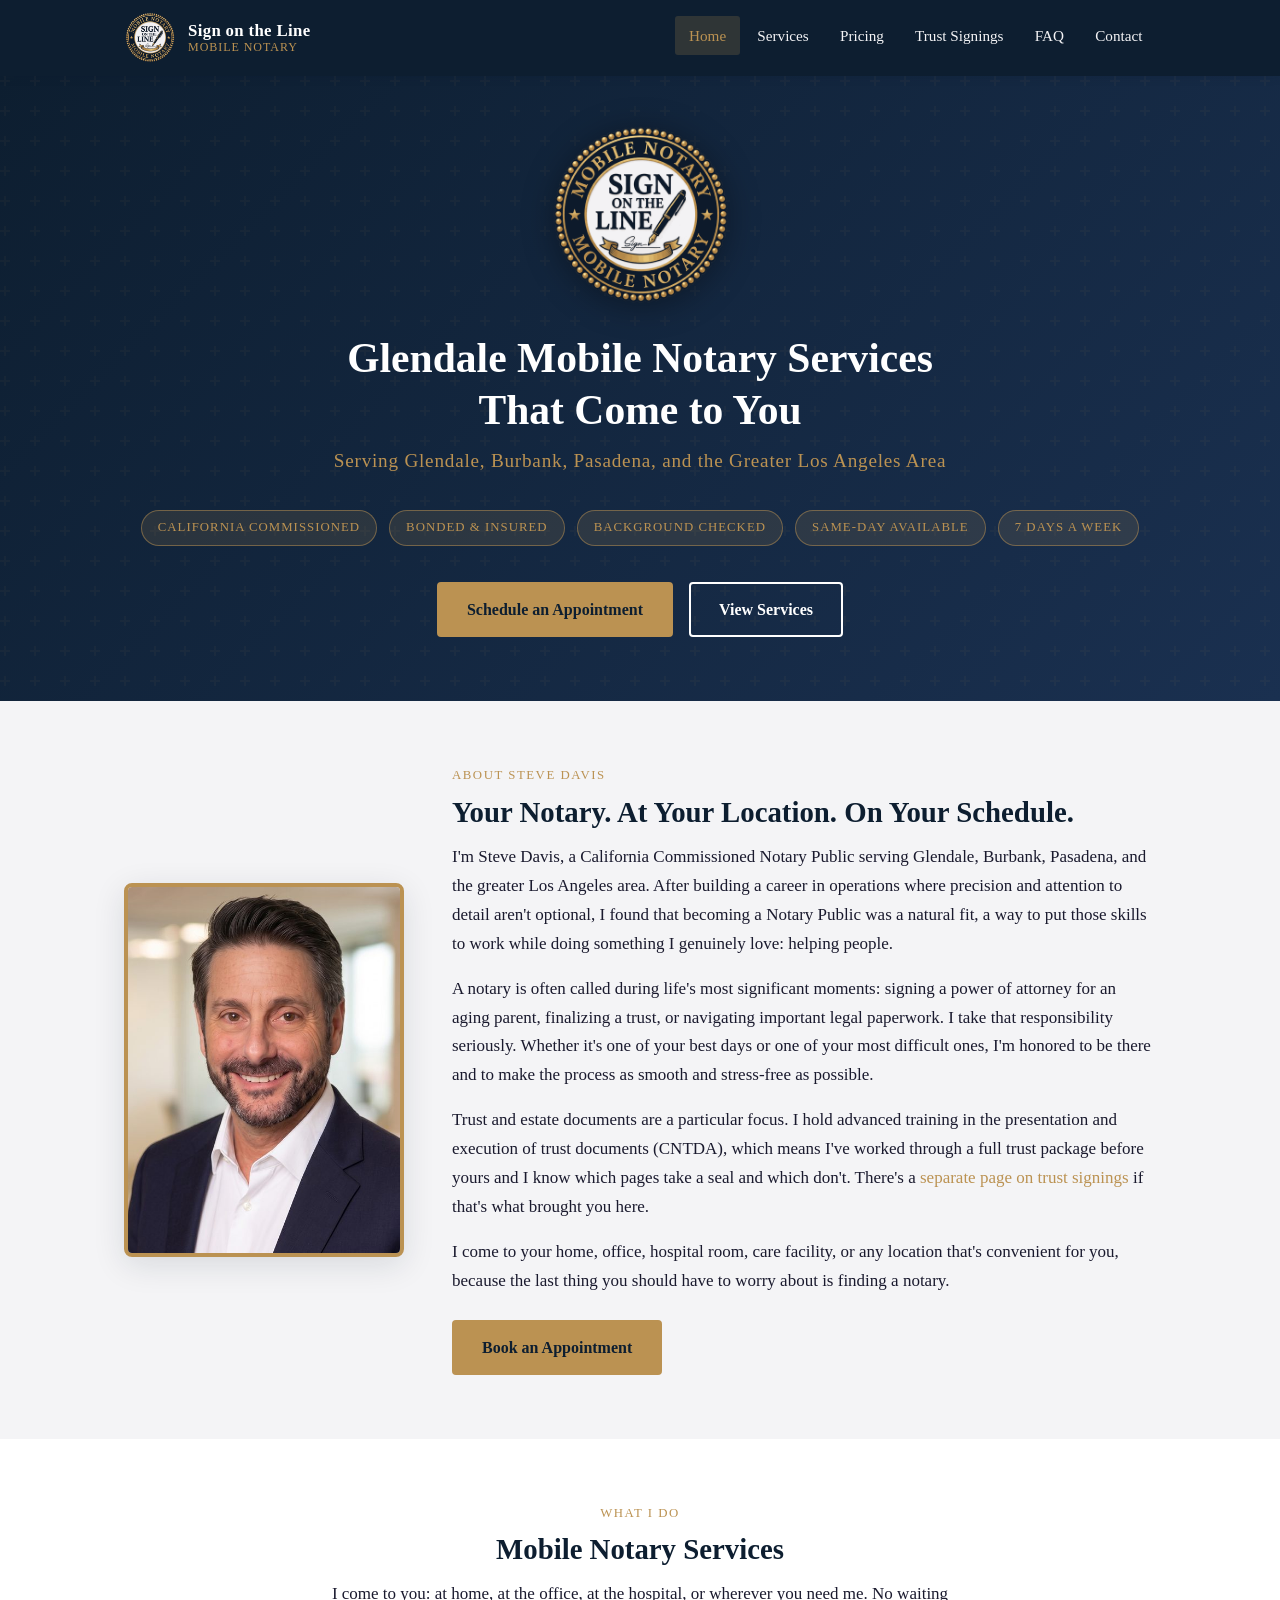
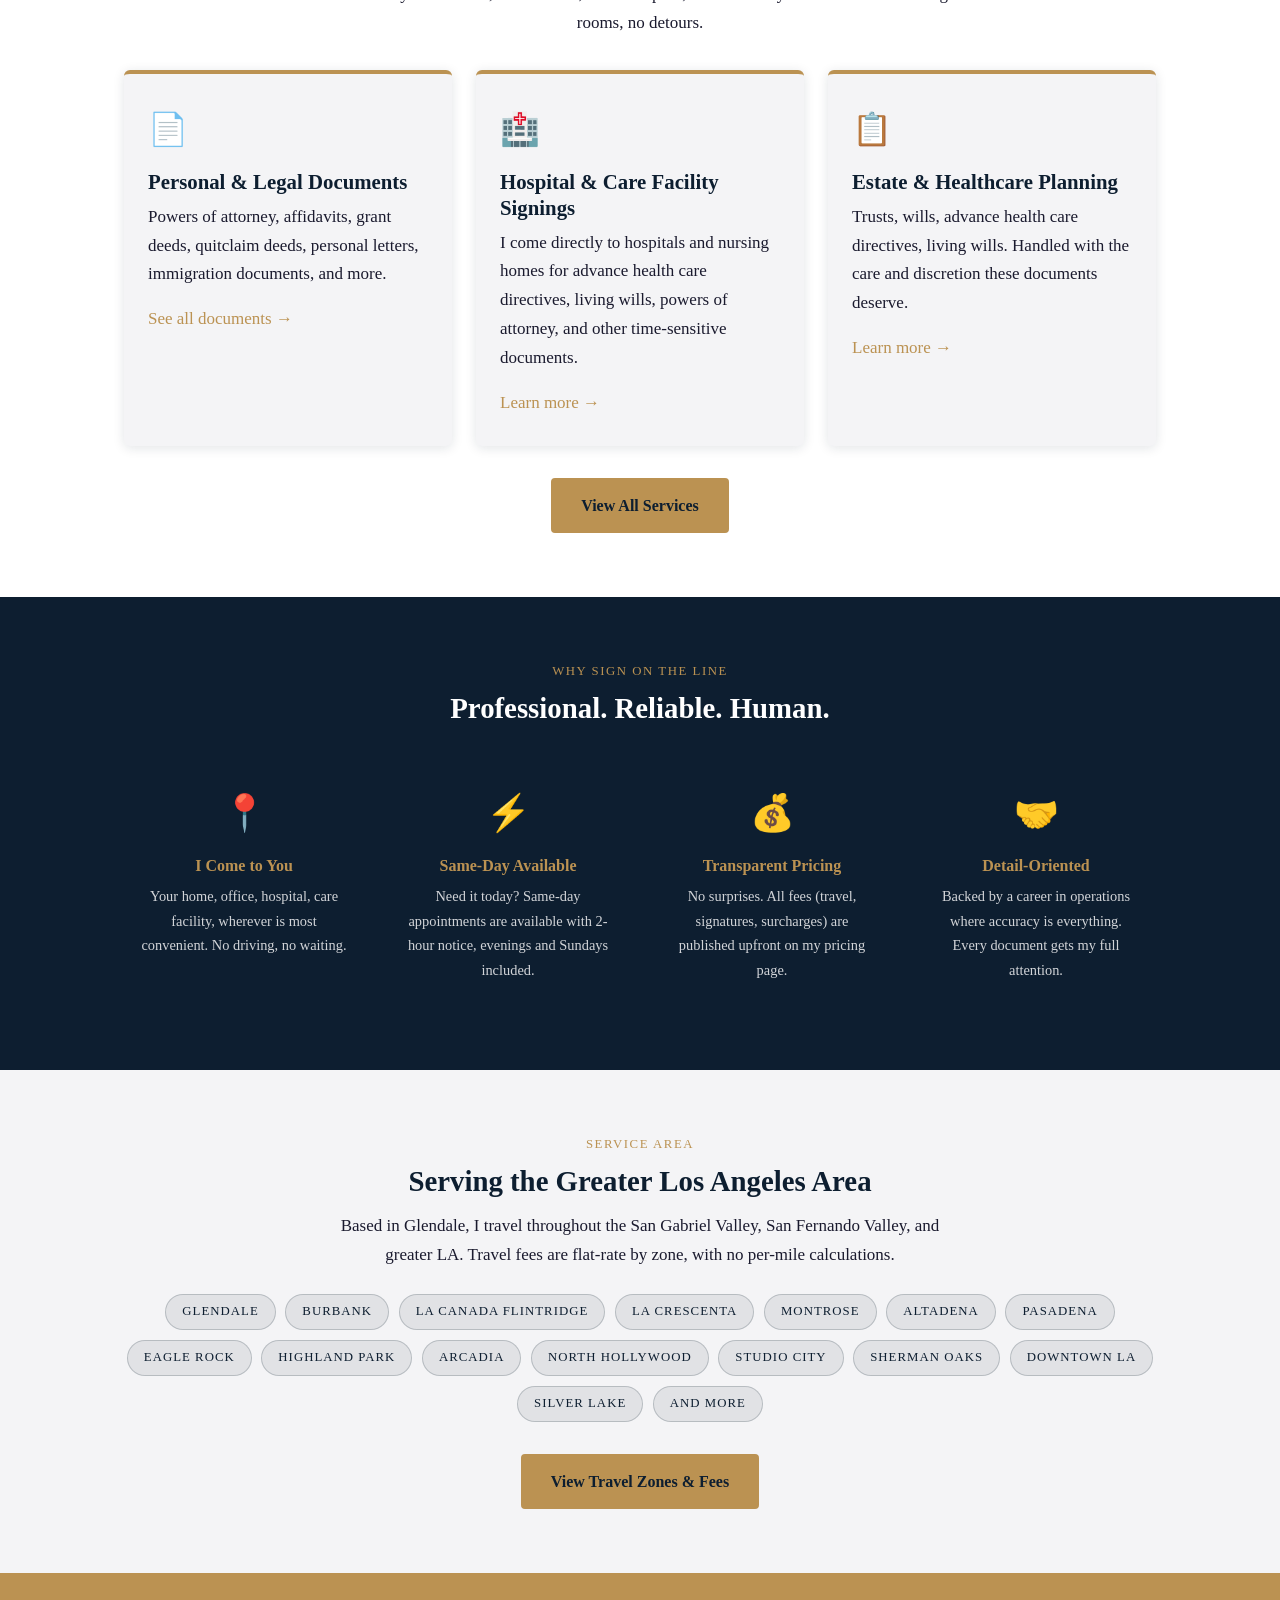
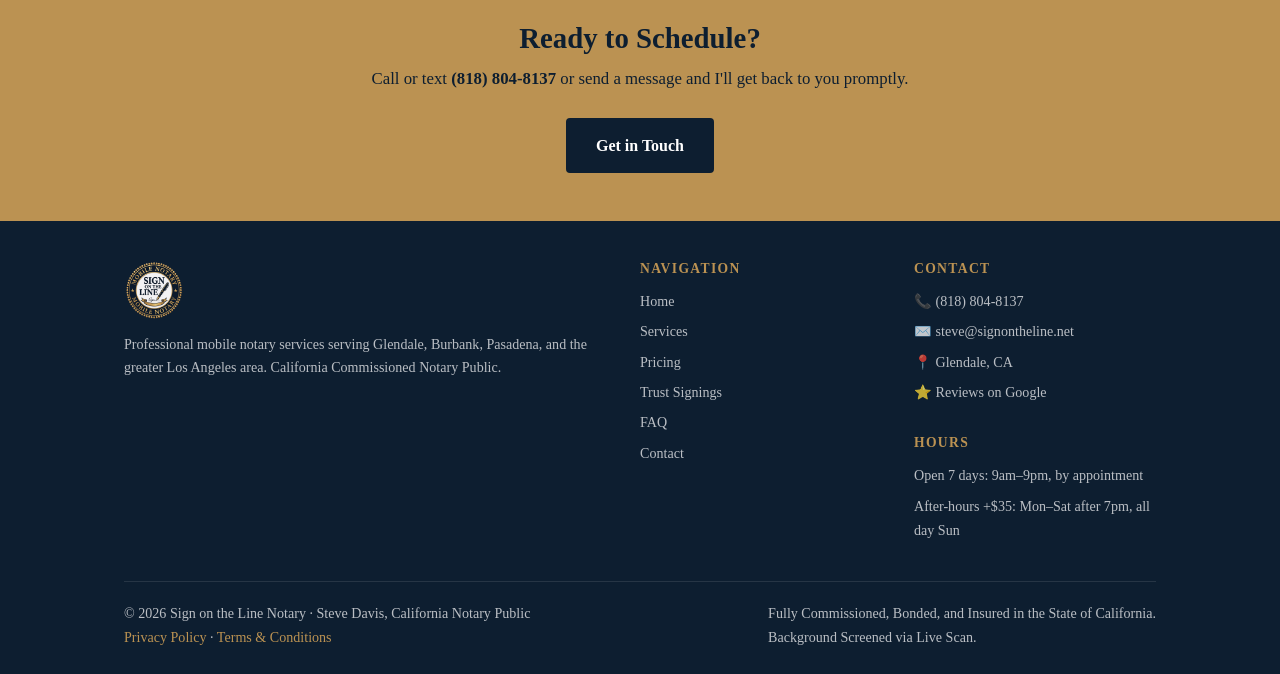
<file: index.html>
<!DOCTYPE html>
<html lang="en">
<head>
  <meta charset="UTF-8">
  <meta name="viewport" content="width=device-width, initial-scale=1.0">
  <title>Sign on the Line | Mobile Notary, Glendale, CA</title>
  <meta name="description" content="Professional mobile notary services in Glendale, Burbank, Pasadena, and greater Los Angeles. Available 7 days a week. Steve Davis, California Commissioned Notary Public.">
  <meta name="keywords" content="mobile notary Glendale CA, notary public Glendale, mobile notary Los Angeles, notary near me, power of attorney notary, estate documents notary">
  <link rel="canonical" href="https://signontheline.net/">
  <link rel="stylesheet" href="styles.css">
  <link rel="icon" href="images/logo.png" type="image/png">
  <meta property="og:type" content="website">
  <meta property="og:site_name" content="Sign on the Line Notary">
  <meta property="og:title" content="Sign on the Line | Mobile Notary, Glendale, CA">
  <meta property="og:description" content="Professional mobile notary services in Glendale, Burbank, Pasadena, and greater Los Angeles. Available 7 days a week. Steve Davis, California Commissioned Notary Public.">
  <meta property="og:url" content="https://signontheline.net/">
  <meta property="og:image" content="https://signontheline.net/images/logo.png">
  <meta name="twitter:card" content="summary">
  <script type="application/ld+json">
{
  "@context": "https://schema.org",
  "@type": "Notary",
  "@id": "https://signontheline.net/#business",
  "name": "Sign on the Line Notary",
  "alternateName": "Sign on the Line Mobile Notary",
  "description": "Mobile notary public in Glendale, California. Comes to homes, offices, hospitals, and care facilities across Glendale, Burbank, Pasadena, and greater Los Angeles. Trust and estate signing specialist.",
  "url": "https://signontheline.net/",
  "logo": "https://signontheline.net/images/logo.png",
  "image": "https://signontheline.net/images/headshot.jpg",
  "telephone": "+1-818-804-8137",
  "email": "steve@signontheline.net",
  "priceRange": "$$",
  "address": {
    "@type": "PostalAddress",
    "addressLocality": "Glendale",
    "addressRegion": "CA",
    "addressCountry": "US"
  },
  "areaServed": [
    {
      "@type": "City",
      "name": "Glendale, CA"
    },
    {
      "@type": "City",
      "name": "Burbank, CA"
    },
    {
      "@type": "City",
      "name": "La Canada Flintridge, CA"
    },
    {
      "@type": "City",
      "name": "La Crescenta, CA"
    },
    {
      "@type": "City",
      "name": "Montrose, CA"
    },
    {
      "@type": "City",
      "name": "Verdugo City, CA"
    },
    {
      "@type": "City",
      "name": "Tujunga, CA"
    },
    {
      "@type": "City",
      "name": "Sunland, CA"
    },
    {
      "@type": "City",
      "name": "Altadena, CA"
    },
    {
      "@type": "City",
      "name": "Pasadena, CA"
    },
    {
      "@type": "City",
      "name": "South Pasadena, CA"
    },
    {
      "@type": "City",
      "name": "San Marino, CA"
    },
    {
      "@type": "City",
      "name": "Sierra Madre, CA"
    },
    {
      "@type": "City",
      "name": "Arcadia, CA"
    },
    {
      "@type": "City",
      "name": "Monrovia, CA"
    },
    {
      "@type": "City",
      "name": "Eagle Rock, CA"
    },
    {
      "@type": "City",
      "name": "Highland Park, CA"
    },
    {
      "@type": "City",
      "name": "Glassell Park, CA"
    },
    {
      "@type": "City",
      "name": "Mount Washington, CA"
    },
    {
      "@type": "City",
      "name": "Cypress Park, CA"
    },
    {
      "@type": "City",
      "name": "North Hollywood, CA"
    },
    {
      "@type": "City",
      "name": "Valley Village, CA"
    },
    {
      "@type": "City",
      "name": "Studio City, CA"
    },
    {
      "@type": "City",
      "name": "Toluca Lake, CA"
    },
    {
      "@type": "City",
      "name": "Sherman Oaks, CA"
    },
    {
      "@type": "City",
      "name": "Van Nuys, CA"
    },
    {
      "@type": "City",
      "name": "Northridge, CA"
    },
    {
      "@type": "City",
      "name": "Alhambra, CA"
    },
    {
      "@type": "City",
      "name": "Temple City, CA"
    },
    {
      "@type": "City",
      "name": "Los Feliz, CA"
    },
    {
      "@type": "City",
      "name": "Atwater Village, CA"
    },
    {
      "@type": "City",
      "name": "Silver Lake, CA"
    },
    {
      "@type": "City",
      "name": "Echo Park, CA"
    },
    {
      "@type": "City",
      "name": "Lincoln Heights, CA"
    },
    {
      "@type": "City",
      "name": "Downtown Los Angeles, CA"
    }
  ],
  "openingHoursSpecification": [
    {
      "@type": "OpeningHoursSpecification",
      "dayOfWeek": [
        "Monday",
        "Tuesday",
        "Wednesday",
        "Thursday",
        "Friday",
        "Saturday",
        "Sunday"
      ],
      "opens": "09:00",
      "closes": "21:00"
    }
  ],
  "sameAs": [
    "https://maps.app.goo.gl/oNo3c1g6guNAaXf79"
  ],
  "paymentAccepted": "Cash, Zelle, Venmo, Check, Credit Card",
  "founder": {
    "@type": "Person",
    "name": "Steve Davis",
    "jobTitle": "California Notary Public",
    "hasCredential": {
      "@type": "EducationalOccupationalCredential",
      "name": "Certified Notary Trust Delivery Agent (CNTDA)"
    }
  },
  "makesOffer": [
    {
      "@type": "Offer",
      "name": "Notarized signature",
      "price": "15.00",
      "priceCurrency": "USD",
      "description": "Per notarized signature, California statutory maximum. $20 starting January 1, 2027."
    }
  ]
}
  </script>
</head>
<body>

  <!-- ====== NAVIGATION ====== -->
  <header class="site-header">
    <nav class="nav-inner">
      <a href="index.html" class="nav-logo">
        <img src="images/logo.png" alt="Sign on the Line Notary Logo">
        <div class="nav-logo-text">
          <span class="nav-logo-name">Sign on the Line</span>
          <span class="nav-logo-sub">Mobile Notary</span>
        </div>
      </a>
      <button class="nav-toggle" id="navToggle" aria-label="Open menu">
        <span></span><span></span><span></span>
      </button>
      <ul class="nav-menu" id="navMenu">
        <li><a href="index.html" class="active">Home</a></li>
        <li><a href="services.html">Services</a></li>
        <li><a href="pricing.html">Pricing</a></li>
        <li><a href="trust-signings.html">Trust Signings</a></li>
        <li><a href="faq.html">FAQ</a></li>
        <li><a href="contact.html">Contact</a></li>
      </ul>
    </nav>
  </header>

  <!-- ====== HERO ====== -->
  <section class="hero">
    <div class="container hero-content">
      <img src="images/logo.png" alt="Sign on the Line Notary" class="hero-logo">
      <h1>Glendale Mobile Notary Services<br>That Come to You</h1>
      <p class="hero-tagline">Serving Glendale, Burbank, Pasadena, and the Greater Los Angeles Area</p>
      <div class="hero-badges">
        <span class="badge">California Commissioned</span>
        <span class="badge">Bonded &amp; Insured</span>
        <span class="badge">Background Checked</span>
        <span class="badge">Same-Day Available</span>
        <span class="badge">7 Days a Week</span>
      </div>
      <div class="hero-ctas">
        <a href="contact.html" class="btn btn-primary">Schedule an Appointment</a>
        <a href="services.html" class="btn btn-outline">View Services</a>
      </div>
    </div>
  </section>

  <!-- ====== ABOUT ====== -->
  <section class="about">
    <div class="container">
      <div class="about-grid">
        <div>
          <img src="images/headshot.jpg" alt="Steve Davis, Mobile Notary" class="about-photo">
        </div>
        <div class="about-text">
          <p class="section-label">About Steve Davis</p>
          <h2>Your Notary. At Your Location. On Your Schedule.</h2>
          <p>I'm Steve Davis, a California Commissioned Notary Public serving Glendale, Burbank, Pasadena, and the greater Los Angeles area. After building a career in operations where precision and attention to detail aren't optional, I found that becoming a Notary Public was a natural fit, a way to put those skills to work while doing something I genuinely love: helping people.</p>
          <p>A notary is often called during life's most significant moments: signing a power of attorney for an aging parent, finalizing a trust, or navigating important legal paperwork. I take that responsibility seriously. Whether it's one of your best days or one of your most difficult ones, I'm honored to be there and to make the process as smooth and stress-free as possible.</p>
          <p>Trust and estate documents are a particular focus. I hold advanced training in the presentation and execution of trust documents (CNTDA), which means I've worked through a full trust package before yours and I know which pages take a seal and which don't. There's a <a href="trust-signings.html">separate page on trust signings</a> if that's what brought you here.</p>
          <p>I come to your home, office, hospital room, care facility, or any location that's convenient for you, because the last thing you should have to worry about is finding a notary.</p>
          <a href="contact.html" class="btn btn-primary" style="margin-top:0.5rem;">Book an Appointment</a>
        </div>
      </div>
    </div>
  </section>

  <!-- ====== SERVICES PREVIEW ====== -->
  <section class="services-preview">
    <div class="container">
      <p class="section-label" style="text-align:center;">What I Do</p>
      <h2 style="text-align:center;">Mobile Notary Services</h2>
      <p style="text-align:center; max-width:640px; margin:0 auto 0.25rem;">I come to you: at home, at the office, at the hospital, or wherever you need me. No waiting rooms, no detours.</p>
      <div class="services-grid">
        <div class="service-card">
          <div class="service-card-icon">📄</div>
          <h3>Personal &amp; Legal Documents</h3>
          <p>Powers of attorney, affidavits, grant deeds, quitclaim deeds, personal letters, immigration documents, and more.</p>
          <a href="services.html">See all documents &rarr;</a>
        </div>
        <div class="service-card">
          <div class="service-card-icon">🏥</div>
          <h3>Hospital &amp; Care Facility Signings</h3>
          <p>I come directly to hospitals and nursing homes for advance health care directives, living wills, powers of attorney, and other time-sensitive documents.</p>
          <a href="services.html#special-locations">Learn more &rarr;</a>
        </div>
        <div class="service-card">
          <div class="service-card-icon">📋</div>
          <h3>Estate &amp; Healthcare Planning</h3>
          <p>Trusts, wills, advance health care directives, living wills. Handled with the care and discretion these documents deserve.</p>
          <a href="trust-signings.html">Learn more &rarr;</a>
        </div>
      </div>
      <div style="text-align:center; margin-top:2rem;">
        <a href="services.html" class="btn btn-primary">View All Services</a>
      </div>
    </div>
  </section>

  <!-- ====== WHY CHOOSE ====== -->
  <section class="why-choose">
    <div class="container">
      <p class="section-label" style="text-align:center; color:var(--gold);">Why Sign on the Line</p>
      <h2 style="text-align:center;">Professional. Reliable. Human.</h2>
      <div class="why-grid">
        <div class="why-item">
          <div class="why-icon">📍</div>
          <h3>I Come to You</h3>
          <p>Your home, office, hospital, care facility, wherever is most convenient. No driving, no waiting.</p>
        </div>
        <div class="why-item">
          <div class="why-icon">⚡</div>
          <h3>Same-Day Available</h3>
          <p>Need it today? Same-day appointments are available with 2-hour notice, evenings and Sundays included.</p>
        </div>
        <div class="why-item">
          <div class="why-icon">💰</div>
          <h3>Transparent Pricing</h3>
          <p>No surprises. All fees (travel, signatures, surcharges) are published upfront on my pricing page.</p>
        </div>
        <div class="why-item">
          <div class="why-icon">🤝</div>
          <h3>Detail-Oriented</h3>
          <p>Backed by a career in operations where accuracy is everything. Every document gets my full attention.</p>
        </div>
      </div>
    </div>
  </section>

  <!-- ====== SERVICE AREA ====== -->
  <section style="padding: 4rem 0; background: var(--offwhite);">
    <div class="container" style="text-align:center;">
      <p class="section-label">Service Area</p>
      <h2>Serving the Greater Los Angeles Area</h2>
      <p style="max-width:600px; margin: 0 auto 1.5rem;">Based in Glendale, I travel throughout the San Gabriel Valley, San Fernando Valley, and greater LA. Travel fees are flat-rate by zone, with no per-mile calculations.</p>
      <div style="display:flex; flex-wrap:wrap; justify-content:center; gap:0.6rem; margin-bottom:2rem;">
        <span class="badge" style="color:var(--navy); background:rgba(13,30,48,0.08); border-color:rgba(13,30,48,0.2);">Glendale</span>
        <span class="badge" style="color:var(--navy); background:rgba(13,30,48,0.08); border-color:rgba(13,30,48,0.2);">Burbank</span>
        <span class="badge" style="color:var(--navy); background:rgba(13,30,48,0.08); border-color:rgba(13,30,48,0.2);">La Canada Flintridge</span>
        <span class="badge" style="color:var(--navy); background:rgba(13,30,48,0.08); border-color:rgba(13,30,48,0.2);">La Crescenta</span>
        <span class="badge" style="color:var(--navy); background:rgba(13,30,48,0.08); border-color:rgba(13,30,48,0.2);">Montrose</span>
        <span class="badge" style="color:var(--navy); background:rgba(13,30,48,0.08); border-color:rgba(13,30,48,0.2);">Altadena</span>
        <span class="badge" style="color:var(--navy); background:rgba(13,30,48,0.08); border-color:rgba(13,30,48,0.2);">Pasadena</span>
        <span class="badge" style="color:var(--navy); background:rgba(13,30,48,0.08); border-color:rgba(13,30,48,0.2);">Eagle Rock</span>
        <span class="badge" style="color:var(--navy); background:rgba(13,30,48,0.08); border-color:rgba(13,30,48,0.2);">Highland Park</span>
        <span class="badge" style="color:var(--navy); background:rgba(13,30,48,0.08); border-color:rgba(13,30,48,0.2);">Arcadia</span>
        <span class="badge" style="color:var(--navy); background:rgba(13,30,48,0.08); border-color:rgba(13,30,48,0.2);">North Hollywood</span>
        <span class="badge" style="color:var(--navy); background:rgba(13,30,48,0.08); border-color:rgba(13,30,48,0.2);">Studio City</span>
        <span class="badge" style="color:var(--navy); background:rgba(13,30,48,0.08); border-color:rgba(13,30,48,0.2);">Sherman Oaks</span>
        <span class="badge" style="color:var(--navy); background:rgba(13,30,48,0.08); border-color:rgba(13,30,48,0.2);">Downtown LA</span>
        <span class="badge" style="color:var(--navy); background:rgba(13,30,48,0.08); border-color:rgba(13,30,48,0.2);">Silver Lake</span>
        <span class="badge" style="color:var(--navy); background:rgba(13,30,48,0.08); border-color:rgba(13,30,48,0.2);">And More</span>
      </div>
      <a href="pricing.html" class="btn btn-primary">View Travel Zones &amp; Fees</a>
    </div>
  </section>

  <!-- ====== CTA BANNER ====== -->
  <section class="cta-banner">
    <div class="container">
      <h2>Ready to Schedule?</h2>
      <p>Call or text <strong>(818) 804-8137</strong> or send a message and I'll get back to you promptly.</p>
      <a href="contact.html" class="btn btn-navy">Get in Touch</a>
    </div>
  </section>

  <!-- ====== FOOTER ====== -->
  <footer class="site-footer">
    <div class="footer-inner">
      <div class="footer-grid">
        <div class="footer-brand">
          <img src="images/logo.png" alt="Sign on the Line Notary">
          <p>Professional mobile notary services serving Glendale, Burbank, Pasadena, and the greater Los Angeles area. California Commissioned Notary Public.</p>
        </div>
        <div class="footer-col">
          <h4>Navigation</h4>
          <ul>
            <li><a href="index.html">Home</a></li>
            <li><a href="services.html">Services</a></li>
            <li><a href="pricing.html">Pricing</a></li>
            <li><a href="trust-signings.html">Trust Signings</a></li>
            <li><a href="faq.html">FAQ</a></li>
            <li><a href="contact.html">Contact</a></li>
          </ul>
        </div>
        <div class="footer-col">
          <h4>Contact</h4>
          <ul>
            <li>📞 <a href="tel:8188048137">(818) 804-8137</a></li>
            <li>✉️ <a href="mailto:steve@signontheline.net">steve@signontheline.net</a></li>
            <li>📍 Glendale, CA</li>
            <li>⭐ <a href="https://maps.app.goo.gl/oNo3c1g6guNAaXf79" target="_blank" rel="noopener">Reviews on Google</a></li>
          </ul>
          <br>
          <h4>Hours</h4>
          <ul>
            <li>Open 7 days: 9am–9pm, by&nbsp;appointment</li>
            <li>After-hours +$35: Mon–Sat after 7pm, all day Sun</li>
          </ul>
        </div>
      </div>
      <div class="footer-bottom">
        <p>&copy; 2026 Sign on the Line Notary &middot; Steve Davis, California Notary Public<br>
          <a href="privacy.html">Privacy Policy</a> &middot; <a href="terms.html">Terms &amp; Conditions</a></p>
        <p>Fully Commissioned, Bonded, and Insured in the State of California.<br>Background Screened via Live Scan.</p>
      </div>
    </div>
  </footer>

  <script>
    // Mobile nav toggle
    document.getElementById('navToggle').addEventListener('click', function() {
      document.getElementById('navMenu').classList.toggle('open');
    });
  </script>

</body>
</html>
</file>
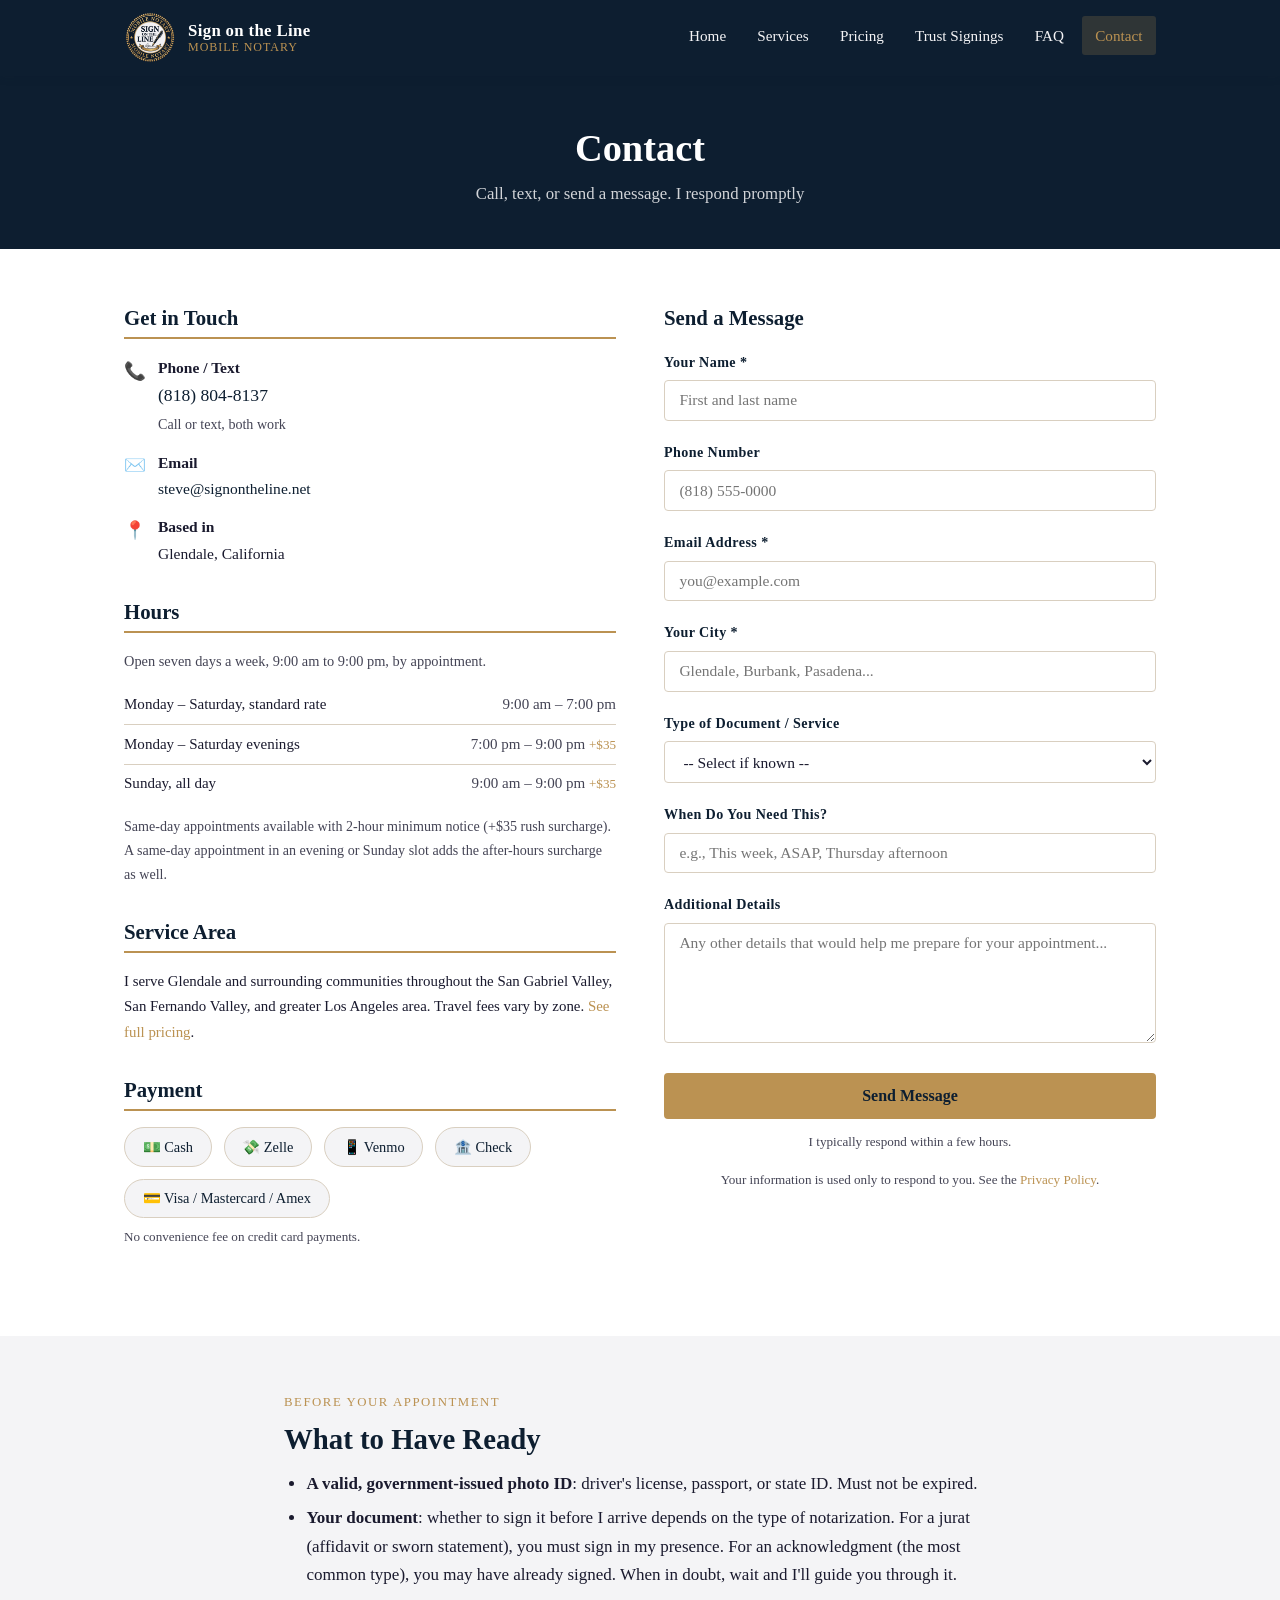
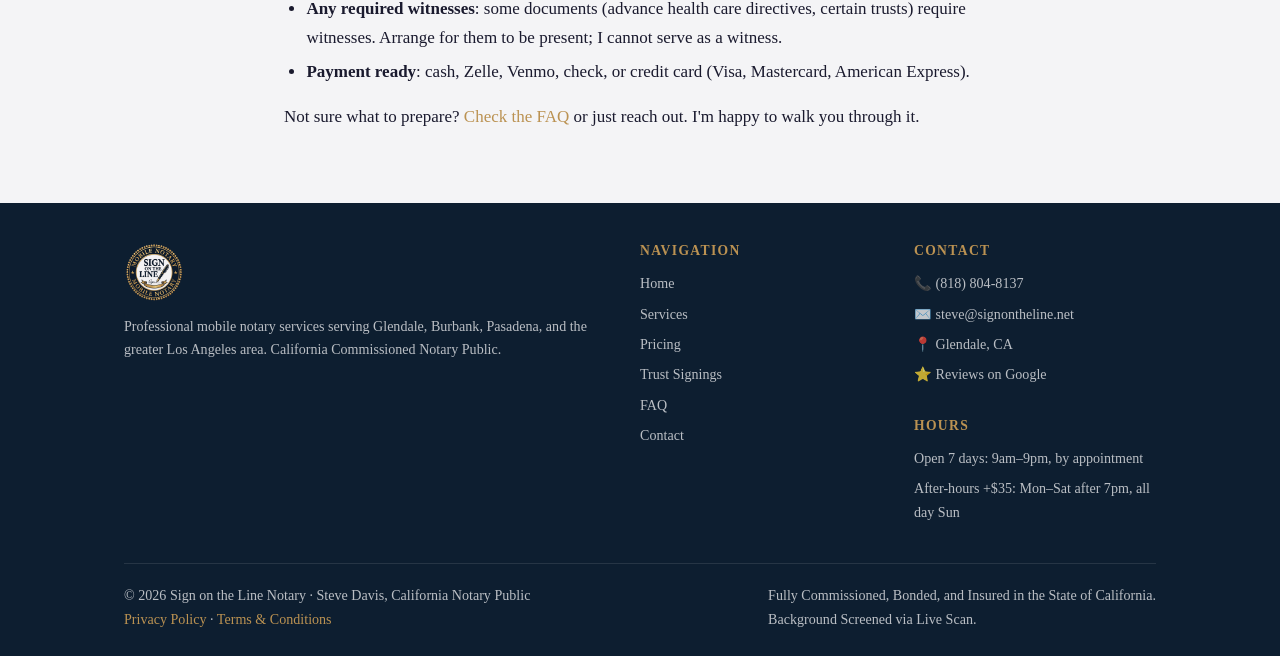
<file: contact.html>
<!DOCTYPE html>
<html lang="en">
<head>
  <meta charset="UTF-8">
  <meta name="viewport" content="width=device-width, initial-scale=1.0">
  <title>Contact | Sign on the Line Mobile Notary, Glendale, CA</title>
  <meta name="description" content="Contact Sign on the Line Notary to schedule a mobile notary appointment in Glendale or greater Los Angeles. Call, text, or email Steve Davis.">
  <link rel="stylesheet" href="styles.css">
  <link rel="icon" href="images/logo.png" type="image/png">
  <style>
    /* Additional contact page styles */
    .hours-table { width:100%; border-collapse:collapse; margin-top:0.75rem; font-size:0.94rem; }
    .hours-table td { padding:0.4rem 0; border-bottom:1px solid var(--border); }
    .hours-table tr:last-child td { border-bottom:none; }
    .hours-table td:last-child { text-align:right; color:var(--text-mid); }
    .hours-surcharge { color:var(--gold); font-size:0.82rem; }
  </style>
  <link rel="canonical" href="https://signontheline.net/contact.html">
  <meta property="og:type" content="website">
  <meta property="og:site_name" content="Sign on the Line Notary">
  <meta property="og:title" content="Contact | Sign on the Line Mobile Notary, Glendale, CA">
  <meta property="og:description" content="Contact Sign on the Line Notary to schedule a mobile notary appointment in Glendale or greater Los Angeles. Call, text, or email Steve Davis.">
  <meta property="og:url" content="https://signontheline.net/contact.html">
  <meta property="og:image" content="https://signontheline.net/images/logo.png">
  <meta name="twitter:card" content="summary">
  <script type="application/ld+json">
{
  "@context": "https://schema.org",
  "@type": "Notary",
  "@id": "https://signontheline.net/#business",
  "name": "Sign on the Line Notary",
  "alternateName": "Sign on the Line Mobile Notary",
  "description": "Mobile notary public in Glendale, California. Comes to homes, offices, hospitals, and care facilities across Glendale, Burbank, Pasadena, and greater Los Angeles. Trust and estate signing specialist.",
  "url": "https://signontheline.net/",
  "logo": "https://signontheline.net/images/logo.png",
  "image": "https://signontheline.net/images/headshot.jpg",
  "telephone": "+1-818-804-8137",
  "email": "steve@signontheline.net",
  "priceRange": "$$",
  "address": {
    "@type": "PostalAddress",
    "addressLocality": "Glendale",
    "addressRegion": "CA",
    "addressCountry": "US"
  },
  "areaServed": [
    {
      "@type": "City",
      "name": "Glendale, CA"
    },
    {
      "@type": "City",
      "name": "Burbank, CA"
    },
    {
      "@type": "City",
      "name": "La Canada Flintridge, CA"
    },
    {
      "@type": "City",
      "name": "La Crescenta, CA"
    },
    {
      "@type": "City",
      "name": "Montrose, CA"
    },
    {
      "@type": "City",
      "name": "Verdugo City, CA"
    },
    {
      "@type": "City",
      "name": "Tujunga, CA"
    },
    {
      "@type": "City",
      "name": "Sunland, CA"
    },
    {
      "@type": "City",
      "name": "Altadena, CA"
    },
    {
      "@type": "City",
      "name": "Pasadena, CA"
    },
    {
      "@type": "City",
      "name": "South Pasadena, CA"
    },
    {
      "@type": "City",
      "name": "San Marino, CA"
    },
    {
      "@type": "City",
      "name": "Sierra Madre, CA"
    },
    {
      "@type": "City",
      "name": "Arcadia, CA"
    },
    {
      "@type": "City",
      "name": "Monrovia, CA"
    },
    {
      "@type": "City",
      "name": "Eagle Rock, CA"
    },
    {
      "@type": "City",
      "name": "Highland Park, CA"
    },
    {
      "@type": "City",
      "name": "Glassell Park, CA"
    },
    {
      "@type": "City",
      "name": "Mount Washington, CA"
    },
    {
      "@type": "City",
      "name": "Cypress Park, CA"
    },
    {
      "@type": "City",
      "name": "North Hollywood, CA"
    },
    {
      "@type": "City",
      "name": "Valley Village, CA"
    },
    {
      "@type": "City",
      "name": "Studio City, CA"
    },
    {
      "@type": "City",
      "name": "Toluca Lake, CA"
    },
    {
      "@type": "City",
      "name": "Sherman Oaks, CA"
    },
    {
      "@type": "City",
      "name": "Van Nuys, CA"
    },
    {
      "@type": "City",
      "name": "Northridge, CA"
    },
    {
      "@type": "City",
      "name": "Alhambra, CA"
    },
    {
      "@type": "City",
      "name": "Temple City, CA"
    },
    {
      "@type": "City",
      "name": "Los Feliz, CA"
    },
    {
      "@type": "City",
      "name": "Atwater Village, CA"
    },
    {
      "@type": "City",
      "name": "Silver Lake, CA"
    },
    {
      "@type": "City",
      "name": "Echo Park, CA"
    },
    {
      "@type": "City",
      "name": "Lincoln Heights, CA"
    },
    {
      "@type": "City",
      "name": "Downtown Los Angeles, CA"
    }
  ],
  "openingHoursSpecification": [
    {
      "@type": "OpeningHoursSpecification",
      "dayOfWeek": [
        "Monday",
        "Tuesday",
        "Wednesday",
        "Thursday",
        "Friday",
        "Saturday",
        "Sunday"
      ],
      "opens": "09:00",
      "closes": "21:00"
    }
  ],
  "sameAs": [
    "https://maps.app.goo.gl/oNo3c1g6guNAaXf79"
  ],
  "paymentAccepted": "Cash, Zelle, Venmo, Check, Credit Card",
  "founder": {
    "@type": "Person",
    "name": "Steve Davis",
    "jobTitle": "California Notary Public",
    "hasCredential": {
      "@type": "EducationalOccupationalCredential",
      "name": "Certified Notary Trust Delivery Agent (CNTDA)"
    }
  },
  "makesOffer": [
    {
      "@type": "Offer",
      "name": "Notarized signature",
      "price": "15.00",
      "priceCurrency": "USD",
      "description": "Per notarized signature, California statutory maximum. $20 starting January 1, 2027."
    }
  ]
}
  </script>
</head>
<body>

  <!-- ====== NAVIGATION ====== -->
  <header class="site-header">
    <nav class="nav-inner">
      <a href="index.html" class="nav-logo">
        <img src="images/logo.png" alt="Sign on the Line Notary Logo">
        <div class="nav-logo-text">
          <span class="nav-logo-name">Sign on the Line</span>
          <span class="nav-logo-sub">Mobile Notary</span>
        </div>
      </a>
      <button class="nav-toggle" id="navToggle" aria-label="Open menu">
        <span></span><span></span><span></span>
      </button>
      <ul class="nav-menu" id="navMenu">
        <li><a href="index.html">Home</a></li>
        <li><a href="services.html">Services</a></li>
        <li><a href="pricing.html">Pricing</a></li>
        <li><a href="trust-signings.html">Trust Signings</a></li>
        <li><a href="faq.html">FAQ</a></li>
        <li><a href="contact.html" class="active">Contact</a></li>
      </ul>
    </nav>
  </header>

  <!-- ====== PAGE HERO ====== -->
  <section class="page-hero">
    <div class="container">
      <h1>Contact</h1>
      <p>Call, text, or send a message. I respond promptly</p>
    </div>
  </section>

  <!-- ====== CONTACT SECTION ====== -->
  <section class="content-section">
    <div class="container">
      <div class="contact-grid">

        <!-- LEFT: Info -->
        <div>
          <div class="contact-info-block">
            <h3>Get in Touch</h3>
            <div class="contact-row">
              <span class="icon">📞</span>
              <div>
                <strong>Phone / Text</strong><br>
                <a href="tel:8188048137" style="font-size:1.1rem; color:var(--navy);">(818) 804-8137</a><br>
                <span style="font-size:0.88rem; color:var(--text-mid);">Call or text, both work</span>
              </div>
            </div>
            <div class="contact-row">
              <span class="icon">✉️</span>
              <div>
                <strong>Email</strong><br>
                <a href="mailto:steve@signontheline.net" style="color:var(--navy);">steve@signontheline.net</a>
              </div>
            </div>
            <div class="contact-row">
              <span class="icon">📍</span>
              <div>
                <strong>Based in</strong><br>
                Glendale, California
              </div>
            </div>
          </div>

          <div class="contact-info-block">
            <h3>Hours</h3>
            <p style="font-size:0.9rem; margin:0.4rem 0 0; color:var(--text-mid);">Open seven days a week, 9:00 am to 9:00 pm, by&nbsp;appointment.</p>
            <table class="hours-table">
              <tbody>
                <tr>
                  <td>Monday – Saturday, standard rate</td>
                  <td>9:00 am – 7:00 pm</td>
                </tr>
                <tr>
                  <td>Monday – Saturday evenings</td>
                  <td>7:00 pm – 9:00 pm <span class="hours-surcharge">+$35</span></td>
                </tr>
                <tr>
                  <td>Sunday, all day</td>
                  <td>9:00 am – 9:00 pm <span class="hours-surcharge">+$35</span></td>
                </tr>
              </tbody>
            </table>
            <p style="font-size:0.88rem; margin-top:0.75rem; color:var(--text-mid);">Same-day appointments available with 2-hour minimum notice (+$35 rush surcharge). A same-day appointment in an evening or Sunday slot adds the after-hours surcharge as well.</p>
          </div>

          <div class="contact-info-block">
            <h3>Service Area</h3>
            <p style="font-size:0.93rem;">I serve Glendale and surrounding communities throughout the San Gabriel Valley, San Fernando Valley, and greater Los Angeles area. Travel fees vary by zone. <a href="pricing.html">See full pricing</a>.</p>
          </div>

          <div class="contact-info-block">
            <h3>Payment</h3>
            <div class="payment-methods">
              <span class="payment-pill">💵 Cash</span>
              <span class="payment-pill">💸 Zelle</span>
              <span class="payment-pill">📱 Venmo</span>
              <span class="payment-pill">🏦 Check</span>
              <span class="payment-pill">💳 Visa / Mastercard / Amex</span>
            </div>
            <p style="font-size:0.82rem; margin-top:0.5rem; color:var(--text-mid);">No convenience fee on credit card payments.</p>
          </div>
        </div>

        <!-- RIGHT: Form -->
        <div>
          <h3 style="margin-bottom:1.25rem;">Send a Message</h3>
          <form class="contact-form" action="https://formspree.io/f/xgojzgyr" method="POST">
            <div class="form-group">
              <label for="name">Your Name *</label>
              <input type="text" id="name" name="name" required placeholder="First and last name">
            </div>
            <div class="form-group">
              <label for="phone">Phone Number</label>
              <input type="tel" id="phone" name="phone" placeholder="(818) 555-0000">
            </div>
            <div class="form-group">
              <label for="email">Email Address *</label>
              <input type="email" id="email" name="email" required placeholder="you@example.com">
            </div>
            <div class="form-group">
              <label for="city">Your City *</label>
              <input type="text" id="city" name="city" required placeholder="Glendale, Burbank, Pasadena...">
            </div>
            <div class="form-group">
              <label for="service">Type of Document / Service</label>
              <select id="service" name="service">
                <option value="">-- Select if known --</option>
                <option>Power of Attorney</option>
                <option>Advance Health Care Directive / Living Will</option>
                <option>Trust or Estate Documents</option>
                <option>Affidavit or Sworn Statement</option>
                <option>Real Estate Deed</option>
                <option>Immigration Documents</option>
                <option>Hospital / Care Facility Signing</option>
                <option>Other / Not Sure</option>
              </select>
            </div>
            <div class="form-group">
              <label for="timing">When Do You Need This?</label>
              <input type="text" id="timing" name="timing" placeholder="e.g., This week, ASAP, Thursday afternoon">
            </div>
            <div class="form-group">
              <label for="message">Additional Details</label>
              <textarea id="message" name="message" placeholder="Any other details that would help me prepare for your appointment..."></textarea>
            </div>
            <button type="submit" class="btn btn-primary" style="width:100%;">Send Message</button>
          </form>
          <p style="font-size:0.82rem; color:var(--text-mid); margin-top:0.75rem; text-align:center;">I typically respond within a few hours.</p>
          <p style="font-size:0.82rem; color:var(--text-mid); margin-top:0.35rem; text-align:center;">Your information is used only to respond to you. See the <a href="privacy.html">Privacy Policy</a>.</p>
        </div>

      </div>
    </div>
  </section>

  <!-- ====== WHAT TO PREPARE ====== -->
  <section class="content-section">
    <div class="container" style="max-width:760px;">
      <p class="section-label">Before Your Appointment</p>
      <h2>What to Have Ready</h2>
      <ul>
        <li><strong>A valid, government-issued photo ID</strong>: driver's license, passport, or state ID. Must not be expired.</li>
        <li><strong>Your document</strong>: whether to sign it before I arrive depends on the type of notarization. For a jurat (affidavit or sworn statement), you must sign in my presence. For an acknowledgment (the most common type), you may have already signed. When in doubt, wait and I'll guide you through it.</li>
        <li><strong>Any required witnesses</strong>: some documents (advance health care directives, certain trusts) require witnesses. Arrange for them to be present; I cannot serve as a witness.</li>
        <li><strong>Payment ready</strong>: cash, Zelle, Venmo, check, or credit card (Visa, Mastercard, American Express).</li>
      </ul>
      <p>Not sure what to prepare? <a href="faq.html">Check the FAQ</a> or just reach out. I'm happy to walk you through it.</p>
    </div>
  </section>

  <!-- ====== FOOTER ====== -->
  <footer class="site-footer">
    <div class="footer-inner">
      <div class="footer-grid">
        <div class="footer-brand">
          <img src="images/logo.png" alt="Sign on the Line Notary">
          <p>Professional mobile notary services serving Glendale, Burbank, Pasadena, and the greater Los Angeles area. California Commissioned Notary Public.</p>
        </div>
        <div class="footer-col">
          <h4>Navigation</h4>
          <ul>
            <li><a href="index.html">Home</a></li>
            <li><a href="services.html">Services</a></li>
            <li><a href="pricing.html">Pricing</a></li>
            <li><a href="trust-signings.html">Trust Signings</a></li>
            <li><a href="faq.html">FAQ</a></li>
            <li><a href="contact.html">Contact</a></li>
          </ul>
        </div>
        <div class="footer-col">
          <h4>Contact</h4>
          <ul>
            <li>📞 <a href="tel:8188048137">(818) 804-8137</a></li>
            <li>✉️ <a href="mailto:steve@signontheline.net">steve@signontheline.net</a></li>
            <li>📍 Glendale, CA</li>
            <li>⭐ <a href="https://maps.app.goo.gl/oNo3c1g6guNAaXf79" target="_blank" rel="noopener">Reviews on Google</a></li>
          </ul>
          <br>
          <h4>Hours</h4>
          <ul>
            <li>Open 7 days: 9am–9pm, by&nbsp;appointment</li>
            <li>After-hours +$35: Mon–Sat after 7pm, all day Sun</li>
          </ul>
        </div>
      </div>
      <div class="footer-bottom">
        <p>&copy; 2026 Sign on the Line Notary &middot; Steve Davis, California Notary Public<br>
          <a href="privacy.html">Privacy Policy</a> &middot; <a href="terms.html">Terms &amp; Conditions</a></p>
        <p>Fully Commissioned, Bonded, and Insured in the State of California.<br>Background Screened via Live Scan.</p>
      </div>
    </div>
  </footer>

  <script>
    document.getElementById('navToggle').addEventListener('click', function() {
      document.getElementById('navMenu').classList.toggle('open');
    });
  </script>

</body>
</html>
</file>
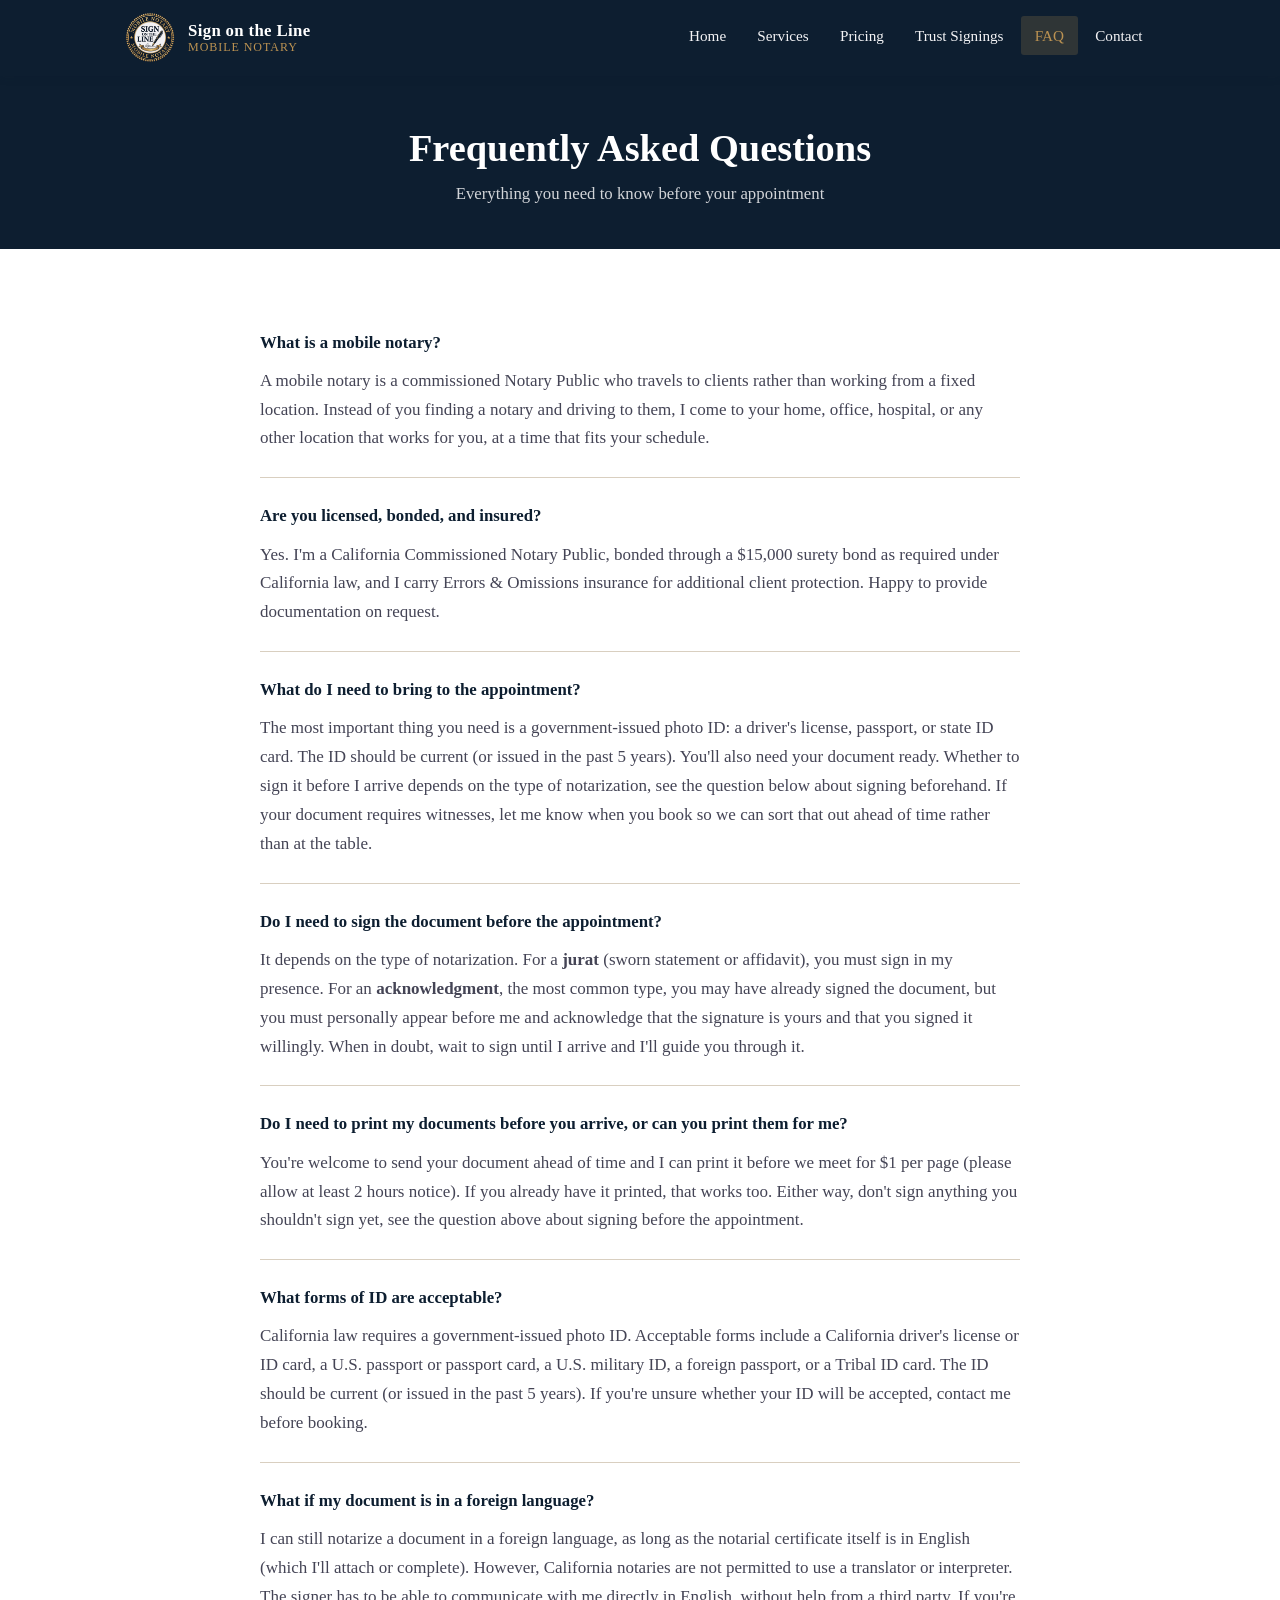
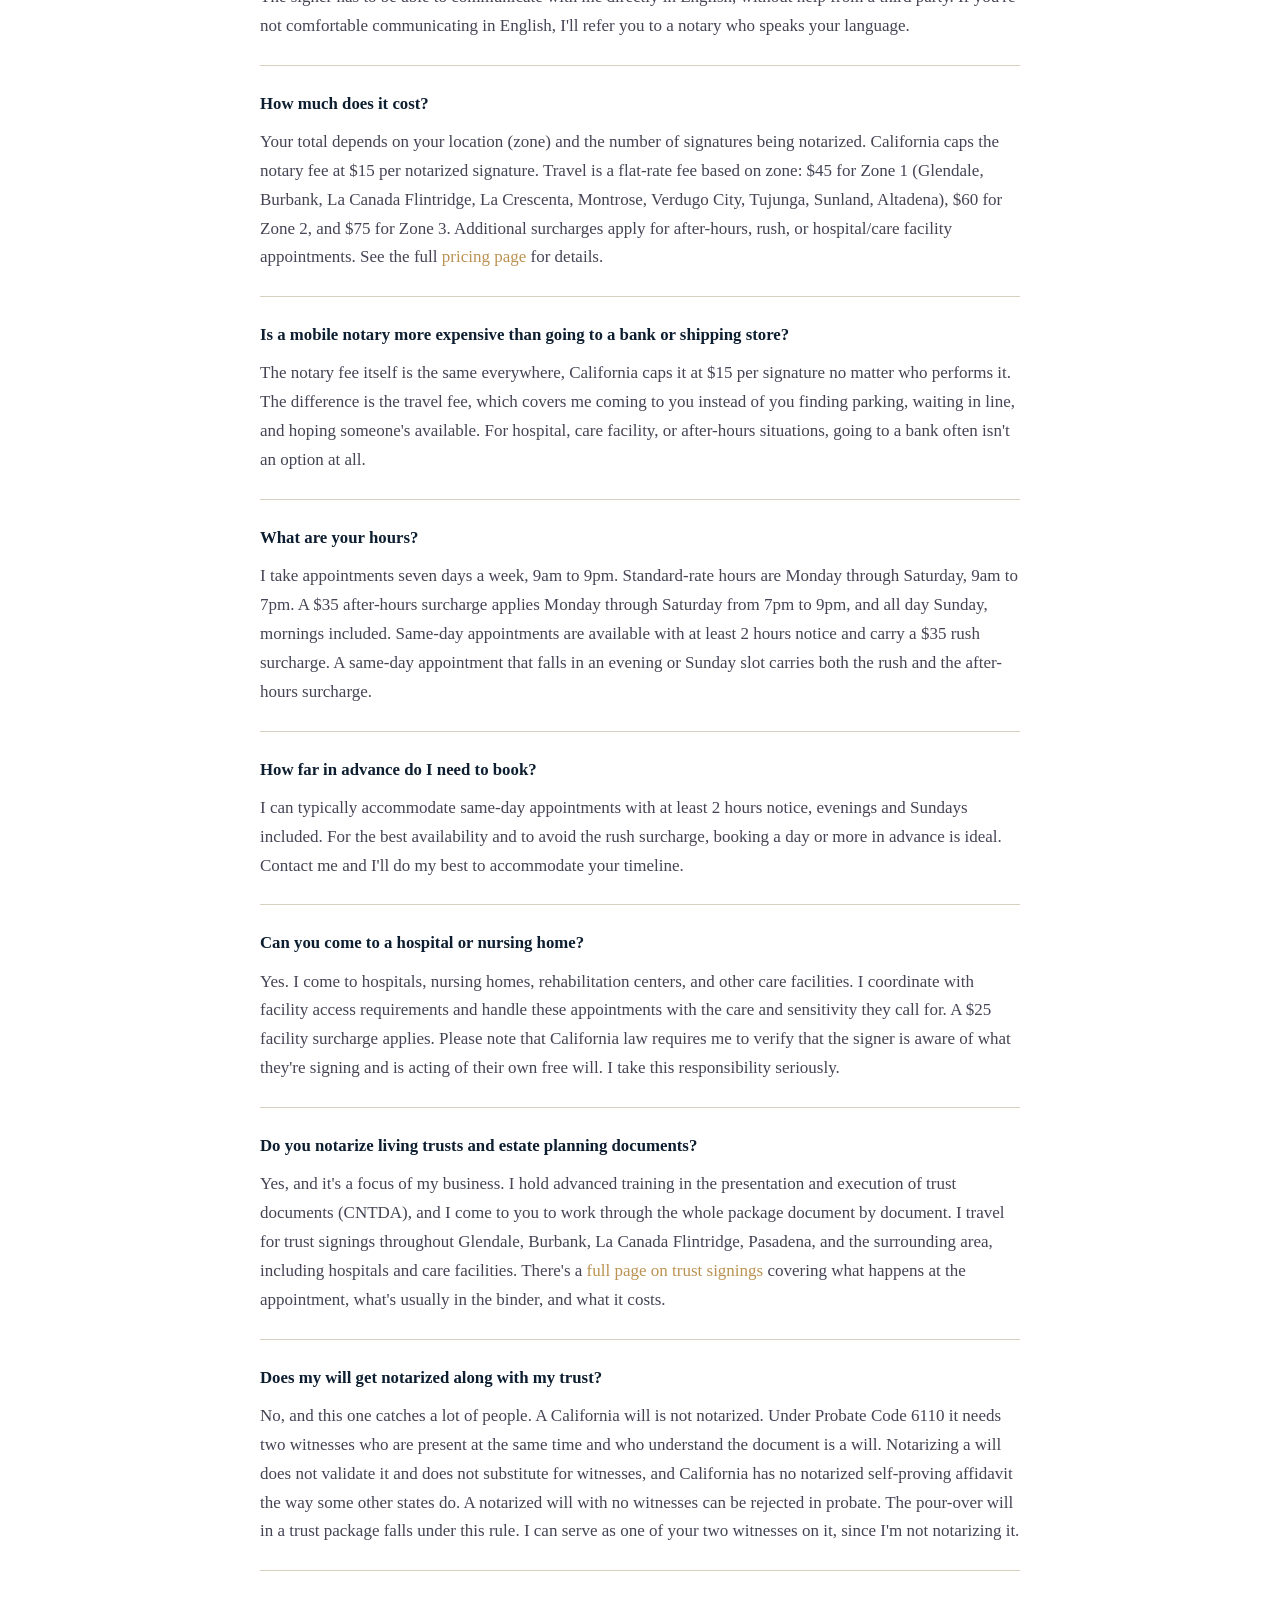
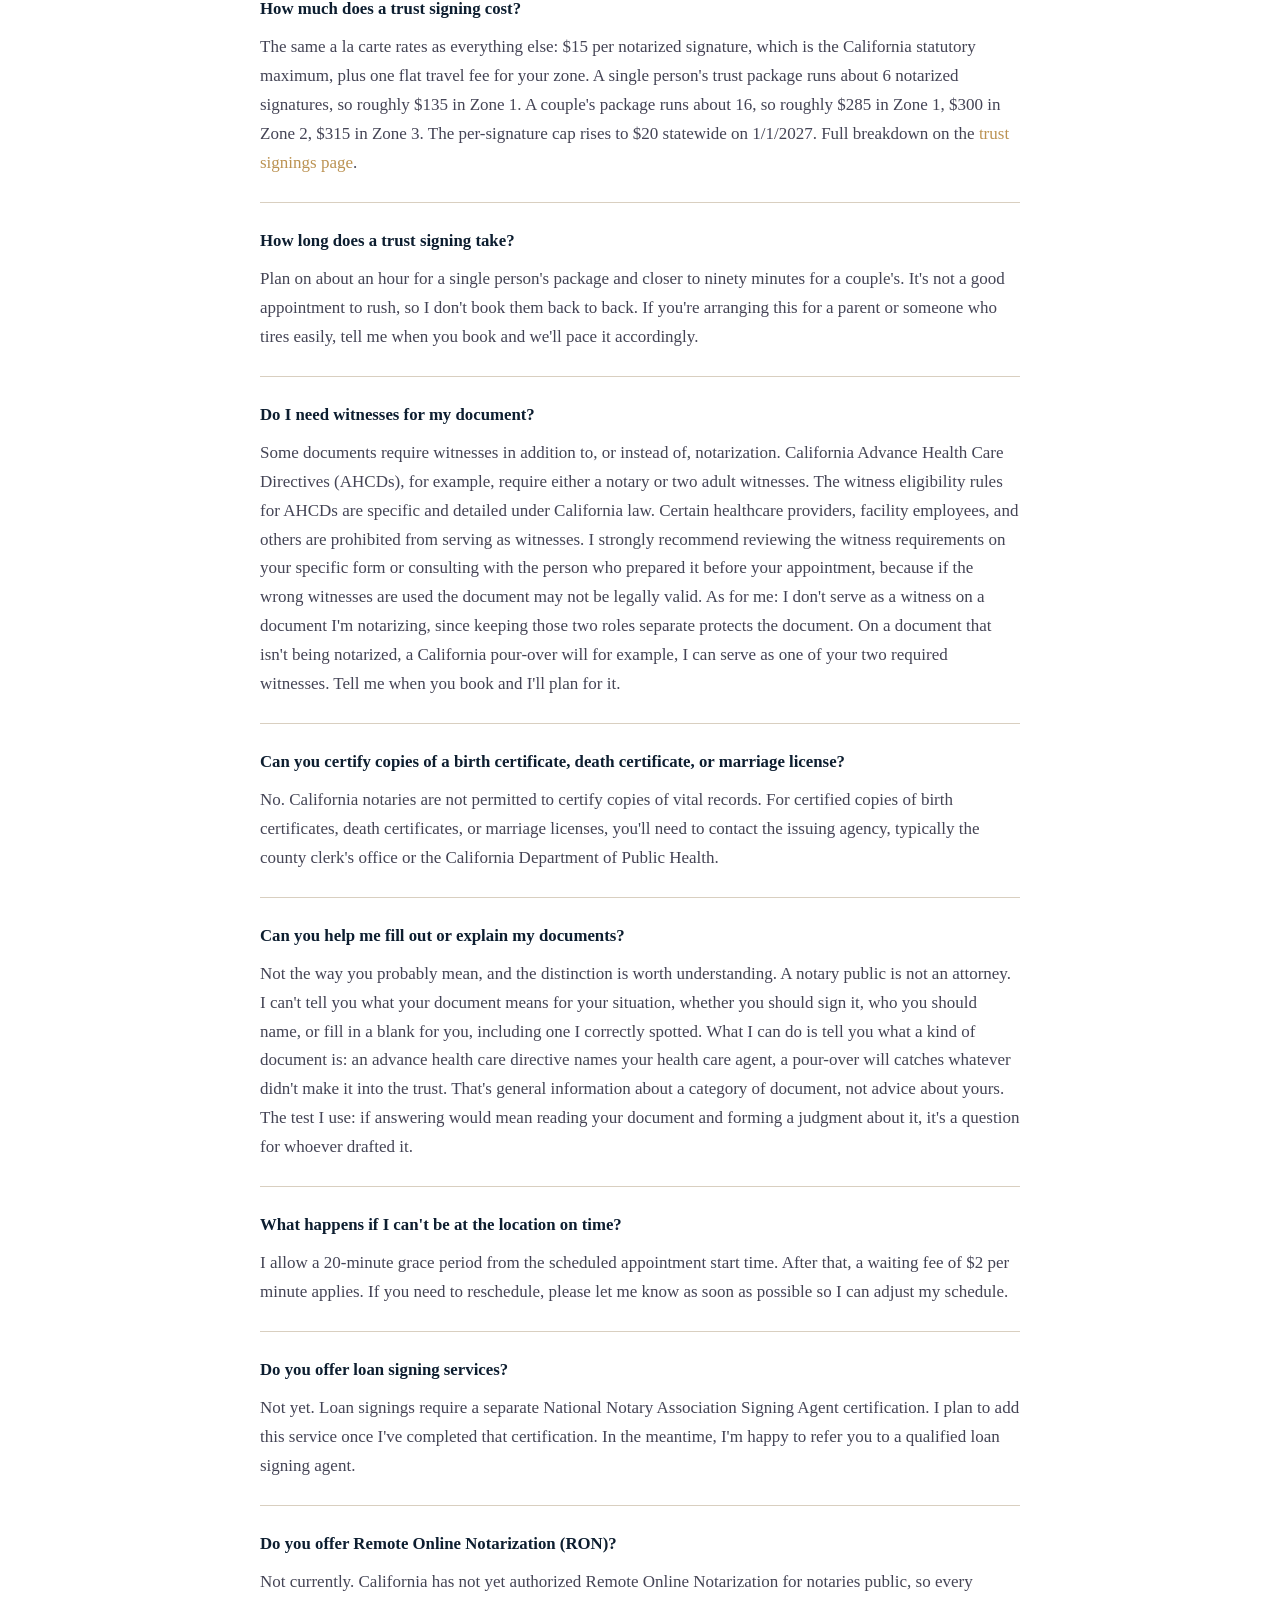
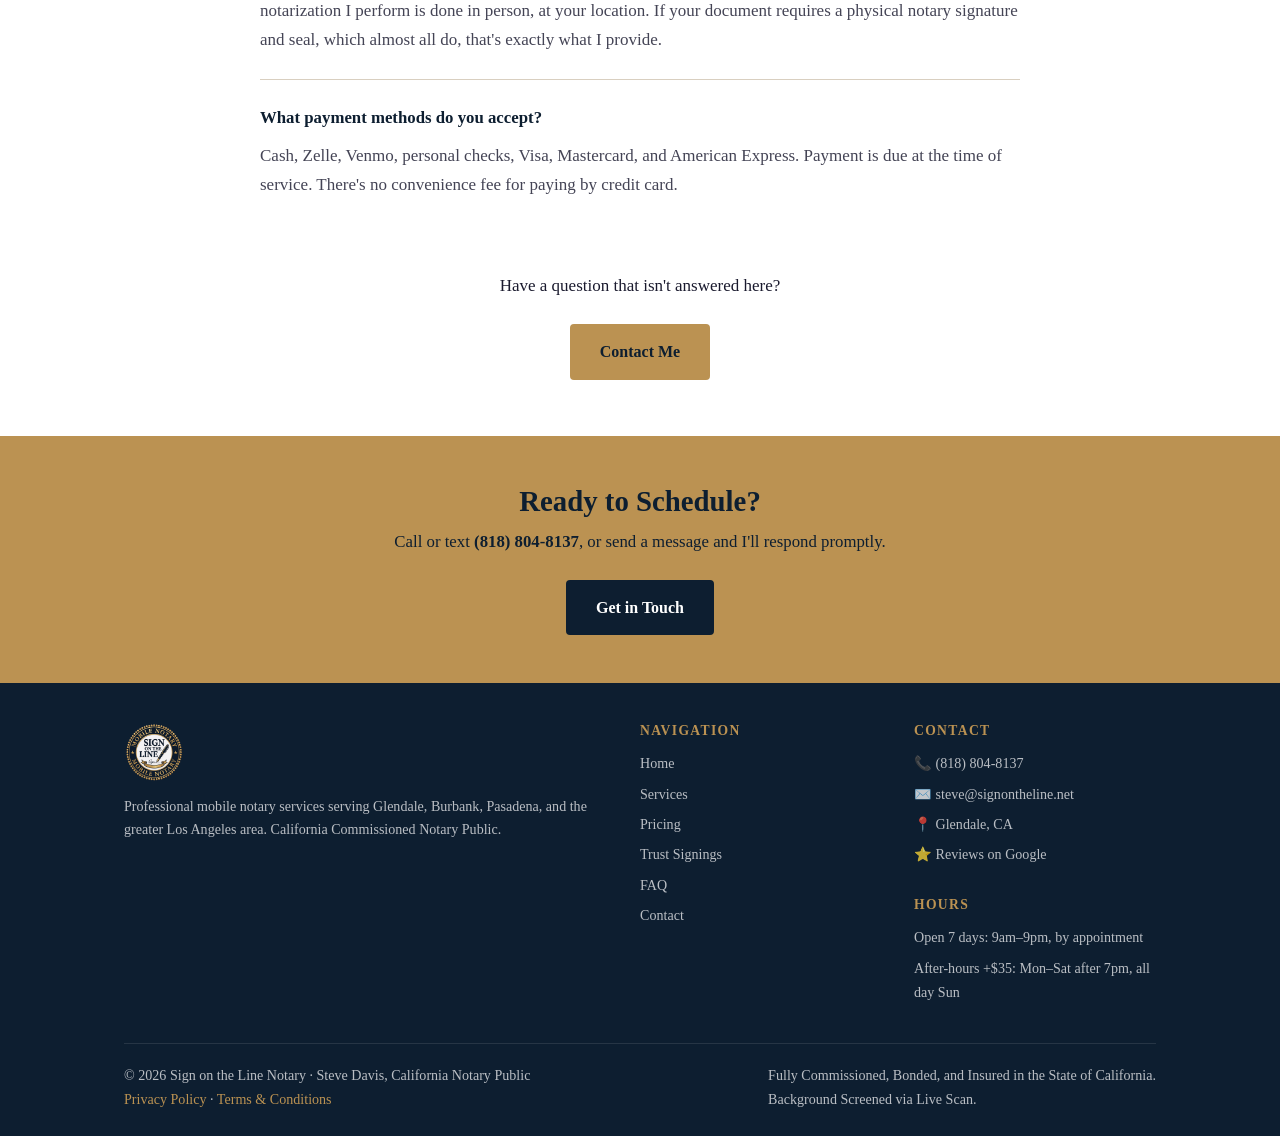
<file: faq.html>
<!DOCTYPE html>
<html lang="en">
<head>
  <meta charset="UTF-8">
  <meta name="viewport" content="width=device-width, initial-scale=1.0">
  <title>FAQ | Sign on the Line Mobile Notary, Glendale, CA</title>
  <meta name="description" content="Frequently asked questions about mobile notary services in Glendale and Los Angeles. What to bring, how it works, how much it costs, and more.">
  <link rel="stylesheet" href="styles.css">
  <link rel="icon" href="images/logo.png" type="image/png">
  <link rel="canonical" href="https://signontheline.net/faq.html">
  <meta property="og:type" content="website">
  <meta property="og:site_name" content="Sign on the Line Notary">
  <meta property="og:title" content="FAQ | Sign on the Line Mobile Notary, Glendale, CA">
  <meta property="og:description" content="Frequently asked questions about mobile notary services in Glendale and Los Angeles. What to bring, how it works, how much it costs, and more.">
  <meta property="og:url" content="https://signontheline.net/faq.html">
  <meta property="og:image" content="https://signontheline.net/images/logo.png">
  <meta name="twitter:card" content="summary">
  <script type="application/ld+json">
{
  "@context": "https://schema.org",
  "@type": "Notary",
  "@id": "https://signontheline.net/#business",
  "name": "Sign on the Line Notary",
  "alternateName": "Sign on the Line Mobile Notary",
  "description": "Mobile notary public in Glendale, California. Comes to homes, offices, hospitals, and care facilities across Glendale, Burbank, Pasadena, and greater Los Angeles. Trust and estate signing specialist.",
  "url": "https://signontheline.net/",
  "logo": "https://signontheline.net/images/logo.png",
  "image": "https://signontheline.net/images/headshot.jpg",
  "telephone": "+1-818-804-8137",
  "email": "steve@signontheline.net",
  "priceRange": "$$",
  "address": {
    "@type": "PostalAddress",
    "addressLocality": "Glendale",
    "addressRegion": "CA",
    "addressCountry": "US"
  },
  "areaServed": [
    {
      "@type": "City",
      "name": "Glendale, CA"
    },
    {
      "@type": "City",
      "name": "Burbank, CA"
    },
    {
      "@type": "City",
      "name": "La Canada Flintridge, CA"
    },
    {
      "@type": "City",
      "name": "La Crescenta, CA"
    },
    {
      "@type": "City",
      "name": "Montrose, CA"
    },
    {
      "@type": "City",
      "name": "Verdugo City, CA"
    },
    {
      "@type": "City",
      "name": "Tujunga, CA"
    },
    {
      "@type": "City",
      "name": "Sunland, CA"
    },
    {
      "@type": "City",
      "name": "Altadena, CA"
    },
    {
      "@type": "City",
      "name": "Pasadena, CA"
    },
    {
      "@type": "City",
      "name": "South Pasadena, CA"
    },
    {
      "@type": "City",
      "name": "San Marino, CA"
    },
    {
      "@type": "City",
      "name": "Sierra Madre, CA"
    },
    {
      "@type": "City",
      "name": "Arcadia, CA"
    },
    {
      "@type": "City",
      "name": "Monrovia, CA"
    },
    {
      "@type": "City",
      "name": "Eagle Rock, CA"
    },
    {
      "@type": "City",
      "name": "Highland Park, CA"
    },
    {
      "@type": "City",
      "name": "Glassell Park, CA"
    },
    {
      "@type": "City",
      "name": "Mount Washington, CA"
    },
    {
      "@type": "City",
      "name": "Cypress Park, CA"
    },
    {
      "@type": "City",
      "name": "North Hollywood, CA"
    },
    {
      "@type": "City",
      "name": "Valley Village, CA"
    },
    {
      "@type": "City",
      "name": "Studio City, CA"
    },
    {
      "@type": "City",
      "name": "Toluca Lake, CA"
    },
    {
      "@type": "City",
      "name": "Sherman Oaks, CA"
    },
    {
      "@type": "City",
      "name": "Van Nuys, CA"
    },
    {
      "@type": "City",
      "name": "Northridge, CA"
    },
    {
      "@type": "City",
      "name": "Alhambra, CA"
    },
    {
      "@type": "City",
      "name": "Temple City, CA"
    },
    {
      "@type": "City",
      "name": "Los Feliz, CA"
    },
    {
      "@type": "City",
      "name": "Atwater Village, CA"
    },
    {
      "@type": "City",
      "name": "Silver Lake, CA"
    },
    {
      "@type": "City",
      "name": "Echo Park, CA"
    },
    {
      "@type": "City",
      "name": "Lincoln Heights, CA"
    },
    {
      "@type": "City",
      "name": "Downtown Los Angeles, CA"
    }
  ],
  "openingHoursSpecification": [
    {
      "@type": "OpeningHoursSpecification",
      "dayOfWeek": [
        "Monday",
        "Tuesday",
        "Wednesday",
        "Thursday",
        "Friday",
        "Saturday",
        "Sunday"
      ],
      "opens": "09:00",
      "closes": "21:00"
    }
  ],
  "sameAs": [
    "https://maps.app.goo.gl/oNo3c1g6guNAaXf79"
  ],
  "paymentAccepted": "Cash, Zelle, Venmo, Check, Credit Card",
  "founder": {
    "@type": "Person",
    "name": "Steve Davis",
    "jobTitle": "California Notary Public",
    "hasCredential": {
      "@type": "EducationalOccupationalCredential",
      "name": "Certified Notary Trust Delivery Agent (CNTDA)"
    }
  },
  "makesOffer": [
    {
      "@type": "Offer",
      "name": "Notarized signature",
      "price": "15.00",
      "priceCurrency": "USD",
      "description": "Per notarized signature, California statutory maximum. $20 starting January 1, 2027."
    }
  ]
}
  </script>
  <script type="application/ld+json">
{
  "@context": "https://schema.org",
  "@type": "FAQPage",
  "mainEntity": [
    {
      "@type": "Question",
      "name": "What is a mobile notary?",
      "acceptedAnswer": {
        "@type": "Answer",
        "text": "A mobile notary is a commissioned Notary Public who travels to clients rather than working from a fixed location. Instead of you finding a notary and driving to them, I come to your home, office, hospital, or any other location that works for you, at a time that fits your schedule."
      }
    },
    {
      "@type": "Question",
      "name": "Are you licensed, bonded, and insured?",
      "acceptedAnswer": {
        "@type": "Answer",
        "text": "Yes. I'm a California Commissioned Notary Public, bonded through a $15,000 surety bond as required under California law, and I carry Errors & Omissions insurance for additional client protection. Happy to provide documentation on request."
      }
    },
    {
      "@type": "Question",
      "name": "What do I need to bring to the appointment?",
      "acceptedAnswer": {
        "@type": "Answer",
        "text": "The most important thing you need is a government-issued photo ID: a driver's license, passport, or state ID card. The ID should be current (or issued in the past 5 years). You'll also need your document ready. Whether to sign it before I arrive depends on the type of notarization, see the question below about signing beforehand. If your document requires witnesses, let me know when you book so we can sort that out ahead of time rather than at the table."
      }
    },
    {
      "@type": "Question",
      "name": "Do I need to sign the document before the appointment?",
      "acceptedAnswer": {
        "@type": "Answer",
        "text": "It depends on the type of notarization. For a jurat (sworn statement or affidavit), you must sign in my presence. For an acknowledgment, the most common type, you may have already signed the document, but you must personally appear before me and acknowledge that the signature is yours and that you signed it willingly. When in doubt, wait to sign until I arrive and I'll guide you through it."
      }
    },
    {
      "@type": "Question",
      "name": "Do I need to print my documents before you arrive, or can you print them for me?",
      "acceptedAnswer": {
        "@type": "Answer",
        "text": "You're welcome to send your document ahead of time and I can print it before we meet for $1 per page (please allow at least 2 hours notice). If you already have it printed, that works too. Either way, don't sign anything you shouldn't sign yet, see the question above about signing before the appointment."
      }
    },
    {
      "@type": "Question",
      "name": "What forms of ID are acceptable?",
      "acceptedAnswer": {
        "@type": "Answer",
        "text": "California law requires a government-issued photo ID. Acceptable forms include a California driver's license or ID card, a U.S. passport or passport card, a U.S. military ID, a foreign passport, or a Tribal ID card. The ID should be current (or issued in the past 5 years). If you're unsure whether your ID will be accepted, contact me before booking."
      }
    },
    {
      "@type": "Question",
      "name": "What if my document is in a foreign language?",
      "acceptedAnswer": {
        "@type": "Answer",
        "text": "I can still notarize a document in a foreign language, as long as the notarial certificate itself is in English (which I'll attach or complete). However, California notaries are not permitted to use a translator or interpreter. The signer has to be able to communicate with me directly in English, without help from a third party. If you're not comfortable communicating in English, I'll refer you to a notary who speaks your language."
      }
    },
    {
      "@type": "Question",
      "name": "How much does it cost?",
      "acceptedAnswer": {
        "@type": "Answer",
        "text": "Your total depends on your location (zone) and the number of signatures being notarized. California caps the notary fee at $15 per notarized signature. Travel is a flat-rate fee based on zone: $45 for Zone 1 (Glendale, Burbank, La Canada Flintridge, La Crescenta, Montrose, Verdugo City, Tujunga, Sunland, Altadena), $60 for Zone 2, and $75 for Zone 3. Additional surcharges apply for after-hours, rush, or hospital/care facility appointments. See the full pricing page for details."
      }
    },
    {
      "@type": "Question",
      "name": "Is a mobile notary more expensive than going to a bank or shipping store?",
      "acceptedAnswer": {
        "@type": "Answer",
        "text": "The notary fee itself is the same everywhere, California caps it at $15 per signature no matter who performs it. The difference is the travel fee, which covers me coming to you instead of you finding parking, waiting in line, and hoping someone's available. For hospital, care facility, or after-hours situations, going to a bank often isn't an option at all."
      }
    },
    {
      "@type": "Question",
      "name": "What are your hours?",
      "acceptedAnswer": {
        "@type": "Answer",
        "text": "I take appointments seven days a week, 9am to 9pm. Standard-rate hours are Monday through Saturday, 9am to 7pm. A $35 after-hours surcharge applies Monday through Saturday from 7pm to 9pm, and all day Sunday, mornings included. Same-day appointments are available with at least 2 hours notice and carry a $35 rush surcharge. A same-day appointment that falls in an evening or Sunday slot carries both the rush and the after-hours surcharge."
      }
    },
    {
      "@type": "Question",
      "name": "How far in advance do I need to book?",
      "acceptedAnswer": {
        "@type": "Answer",
        "text": "I can typically accommodate same-day appointments with at least 2 hours notice, evenings and Sundays included. For the best availability and to avoid the rush surcharge, booking a day or more in advance is ideal. Contact me and I'll do my best to accommodate your timeline."
      }
    },
    {
      "@type": "Question",
      "name": "Can you come to a hospital or nursing home?",
      "acceptedAnswer": {
        "@type": "Answer",
        "text": "Yes. I come to hospitals, nursing homes, rehabilitation centers, and other care facilities. I coordinate with facility access requirements and handle these appointments with the care and sensitivity they call for. A $25 facility surcharge applies. Please note that California law requires me to verify that the signer is aware of what they're signing and is acting of their own free will. I take this responsibility seriously."
      }
    },
    {
      "@type": "Question",
      "name": "Do you notarize living trusts and estate planning documents?",
      "acceptedAnswer": {
        "@type": "Answer",
        "text": "Yes, and it's a focus of my business. I hold advanced training in the presentation and execution of trust documents (CNTDA), and I come to you to work through the whole package document by document. I travel for trust signings throughout Glendale, Burbank, La Canada Flintridge, Pasadena, and the surrounding area, including hospitals and care facilities. There's a full page on trust signings covering what happens at the appointment, what's usually in the binder, and what it costs."
      }
    },
    {
      "@type": "Question",
      "name": "Does my will get notarized along with my trust?",
      "acceptedAnswer": {
        "@type": "Answer",
        "text": "No, and this one catches a lot of people. A California will is not notarized. Under Probate Code 6110 it needs two witnesses who are present at the same time and who understand the document is a will. Notarizing a will does not validate it and does not substitute for witnesses, and California has no notarized self-proving affidavit the way some other states do. A notarized will with no witnesses can be rejected in probate. The pour-over will in a trust package falls under this rule. I can serve as one of your two witnesses on it, since I'm not notarizing it."
      }
    },
    {
      "@type": "Question",
      "name": "How much does a trust signing cost?",
      "acceptedAnswer": {
        "@type": "Answer",
        "text": "The same a la carte rates as everything else: $15 per notarized signature, which is the California statutory maximum, plus one flat travel fee for your zone. A single person's trust package runs about 6 notarized signatures, so roughly $135 in Zone 1. A couple's package runs about 16, so roughly $285 in Zone 1, $300 in Zone 2, $315 in Zone 3. The per-signature cap rises to $20 statewide on 1/1/2027. Full breakdown on the trust signings page."
      }
    },
    {
      "@type": "Question",
      "name": "How long does a trust signing take?",
      "acceptedAnswer": {
        "@type": "Answer",
        "text": "Plan on about an hour for a single person's package and closer to ninety minutes for a couple's. It's not a good appointment to rush, so I don't book them back to back. If you're arranging this for a parent or someone who tires easily, tell me when you book and we'll pace it accordingly."
      }
    },
    {
      "@type": "Question",
      "name": "Do I need witnesses for my document?",
      "acceptedAnswer": {
        "@type": "Answer",
        "text": "Some documents require witnesses in addition to, or instead of, notarization. California Advance Health Care Directives (AHCDs), for example, require either a notary or two adult witnesses. The witness eligibility rules for AHCDs are specific and detailed under California law. Certain healthcare providers, facility employees, and others are prohibited from serving as witnesses. I strongly recommend reviewing the witness requirements on your specific form or consulting with the person who prepared it before your appointment, because if the wrong witnesses are used the document may not be legally valid. As for me: I don't serve as a witness on a document I'm notarizing, since keeping those two roles separate protects the document. On a document that isn't being notarized, a California pour-over will for example, I can serve as one of your two required witnesses. Tell me when you book and I'll plan for it."
      }
    },
    {
      "@type": "Question",
      "name": "Can you certify copies of a birth certificate, death certificate, or marriage license?",
      "acceptedAnswer": {
        "@type": "Answer",
        "text": "No. California notaries are not permitted to certify copies of vital records. For certified copies of birth certificates, death certificates, or marriage licenses, you'll need to contact the issuing agency, typically the county clerk's office or the California Department of Public Health."
      }
    },
    {
      "@type": "Question",
      "name": "Can you help me fill out or explain my documents?",
      "acceptedAnswer": {
        "@type": "Answer",
        "text": "Not the way you probably mean, and the distinction is worth understanding. A notary public is not an attorney. I can't tell you what your document means for your situation, whether you should sign it, who you should name, or fill in a blank for you, including one I correctly spotted. What I can do is tell you what a kind of document is: an advance health care directive names your health care agent, a pour-over will catches whatever didn't make it into the trust. That's general information about a category of document, not advice about yours. The test I use: if answering would mean reading your document and forming a judgment about it, it's a question for whoever drafted it."
      }
    },
    {
      "@type": "Question",
      "name": "What happens if I can't be at the location on time?",
      "acceptedAnswer": {
        "@type": "Answer",
        "text": "I allow a 20-minute grace period from the scheduled appointment start time. After that, a waiting fee of $2 per minute applies. If you need to reschedule, please let me know as soon as possible so I can adjust my schedule."
      }
    },
    {
      "@type": "Question",
      "name": "Do you offer loan signing services?",
      "acceptedAnswer": {
        "@type": "Answer",
        "text": "Not yet. Loan signings require a separate National Notary Association Signing Agent certification. I plan to add this service once I've completed that certification. In the meantime, I'm happy to refer you to a qualified loan signing agent."
      }
    },
    {
      "@type": "Question",
      "name": "Do you offer Remote Online Notarization (RON)?",
      "acceptedAnswer": {
        "@type": "Answer",
        "text": "Not currently. California has not yet authorized Remote Online Notarization for notaries public, so every notarization I perform is done in person, at your location. If your document requires a physical notary signature and seal, which almost all do, that's exactly what I provide."
      }
    },
    {
      "@type": "Question",
      "name": "What payment methods do you accept?",
      "acceptedAnswer": {
        "@type": "Answer",
        "text": "Cash, Zelle, Venmo, personal checks, Visa, Mastercard, and American Express. Payment is due at the time of service. There's no convenience fee for paying by credit card."
      }
    }
  ]
}
  </script>
</head>
<body>

  <!-- ====== NAVIGATION ====== -->
  <header class="site-header">
    <nav class="nav-inner">
      <a href="index.html" class="nav-logo">
        <img src="images/logo.png" alt="Sign on the Line Notary Logo">
        <div class="nav-logo-text">
          <span class="nav-logo-name">Sign on the Line</span>
          <span class="nav-logo-sub">Mobile Notary</span>
        </div>
      </a>
      <button class="nav-toggle" id="navToggle" aria-label="Open menu">
        <span></span><span></span><span></span>
      </button>
      <ul class="nav-menu" id="navMenu">
        <li><a href="index.html">Home</a></li>
        <li><a href="services.html">Services</a></li>
        <li><a href="pricing.html">Pricing</a></li>
        <li><a href="trust-signings.html">Trust Signings</a></li>
        <li><a href="faq.html" class="active">FAQ</a></li>
        <li><a href="contact.html">Contact</a></li>
      </ul>
    </nav>
  </header>

  <!-- ====== PAGE HERO ====== -->
  <section class="page-hero">
    <div class="container">
      <h1>Frequently Asked Questions</h1>
      <p>Everything you need to know before your appointment</p>
    </div>
  </section>

  <!-- ====== FAQ ====== -->
  <section class="content-section">
    <div class="container">

      <div class="faq-list">

        <div class="faq-item">
          <p class="faq-question">What is a mobile notary?</p>
          <p class="faq-answer">A mobile notary is a commissioned Notary Public who travels to clients rather than working from a fixed location. Instead of you finding a notary and driving to them, I come to your home, office, hospital, or any other location that works for you, at a time that fits your schedule.</p>
        </div>

        <div class="faq-item">
          <p class="faq-question">Are you licensed, bonded, and insured?</p>
          <p class="faq-answer">Yes. I'm a California Commissioned Notary Public, bonded through a $15,000 surety bond as required under California law, and I carry Errors &amp; Omissions insurance for additional client protection. Happy to provide documentation on request.</p>
        </div>

        <div class="faq-item">
          <p class="faq-question">What do I need to bring to the appointment?</p>
          <p class="faq-answer">The most important thing you need is a government-issued photo ID: a driver's license, passport, or state ID card. The ID should be current (or issued in the past 5 years). You'll also need your document ready. Whether to sign it before I arrive depends on the type of notarization, see the question below about signing beforehand. If your document requires witnesses, let me know when you book so we can sort that out ahead of time rather than at the table.</p>
        </div>

        <div class="faq-item">
          <p class="faq-question">Do I need to sign the document before the appointment?</p>
          <p class="faq-answer">It depends on the type of notarization. For a <strong>jurat</strong> (sworn statement or affidavit), you must sign in my presence. For an <strong>acknowledgment</strong>, the most common type, you may have already signed the document, but you must personally appear before me and acknowledge that the signature is yours and that you signed it willingly. When in doubt, wait to sign until I arrive and I'll guide you through it.</p>
        </div>

        <div class="faq-item">
          <p class="faq-question">Do I need to print my documents before you arrive, or can you print them for me?</p>
          <p class="faq-answer">You're welcome to send your document ahead of time and I can print it before we meet for $1 per page (please allow at least 2 hours notice). If you already have it printed, that works too. Either way, don't sign anything you shouldn't sign yet, see the question above about signing before the appointment.</p>
        </div>

        <div class="faq-item">
          <p class="faq-question">What forms of ID are acceptable?</p>
          <p class="faq-answer">California law requires a government-issued photo ID. Acceptable forms include a California driver's license or ID card, a U.S. passport or passport card, a U.S. military ID, a foreign passport, or a Tribal ID card. The ID should be current (or issued in the past 5 years). If you're unsure whether your ID will be accepted, contact me before booking.</p>
        </div>

        <div class="faq-item">
          <p class="faq-question">What if my document is in a foreign language?</p>
          <p class="faq-answer">I can still notarize a document in a foreign language, as long as the notarial certificate itself is in English (which I'll attach or complete). However, California notaries are not permitted to use a translator or interpreter. The signer has to be able to communicate with me directly in English, without help from a third party. If you're not comfortable communicating in English, I'll refer you to a notary who speaks your language.</p>
        </div>

        <div class="faq-item">
          <p class="faq-question">How much does it cost?</p>
          <p class="faq-answer">Your total depends on your location (zone) and the number of signatures being notarized. California caps the notary fee at $15 per notarized signature. Travel is a flat-rate fee based on zone: $45 for Zone 1 (Glendale, Burbank, La Canada Flintridge, La Crescenta, Montrose, Verdugo City, Tujunga, Sunland, Altadena), $60 for Zone 2, and $75 for Zone 3. Additional surcharges apply for after-hours, rush, or hospital/care facility appointments. See the full <a href="pricing.html">pricing page</a> for details.</p>
        </div>

        <div class="faq-item">
          <p class="faq-question">Is a mobile notary more expensive than going to a bank or shipping store?</p>
          <p class="faq-answer">The notary fee itself is the same everywhere, California caps it at $15 per signature no matter who performs it. The difference is the travel fee, which covers me coming to you instead of you finding parking, waiting in line, and hoping someone's available. For hospital, care facility, or after-hours situations, going to a bank often isn't an option at all.</p>
        </div>

        <div class="faq-item">
          <p class="faq-question">What are your hours?</p>
          <p class="faq-answer">I take appointments seven days a week, 9am to 9pm. Standard-rate hours are Monday through Saturday, 9am to 7pm. A $35 after-hours surcharge applies Monday through Saturday from 7pm to 9pm, and all day Sunday, mornings included. Same-day appointments are available with at least 2 hours notice and carry a $35 rush surcharge. A same-day appointment that falls in an evening or Sunday slot carries both the rush and the after-hours surcharge.</p>
        </div>

        <div class="faq-item">
          <p class="faq-question">How far in advance do I need to book?</p>
          <p class="faq-answer">I can typically accommodate same-day appointments with at least 2 hours notice, evenings and Sundays included. For the best availability and to avoid the rush surcharge, booking a day or more in advance is ideal. Contact me and I'll do my best to accommodate your timeline.</p>
        </div>

        <div class="faq-item">
          <p class="faq-question">Can you come to a hospital or nursing home?</p>
          <p class="faq-answer">Yes. I come to hospitals, nursing homes, rehabilitation centers, and other care facilities. I coordinate with facility access requirements and handle these appointments with the care and sensitivity they call for. A $25 facility surcharge applies. Please note that California law requires me to verify that the signer is aware of what they're signing and is acting of their own free will. I take this responsibility seriously.</p>
        </div>

        <div class="faq-item">
          <p class="faq-question">Do you notarize living trusts and estate planning documents?</p>
          <p class="faq-answer">Yes, and it's a focus of my business. I hold advanced training in the presentation and execution of trust documents (CNTDA), and I come to you to work through the whole package document by document. I travel for trust signings throughout Glendale, Burbank, La Canada Flintridge, Pasadena, and the surrounding area, including hospitals and care facilities. There's a <a href="trust-signings.html">full page on trust signings</a> covering what happens at the appointment, what's usually in the binder, and what it costs.</p>
        </div>

        <div class="faq-item">
          <p class="faq-question">Does my will get notarized along with my trust?</p>
          <p class="faq-answer">No, and this one catches a lot of people. A California will is not notarized. Under Probate Code 6110 it needs two witnesses who are present at the same time and who understand the document is a will. Notarizing a will does not validate it and does not substitute for witnesses, and California has no notarized self-proving affidavit the way some other states do. A notarized will with no witnesses can be rejected in probate. The pour-over will in a trust package falls under this rule. I can serve as one of your two witnesses on it, since I'm not notarizing it.</p>
        </div>

        <div class="faq-item">
          <p class="faq-question">How much does a trust signing cost?</p>
          <p class="faq-answer">The same a la carte rates as everything else: $15 per notarized signature, which is the California statutory maximum, plus one flat travel fee for your zone. A single person's trust package runs about 6 notarized signatures, so roughly $135 in Zone 1. A couple's package runs about 16, so roughly $285 in Zone 1, $300 in Zone 2, $315 in Zone 3. The per-signature cap rises to $20 statewide on 1/1/2027. Full breakdown on the <a href="trust-signings.html">trust signings page</a>.</p>
        </div>

        <div class="faq-item">
          <p class="faq-question">How long does a trust signing take?</p>
          <p class="faq-answer">Plan on about an hour for a single person's package and closer to ninety minutes for a couple's. It's not a good appointment to rush, so I don't book them back to back. If you're arranging this for a parent or someone who tires easily, tell me when you book and we'll pace it accordingly.</p>
        </div>

        <div class="faq-item">
          <p class="faq-question">Do I need witnesses for my document?</p>
          <p class="faq-answer">Some documents require witnesses in addition to, or instead of, notarization. California Advance Health Care Directives (AHCDs), for example, require either a notary or two adult witnesses. The witness eligibility rules for AHCDs are specific and detailed under California law. Certain healthcare providers, facility employees, and others are prohibited from serving as witnesses. I strongly recommend reviewing the witness requirements on your specific form or consulting with the person who prepared it before your appointment, because if the wrong witnesses are used the document may not be legally valid. As for me: I don't serve as a witness on a document I'm notarizing, since keeping those two roles separate protects the document. On a document that isn't being notarized, a California pour-over will for example, I can serve as one of your two required witnesses. Tell me when you book and I'll plan for it.</p>
        </div>

        <div class="faq-item">
          <p class="faq-question">Can you certify copies of a birth certificate, death certificate, or marriage license?</p>
          <p class="faq-answer">No. California notaries are not permitted to certify copies of vital records. For certified copies of birth certificates, death certificates, or marriage licenses, you'll need to contact the issuing agency, typically the county clerk's office or the California Department of Public Health.</p>
        </div>

        <div class="faq-item">
          <p class="faq-question">Can you help me fill out or explain my documents?</p>
          <p class="faq-answer">Not the way you probably mean, and the distinction is worth understanding. A notary public is not an attorney. I can't tell you what your document means for your situation, whether you should sign it, who you should name, or fill in a blank for you, including one I correctly spotted. What I can do is tell you what a kind of document is: an advance health care directive names your health care agent, a pour-over will catches whatever didn't make it into the trust. That's general information about a category of document, not advice about yours. The test I use: if answering would mean reading your document and forming a judgment about it, it's a question for whoever drafted it.</p>
        </div>

        <div class="faq-item">
          <p class="faq-question">What happens if I can't be at the location on time?</p>
          <p class="faq-answer">I allow a 20-minute grace period from the scheduled appointment start time. After that, a waiting fee of $2 per minute applies. If you need to reschedule, please let me know as soon as possible so I can adjust my schedule.</p>
        </div>

        <div class="faq-item">
          <p class="faq-question">Do you offer loan signing services?</p>
          <p class="faq-answer">Not yet. Loan signings require a separate National Notary Association Signing Agent certification. I plan to add this service once I've completed that certification. In the meantime, I'm happy to refer you to a qualified loan signing agent.</p>
        </div>

        <div class="faq-item">
          <p class="faq-question">Do you offer Remote Online Notarization (RON)?</p>
          <p class="faq-answer">Not currently. California has not yet authorized Remote Online Notarization for notaries public, so every notarization I perform is done in person, at your location. If your document requires a physical notary signature and seal, which almost all do, that's exactly what I provide.</p>
        </div>

        <div class="faq-item">
          <p class="faq-question">What payment methods do you accept?</p>
          <p class="faq-answer">Cash, Zelle, Venmo, personal checks, Visa, Mastercard, and American Express. Payment is due at the time of service. There's no convenience fee for paying by credit card.</p>
        </div>

      </div>

      <div style="text-align:center; margin-top:3rem;">
        <p>Have a question that isn't answered here?</p>
        <a href="contact.html" class="btn btn-primary" style="margin-top:0.5rem;">Contact Me</a>
      </div>

    </div>
  </section>

  <!-- ====== CTA ====== -->
  <section class="cta-banner">
    <div class="container">
      <h2>Ready to Schedule?</h2>
      <p>Call or text <strong>(818) 804-8137</strong>, or send a message and I'll respond promptly.</p>
      <a href="contact.html" class="btn btn-navy">Get in Touch</a>
    </div>
  </section>

  <!-- ====== FOOTER ====== -->
  <footer class="site-footer">
    <div class="footer-inner">
      <div class="footer-grid">
        <div class="footer-brand">
          <img src="images/logo.png" alt="Sign on the Line Notary">
          <p>Professional mobile notary services serving Glendale, Burbank, Pasadena, and the greater Los Angeles area. California Commissioned Notary Public.</p>
        </div>
        <div class="footer-col">
          <h4>Navigation</h4>
          <ul>
            <li><a href="index.html">Home</a></li>
            <li><a href="services.html">Services</a></li>
            <li><a href="pricing.html">Pricing</a></li>
            <li><a href="trust-signings.html">Trust Signings</a></li>
            <li><a href="faq.html">FAQ</a></li>
            <li><a href="contact.html">Contact</a></li>
          </ul>
        </div>
        <div class="footer-col">
          <h4>Contact</h4>
          <ul>
            <li>📞 <a href="tel:8188048137">(818) 804-8137</a></li>
            <li>✉️ <a href="mailto:steve@signontheline.net">steve@signontheline.net</a></li>
            <li>📍 Glendale, CA</li>
            <li>⭐ <a href="https://maps.app.goo.gl/oNo3c1g6guNAaXf79" target="_blank" rel="noopener">Reviews on Google</a></li>
          </ul>
          <br>
          <h4>Hours</h4>
          <ul>
            <li>Open 7 days: 9am–9pm, by&nbsp;appointment</li>
            <li>After-hours +$35: Mon–Sat after 7pm, all day Sun</li>
          </ul>
        </div>
      </div>
      <div class="footer-bottom">
        <p>&copy; 2026 Sign on the Line Notary &middot; Steve Davis, California Notary Public<br>
          <a href="privacy.html">Privacy Policy</a> &middot; <a href="terms.html">Terms &amp; Conditions</a></p>
        <p>Fully Commissioned, Bonded, and Insured in the State of California.<br>Background Screened via Live Scan.</p>
      </div>
    </div>
  </footer>

  <script>
    document.getElementById('navToggle').addEventListener('click', function() {
      document.getElementById('navMenu').classList.toggle('open');
    });
  </script>

</body>
</html>
</file>
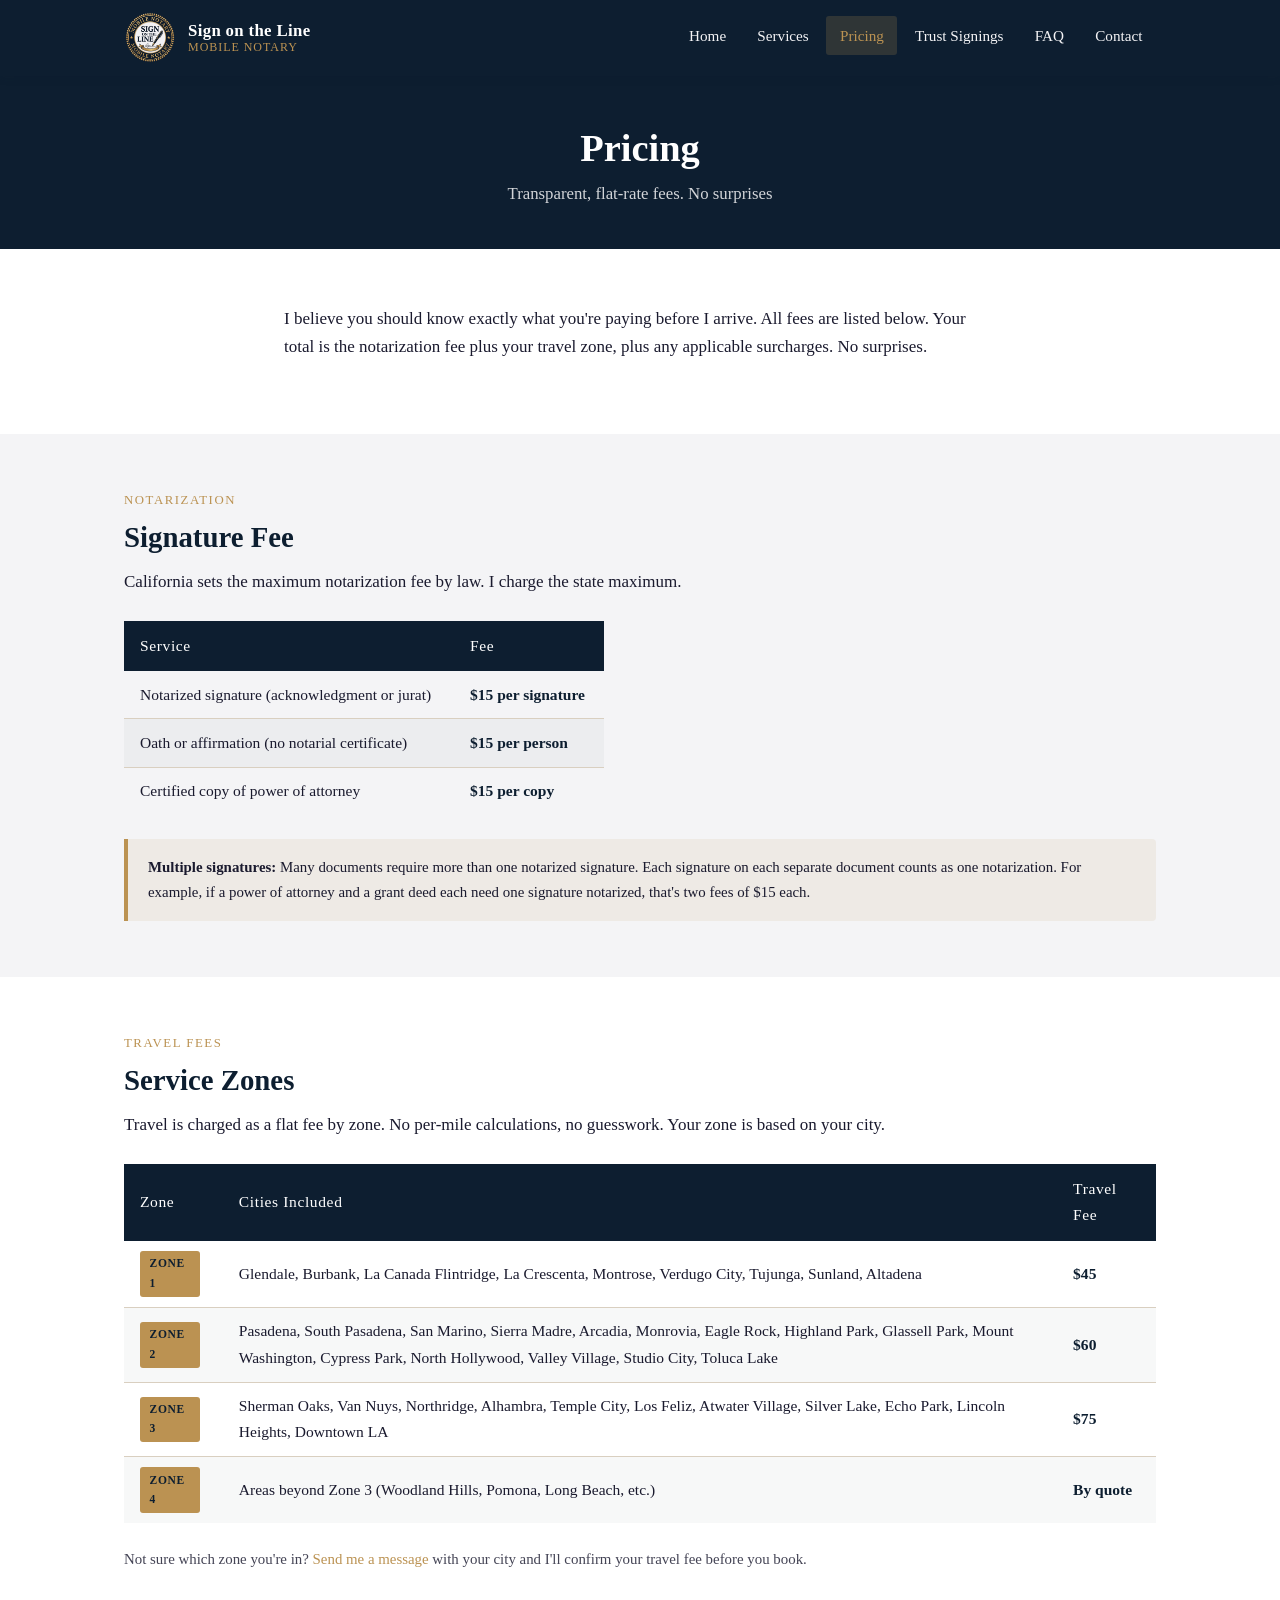
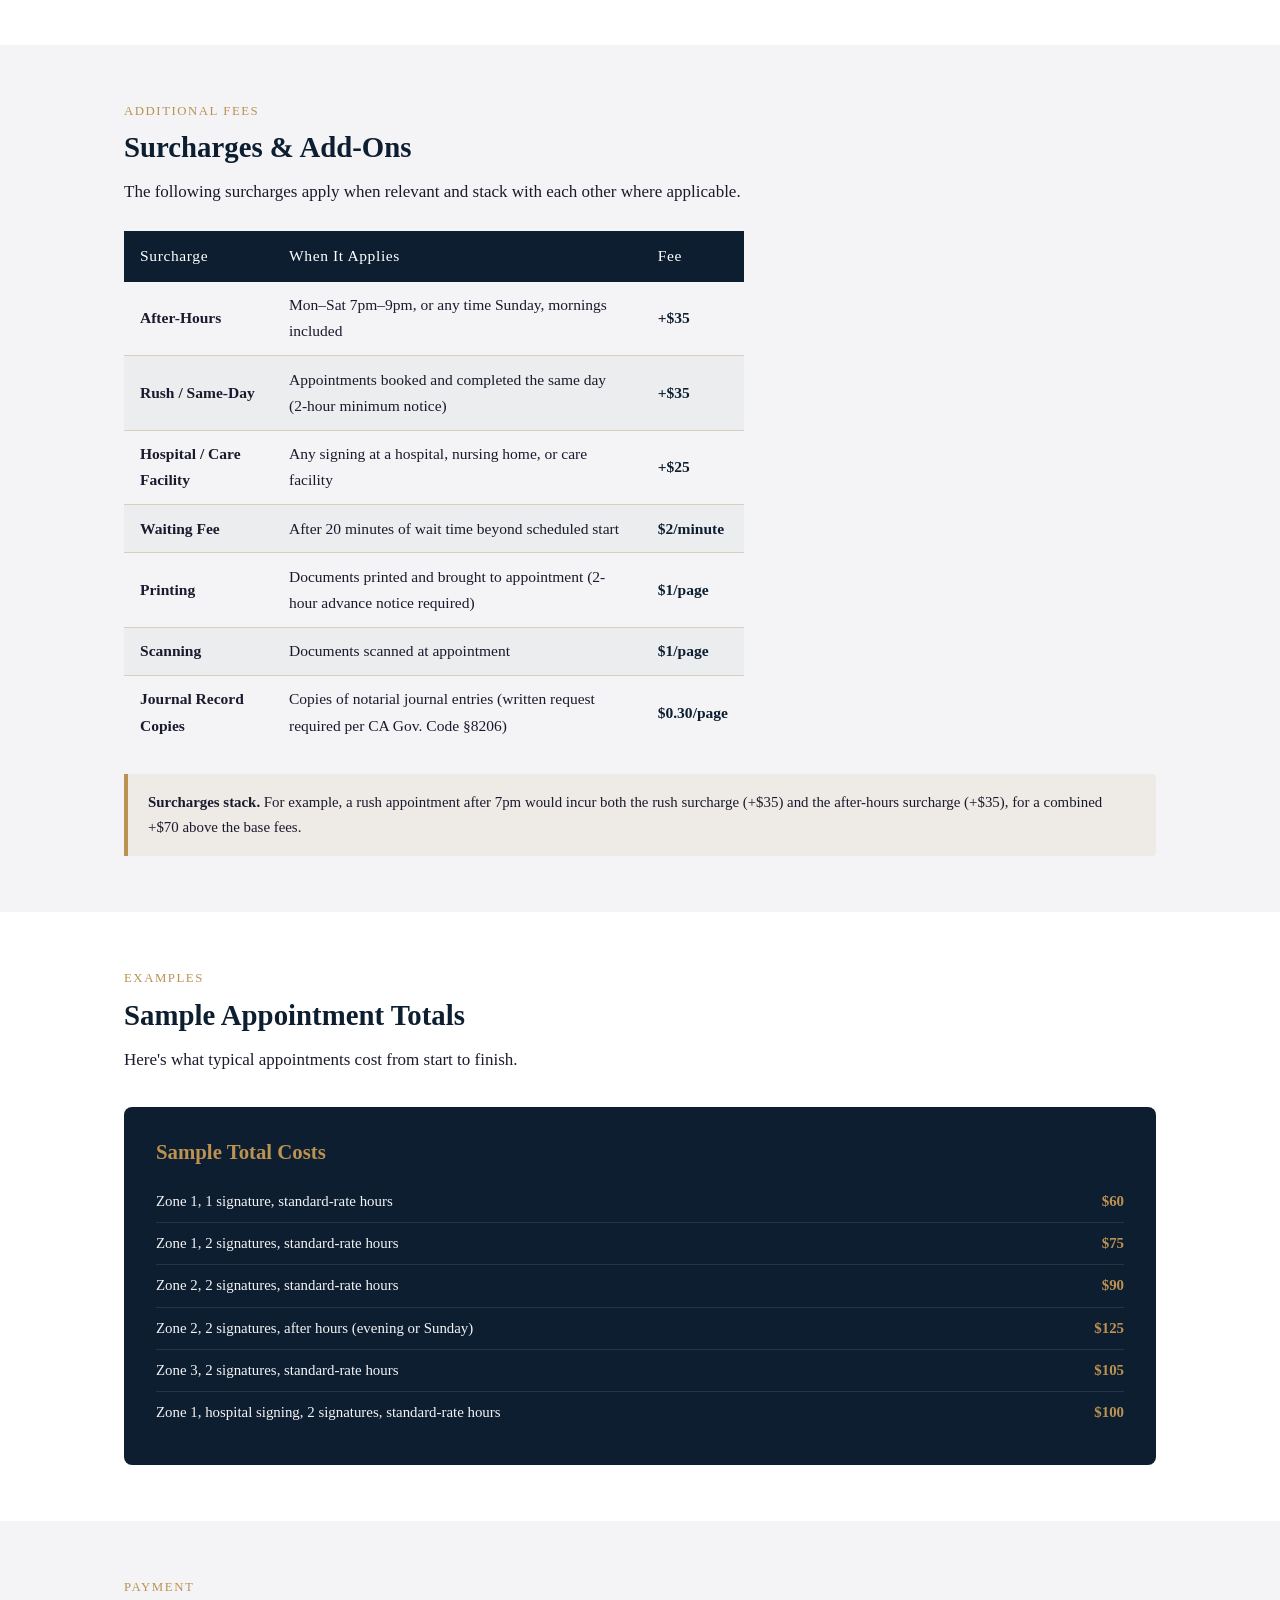
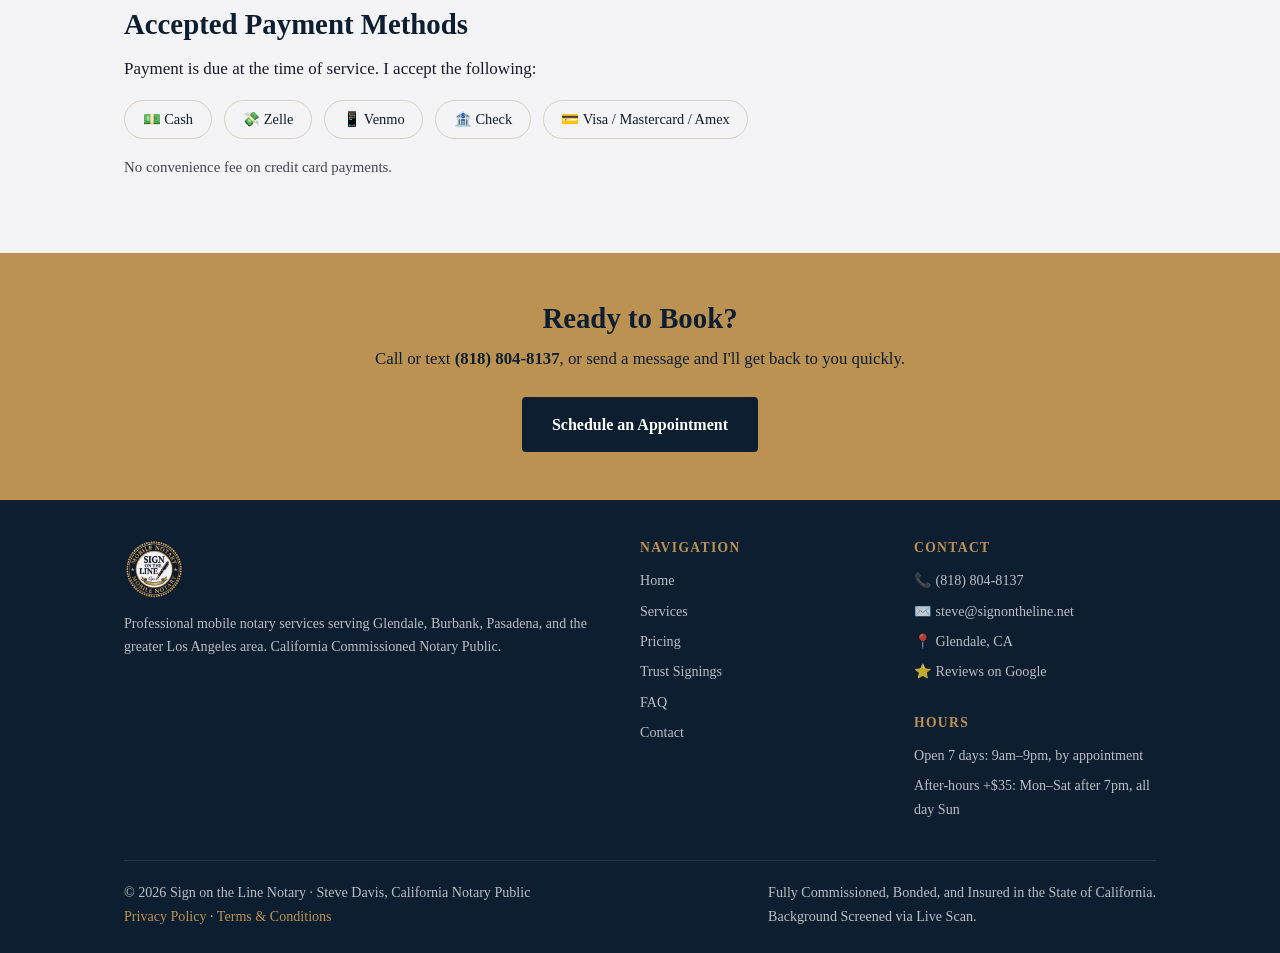
<file: pricing.html>
<!DOCTYPE html>
<html lang="en">
<head>
  <meta charset="UTF-8">
  <meta name="viewport" content="width=device-width, initial-scale=1.0">
  <title>Pricing | Sign on the Line Mobile Notary, Glendale, CA</title>
  <meta name="description" content="Transparent notary fees for Glendale and greater Los Angeles. Flat-rate travel by zone, $15 per notarized signature, no hidden fees.">
  <link rel="stylesheet" href="styles.css">
  <link rel="icon" href="images/logo.png" type="image/png">
  <link rel="canonical" href="https://signontheline.net/pricing.html">
  <meta property="og:type" content="website">
  <meta property="og:site_name" content="Sign on the Line Notary">
  <meta property="og:title" content="Pricing | Sign on the Line Mobile Notary, Glendale, CA">
  <meta property="og:description" content="Transparent notary fees for Glendale and greater Los Angeles. Flat-rate travel by zone, $15 per notarized signature, no hidden fees.">
  <meta property="og:url" content="https://signontheline.net/pricing.html">
  <meta property="og:image" content="https://signontheline.net/images/logo.png">
  <meta name="twitter:card" content="summary">
  <script type="application/ld+json">
{
  "@context": "https://schema.org",
  "@type": "Notary",
  "@id": "https://signontheline.net/#business",
  "name": "Sign on the Line Notary",
  "alternateName": "Sign on the Line Mobile Notary",
  "description": "Mobile notary public in Glendale, California. Comes to homes, offices, hospitals, and care facilities across Glendale, Burbank, Pasadena, and greater Los Angeles. Trust and estate signing specialist.",
  "url": "https://signontheline.net/",
  "logo": "https://signontheline.net/images/logo.png",
  "image": "https://signontheline.net/images/headshot.jpg",
  "telephone": "+1-818-804-8137",
  "email": "steve@signontheline.net",
  "priceRange": "$$",
  "address": {
    "@type": "PostalAddress",
    "addressLocality": "Glendale",
    "addressRegion": "CA",
    "addressCountry": "US"
  },
  "areaServed": [
    {
      "@type": "City",
      "name": "Glendale, CA"
    },
    {
      "@type": "City",
      "name": "Burbank, CA"
    },
    {
      "@type": "City",
      "name": "La Canada Flintridge, CA"
    },
    {
      "@type": "City",
      "name": "La Crescenta, CA"
    },
    {
      "@type": "City",
      "name": "Montrose, CA"
    },
    {
      "@type": "City",
      "name": "Verdugo City, CA"
    },
    {
      "@type": "City",
      "name": "Tujunga, CA"
    },
    {
      "@type": "City",
      "name": "Sunland, CA"
    },
    {
      "@type": "City",
      "name": "Altadena, CA"
    },
    {
      "@type": "City",
      "name": "Pasadena, CA"
    },
    {
      "@type": "City",
      "name": "South Pasadena, CA"
    },
    {
      "@type": "City",
      "name": "San Marino, CA"
    },
    {
      "@type": "City",
      "name": "Sierra Madre, CA"
    },
    {
      "@type": "City",
      "name": "Arcadia, CA"
    },
    {
      "@type": "City",
      "name": "Monrovia, CA"
    },
    {
      "@type": "City",
      "name": "Eagle Rock, CA"
    },
    {
      "@type": "City",
      "name": "Highland Park, CA"
    },
    {
      "@type": "City",
      "name": "Glassell Park, CA"
    },
    {
      "@type": "City",
      "name": "Mount Washington, CA"
    },
    {
      "@type": "City",
      "name": "Cypress Park, CA"
    },
    {
      "@type": "City",
      "name": "North Hollywood, CA"
    },
    {
      "@type": "City",
      "name": "Valley Village, CA"
    },
    {
      "@type": "City",
      "name": "Studio City, CA"
    },
    {
      "@type": "City",
      "name": "Toluca Lake, CA"
    },
    {
      "@type": "City",
      "name": "Sherman Oaks, CA"
    },
    {
      "@type": "City",
      "name": "Van Nuys, CA"
    },
    {
      "@type": "City",
      "name": "Northridge, CA"
    },
    {
      "@type": "City",
      "name": "Alhambra, CA"
    },
    {
      "@type": "City",
      "name": "Temple City, CA"
    },
    {
      "@type": "City",
      "name": "Los Feliz, CA"
    },
    {
      "@type": "City",
      "name": "Atwater Village, CA"
    },
    {
      "@type": "City",
      "name": "Silver Lake, CA"
    },
    {
      "@type": "City",
      "name": "Echo Park, CA"
    },
    {
      "@type": "City",
      "name": "Lincoln Heights, CA"
    },
    {
      "@type": "City",
      "name": "Downtown Los Angeles, CA"
    }
  ],
  "openingHoursSpecification": [
    {
      "@type": "OpeningHoursSpecification",
      "dayOfWeek": [
        "Monday",
        "Tuesday",
        "Wednesday",
        "Thursday",
        "Friday",
        "Saturday",
        "Sunday"
      ],
      "opens": "09:00",
      "closes": "21:00"
    }
  ],
  "sameAs": [
    "https://maps.app.goo.gl/oNo3c1g6guNAaXf79"
  ],
  "paymentAccepted": "Cash, Zelle, Venmo, Check, Credit Card",
  "founder": {
    "@type": "Person",
    "name": "Steve Davis",
    "jobTitle": "California Notary Public",
    "hasCredential": {
      "@type": "EducationalOccupationalCredential",
      "name": "Certified Notary Trust Delivery Agent (CNTDA)"
    }
  },
  "makesOffer": [
    {
      "@type": "Offer",
      "name": "Notarized signature",
      "price": "15.00",
      "priceCurrency": "USD",
      "description": "Per notarized signature, California statutory maximum. $20 starting January 1, 2027."
    }
  ]
}
  </script>
</head>
<body>

  <!-- ====== NAVIGATION ====== -->
  <header class="site-header">
    <nav class="nav-inner">
      <a href="index.html" class="nav-logo">
        <img src="images/logo.png" alt="Sign on the Line Notary Logo">
        <div class="nav-logo-text">
          <span class="nav-logo-name">Sign on the Line</span>
          <span class="nav-logo-sub">Mobile Notary</span>
        </div>
      </a>
      <button class="nav-toggle" id="navToggle" aria-label="Open menu">
        <span></span><span></span><span></span>
      </button>
      <ul class="nav-menu" id="navMenu">
        <li><a href="index.html">Home</a></li>
        <li><a href="services.html">Services</a></li>
        <li><a href="pricing.html" class="active">Pricing</a></li>
        <li><a href="trust-signings.html">Trust Signings</a></li>
        <li><a href="faq.html">FAQ</a></li>
        <li><a href="contact.html">Contact</a></li>
      </ul>
    </nav>
  </header>

  <!-- ====== PAGE HERO ====== -->
  <section class="page-hero">
    <div class="container">
      <h1>Pricing</h1>
      <p>Transparent, flat-rate fees. No surprises</p>
    </div>
  </section>

  <!-- ====== PRICING INTRO ====== -->
  <section class="content-section">
    <div class="container" style="max-width:760px;">
      <p>I believe you should know exactly what you're paying before I arrive. All fees are listed below. Your total is the notarization fee plus your travel zone, plus any applicable surcharges. No surprises.</p>
    </div>
  </section>

  <!-- ====== NOTARIZATION FEE ====== -->
  <section class="content-section">
    <div class="container">
      <p class="section-label">Notarization</p>
      <h2>Signature Fee</h2>
      <p>California sets the maximum notarization fee by law. I charge the state maximum.</p>

      <table class="pricing-table" style="max-width:480px;">
        <thead>
          <tr>
            <th>Service</th>
            <th>Fee</th>
          </tr>
        </thead>
        <tbody>
          <tr>
            <td>Notarized signature (acknowledgment or jurat)</td>
            <td class="price-val">$15 per signature</td>
          </tr>
          <tr>
            <td>Oath or affirmation (no notarial certificate)</td>
            <td class="price-val">$15 per person</td>
          </tr>
          <tr>
            <td>Certified copy of power of attorney</td>
            <td class="price-val">$15 per copy</td>
          </tr>
        </tbody>
      </table>

      <div class="availability-note">
        <strong>Multiple signatures:</strong> Many documents require more than one notarized signature. Each signature on each separate document counts as one notarization. For example, if a power of attorney and a grant deed each need one signature notarized, that's two fees of $15 each.
      </div>
    </div>
  </section>

  <!-- ====== TRAVEL ZONES ====== -->
  <section class="content-section">
    <div class="container">
      <p class="section-label">Travel Fees</p>
      <h2>Service Zones</h2>
      <p>Travel is charged as a flat fee by zone. No per-mile calculations, no guesswork. Your zone is based on your city.</p>

      <table class="pricing-table">
        <thead>
          <tr>
            <th>Zone</th>
            <th>Cities Included</th>
            <th>Travel Fee</th>
          </tr>
        </thead>
        <tbody>
          <tr>
            <td><span class="zone-tag">Zone 1</span></td>
            <td>Glendale, Burbank, La Canada Flintridge, La Crescenta, Montrose, Verdugo City, Tujunga, Sunland, Altadena</td>
            <td class="price-val">$45</td>
          </tr>
          <tr>
            <td><span class="zone-tag">Zone 2</span></td>
            <td>Pasadena, South Pasadena, San Marino, Sierra Madre, Arcadia, Monrovia, Eagle Rock, Highland Park, Glassell Park, Mount Washington, Cypress Park, North Hollywood, Valley Village, Studio City, Toluca Lake</td>
            <td class="price-val">$60</td>
          </tr>
          <tr>
            <td><span class="zone-tag">Zone 3</span></td>
            <td>Sherman Oaks, Van Nuys, Northridge, Alhambra, Temple City, Los Feliz, Atwater Village, Silver Lake, Echo Park, Lincoln Heights, Downtown LA</td>
            <td class="price-val">$75</td>
          </tr>
          <tr>
            <td><span class="zone-tag">Zone 4</span></td>
            <td>Areas beyond Zone 3 (Woodland Hills, Pomona, Long Beach, etc.)</td>
            <td class="price-val">By quote</td>
          </tr>
        </tbody>
      </table>

      <p style="margin-top:1rem; font-size:0.93rem; color:var(--text-mid);">Not sure which zone you're in? <a href="contact.html">Send me a message</a> with your city and I'll confirm your travel fee before you book.</p>
    </div>
  </section>

  <!-- ====== SURCHARGES ====== -->
  <section class="content-section">
    <div class="container">
      <p class="section-label">Additional Fees</p>
      <h2>Surcharges &amp; Add-Ons</h2>
      <p>The following surcharges apply when relevant and stack with each other where applicable.</p>

      <table class="pricing-table" style="max-width:620px;">
        <thead>
          <tr>
            <th>Surcharge</th>
            <th>When It Applies</th>
            <th>Fee</th>
          </tr>
        </thead>
        <tbody>
          <tr>
            <td><strong>After-Hours</strong></td>
            <td>Mon–Sat 7pm–9pm, or any time Sunday, mornings included</td>
            <td class="price-val">+$35</td>
          </tr>
          <tr>
            <td><strong>Rush / Same-Day</strong></td>
            <td>Appointments booked and completed the same day (2-hour minimum notice)</td>
            <td class="price-val">+$35</td>
          </tr>
          <tr>
            <td><strong>Hospital / Care Facility</strong></td>
            <td>Any signing at a hospital, nursing home, or care facility</td>
            <td class="price-val">+$25</td>
          </tr>
          <tr>
            <td><strong>Waiting Fee</strong></td>
            <td>After 20 minutes of wait time beyond scheduled start</td>
            <td class="price-val">$2/minute</td>
          </tr>
          <tr>
            <td><strong>Printing</strong></td>
            <td>Documents printed and brought to appointment (2-hour advance notice required)</td>
            <td class="price-val">$1/page</td>
          </tr>
          <tr>
            <td><strong>Scanning</strong></td>
            <td>Documents scanned at appointment</td>
            <td class="price-val">$1/page</td>
          </tr>
          <tr>
            <td><strong>Journal Record Copies</strong></td>
            <td>Copies of notarial journal entries (written request required per CA Gov. Code §8206)</td>
            <td class="price-val">$0.30/page</td>
          </tr>
        </tbody>
      </table>

      <div class="availability-note" style="margin-top:1.5rem;">
        <strong>Surcharges stack.</strong> For example, a rush appointment after 7pm would incur both the rush surcharge (+$35) and the after-hours surcharge (+$35), for a combined +$70 above the base fees.
      </div>
    </div>
  </section>

  <!-- ====== SAMPLE TOTALS ====== -->
  <section class="content-section">
    <div class="container">
      <p class="section-label">Examples</p>
      <h2>Sample Appointment Totals</h2>
      <p>Here's what typical appointments cost from start to finish.</p>

      <div class="sample-totals">
        <h3>Sample Total Costs</h3>
        <table>
          <tbody>
            <tr>
              <td>Zone 1, 1 signature, standard-rate hours</td>
              <td>$60</td>
            </tr>
            <tr>
              <td>Zone 1, 2 signatures, standard-rate hours</td>
              <td>$75</td>
            </tr>
            <tr>
              <td>Zone 2, 2 signatures, standard-rate hours</td>
              <td>$90</td>
            </tr>
            <tr>
              <td>Zone 2, 2 signatures, after hours (evening or Sunday)</td>
              <td>$125</td>
            </tr>
            <tr>
              <td>Zone 3, 2 signatures, standard-rate hours</td>
              <td>$105</td>
            </tr>
            <tr>
              <td>Zone 1, hospital signing, 2 signatures, standard-rate hours</td>
              <td>$100</td>
            </tr>
          </tbody>
        </table>
      </div>
    </div>
  </section>

  <!-- ====== PAYMENT ====== -->
  <section class="content-section">
    <div class="container">
      <p class="section-label">Payment</p>
      <h2>Accepted Payment Methods</h2>
      <p>Payment is due at the time of service. I accept the following:</p>
      <div class="payment-methods">
        <span class="payment-pill">💵 Cash</span>
        <span class="payment-pill">💸 Zelle</span>
        <span class="payment-pill">📱 Venmo</span>
        <span class="payment-pill">🏦 Check</span>
        <span class="payment-pill">💳 Visa / Mastercard / Amex</span>
      </div>
      <p style="margin-top:1rem; font-size:0.93rem; color:var(--text-mid);">No convenience fee on credit card payments.</p>
    </div>
  </section>

  <!-- ====== CTA ====== -->
  <section class="cta-banner">
    <div class="container">
      <h2>Ready to Book?</h2>
      <p>Call or text <strong>(818) 804-8137</strong>, or send a message and I'll get back to you quickly.</p>
      <a href="contact.html" class="btn btn-navy">Schedule an Appointment</a>
    </div>
  </section>

  <!-- ====== FOOTER ====== -->
  <footer class="site-footer">
    <div class="footer-inner">
      <div class="footer-grid">
        <div class="footer-brand">
          <img src="images/logo.png" alt="Sign on the Line Notary">
          <p>Professional mobile notary services serving Glendale, Burbank, Pasadena, and the greater Los Angeles area. California Commissioned Notary Public.</p>
        </div>
        <div class="footer-col">
          <h4>Navigation</h4>
          <ul>
            <li><a href="index.html">Home</a></li>
            <li><a href="services.html">Services</a></li>
            <li><a href="pricing.html">Pricing</a></li>
            <li><a href="trust-signings.html">Trust Signings</a></li>
            <li><a href="faq.html">FAQ</a></li>
            <li><a href="contact.html">Contact</a></li>
          </ul>
        </div>
        <div class="footer-col">
          <h4>Contact</h4>
          <ul>
            <li>📞 <a href="tel:8188048137">(818) 804-8137</a></li>
            <li>✉️ <a href="mailto:steve@signontheline.net">steve@signontheline.net</a></li>
            <li>📍 Glendale, CA</li>
            <li>⭐ <a href="https://maps.app.goo.gl/oNo3c1g6guNAaXf79" target="_blank" rel="noopener">Reviews on Google</a></li>
          </ul>
          <br>
          <h4>Hours</h4>
          <ul>
            <li>Open 7 days: 9am–9pm, by&nbsp;appointment</li>
            <li>After-hours +$35: Mon–Sat after 7pm, all day Sun</li>
          </ul>
        </div>
      </div>
      <div class="footer-bottom">
        <p>&copy; 2026 Sign on the Line Notary &middot; Steve Davis, California Notary Public<br>
          <a href="privacy.html">Privacy Policy</a> &middot; <a href="terms.html">Terms &amp; Conditions</a></p>
        <p>Fully Commissioned, Bonded, and Insured in the State of California.<br>Background Screened via Live Scan.</p>
      </div>
    </div>
  </footer>

  <script>
    document.getElementById('navToggle').addEventListener('click', function() {
      document.getElementById('navMenu').classList.toggle('open');
    });
  </script>

</body>
</html>
</file>
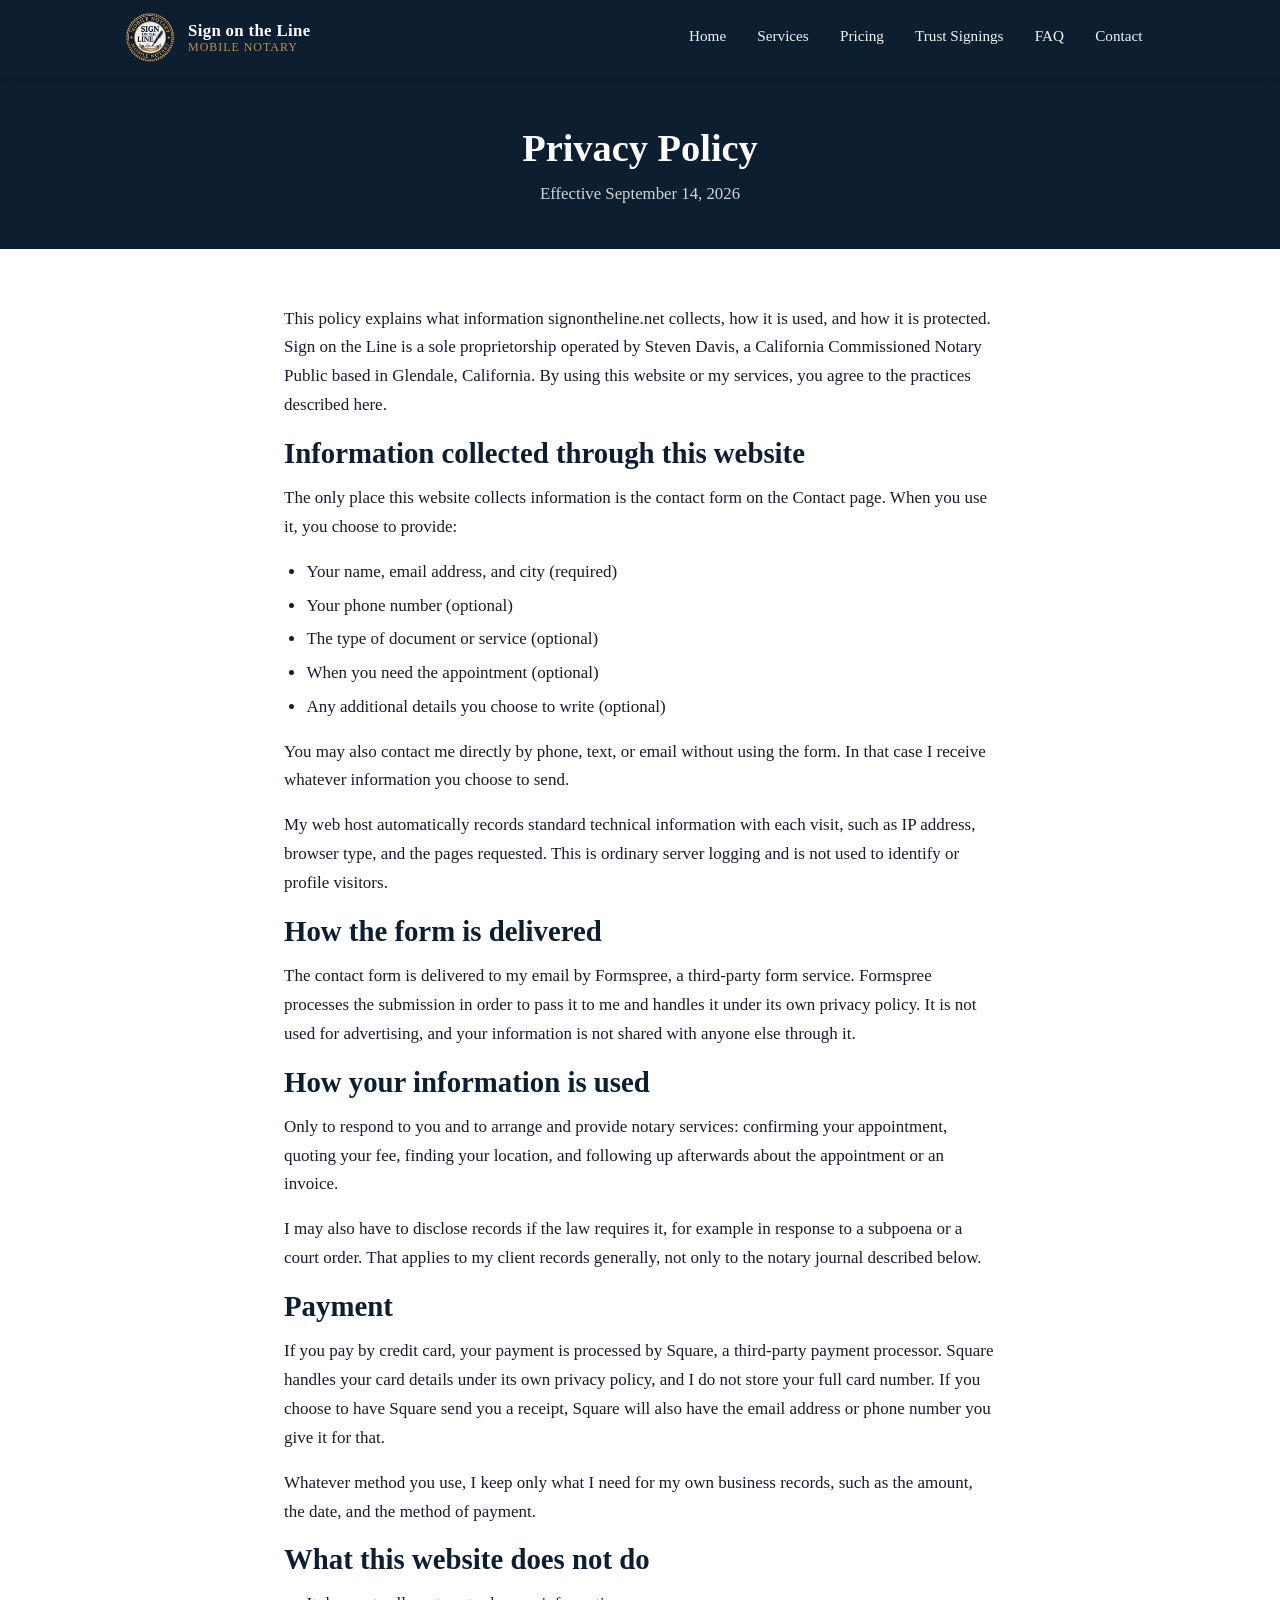
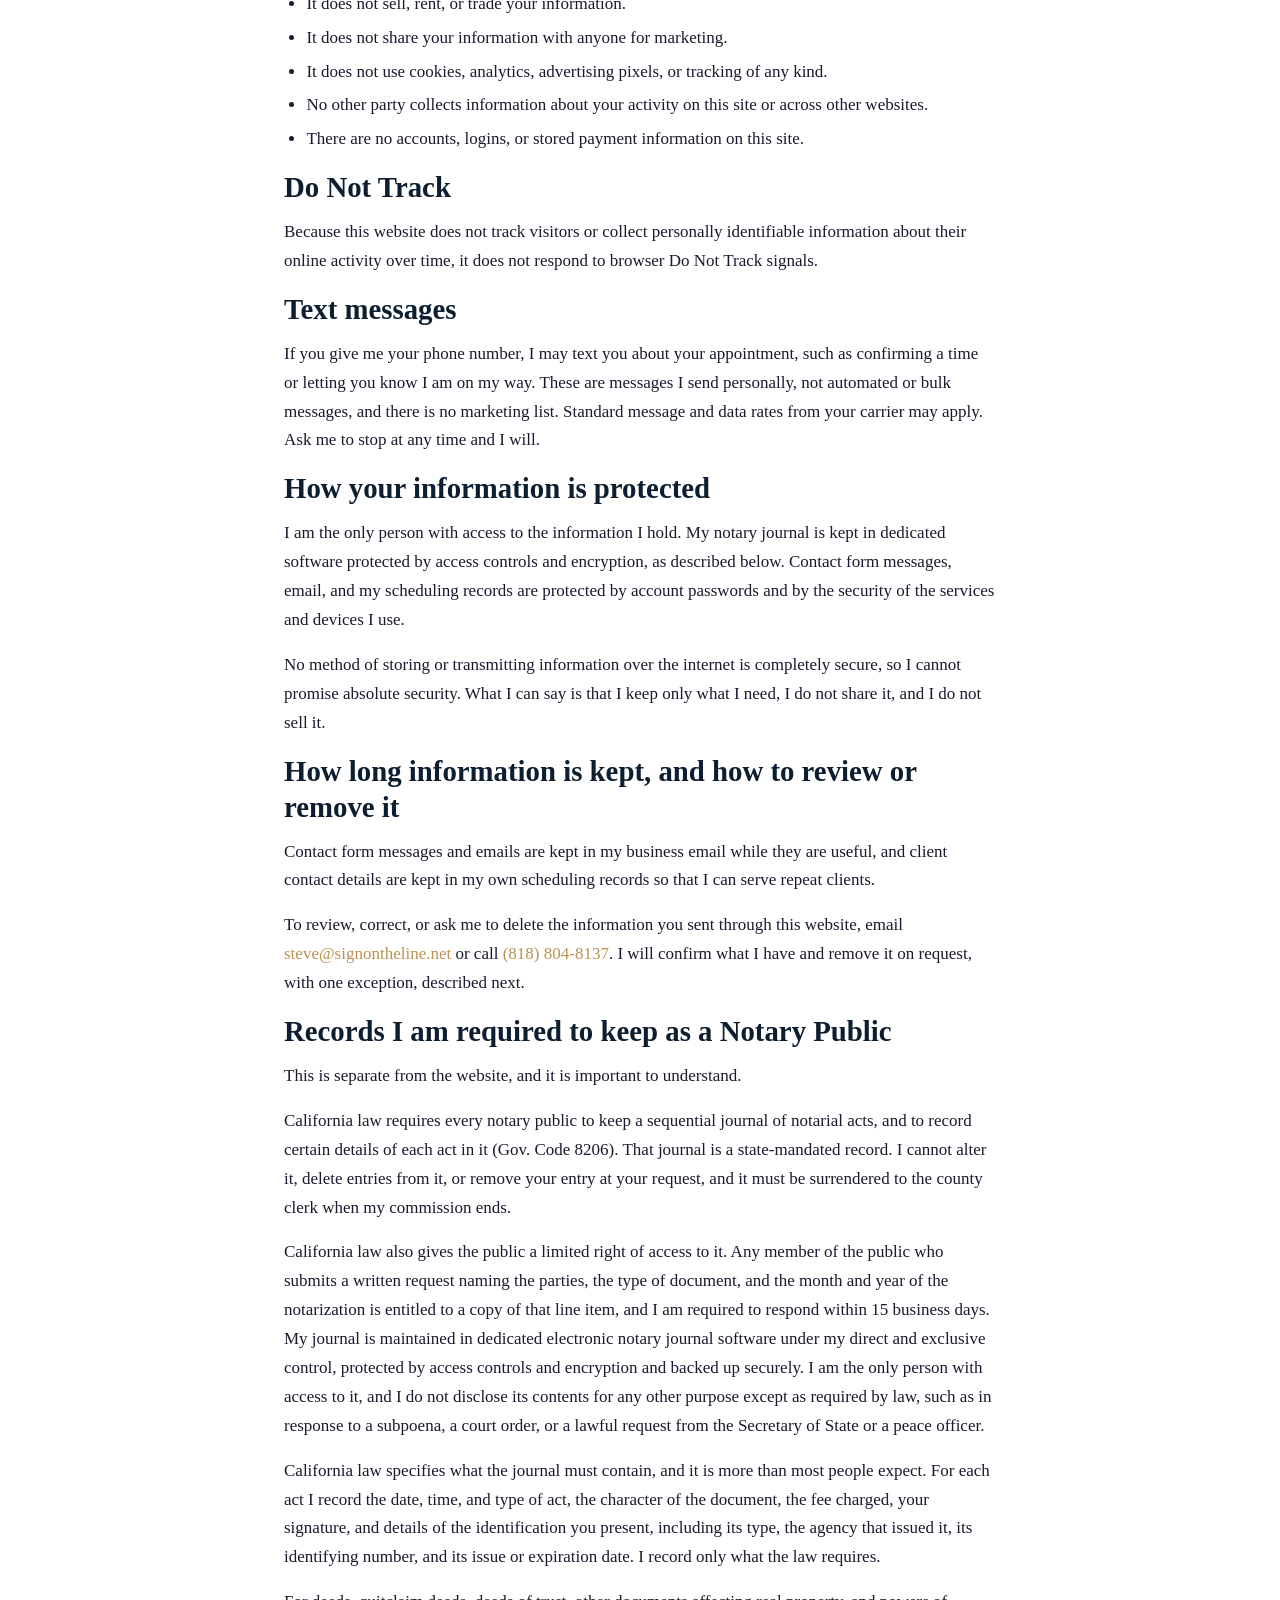
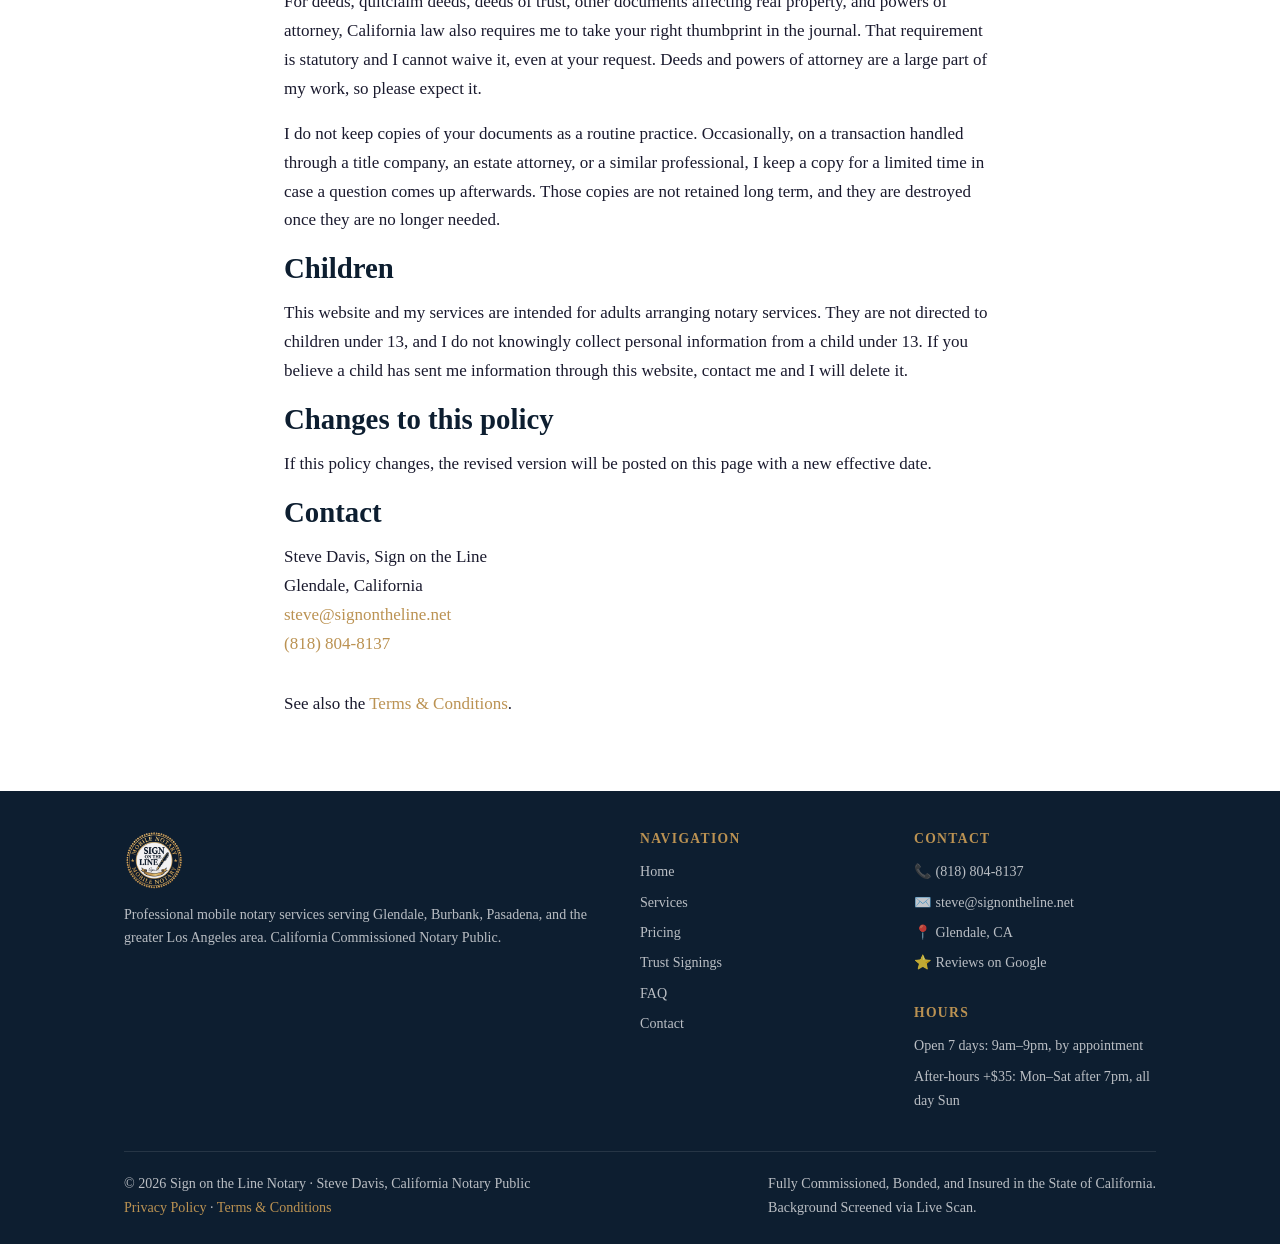
<file: privacy.html>
<!DOCTYPE html>
<html lang="en">
<head>
  <meta charset="UTF-8">
  <meta name="viewport" content="width=device-width, initial-scale=1.0">
  <title>Privacy Policy | Sign on the Line Mobile Notary, Glendale, CA</title>
  <meta name="description" content="Privacy policy for signontheline.net. What the site collects, how it is used, and how notary journal records are handled under California law.">
  <link rel="canonical" href="https://signontheline.net/privacy.html">
  <link rel="stylesheet" href="styles.css">
  <link rel="icon" href="images/logo.png" type="image/png">
  <meta property="og:type" content="website">
  <meta property="og:site_name" content="Sign on the Line Notary">
  <meta property="og:title" content="Privacy Policy | Sign on the Line Mobile Notary, Glendale, CA">
  <meta property="og:description" content="Privacy policy for signontheline.net. What the site collects, how it is used, and how notary journal records are handled under California law.">
  <meta property="og:url" content="https://signontheline.net/privacy.html">
  <meta property="og:image" content="https://signontheline.net/images/logo.png">
  <meta name="twitter:card" content="summary">
  <script type="application/ld+json">
{
  "@context": "https://schema.org",
  "@type": "Notary",
  "@id": "https://signontheline.net/#business",
  "name": "Sign on the Line Notary",
  "alternateName": "Sign on the Line Mobile Notary",
  "description": "Mobile notary public in Glendale, California. Comes to homes, offices, hospitals, and care facilities across Glendale, Burbank, Pasadena, and greater Los Angeles. Trust and estate signing specialist.",
  "url": "https://signontheline.net/",
  "logo": "https://signontheline.net/images/logo.png",
  "image": "https://signontheline.net/images/headshot.jpg",
  "telephone": "+1-818-804-8137",
  "email": "steve@signontheline.net",
  "priceRange": "$$",
  "address": {
    "@type": "PostalAddress",
    "addressLocality": "Glendale",
    "addressRegion": "CA",
    "addressCountry": "US"
  },
  "areaServed": [
    {
      "@type": "City",
      "name": "Glendale, CA"
    },
    {
      "@type": "City",
      "name": "Burbank, CA"
    },
    {
      "@type": "City",
      "name": "La Canada Flintridge, CA"
    },
    {
      "@type": "City",
      "name": "La Crescenta, CA"
    },
    {
      "@type": "City",
      "name": "Montrose, CA"
    },
    {
      "@type": "City",
      "name": "Verdugo City, CA"
    },
    {
      "@type": "City",
      "name": "Tujunga, CA"
    },
    {
      "@type": "City",
      "name": "Sunland, CA"
    },
    {
      "@type": "City",
      "name": "Altadena, CA"
    },
    {
      "@type": "City",
      "name": "Pasadena, CA"
    },
    {
      "@type": "City",
      "name": "South Pasadena, CA"
    },
    {
      "@type": "City",
      "name": "San Marino, CA"
    },
    {
      "@type": "City",
      "name": "Sierra Madre, CA"
    },
    {
      "@type": "City",
      "name": "Arcadia, CA"
    },
    {
      "@type": "City",
      "name": "Monrovia, CA"
    },
    {
      "@type": "City",
      "name": "Eagle Rock, CA"
    },
    {
      "@type": "City",
      "name": "Highland Park, CA"
    },
    {
      "@type": "City",
      "name": "Glassell Park, CA"
    },
    {
      "@type": "City",
      "name": "Mount Washington, CA"
    },
    {
      "@type": "City",
      "name": "Cypress Park, CA"
    },
    {
      "@type": "City",
      "name": "North Hollywood, CA"
    },
    {
      "@type": "City",
      "name": "Valley Village, CA"
    },
    {
      "@type": "City",
      "name": "Studio City, CA"
    },
    {
      "@type": "City",
      "name": "Toluca Lake, CA"
    },
    {
      "@type": "City",
      "name": "Sherman Oaks, CA"
    },
    {
      "@type": "City",
      "name": "Van Nuys, CA"
    },
    {
      "@type": "City",
      "name": "Northridge, CA"
    },
    {
      "@type": "City",
      "name": "Alhambra, CA"
    },
    {
      "@type": "City",
      "name": "Temple City, CA"
    },
    {
      "@type": "City",
      "name": "Los Feliz, CA"
    },
    {
      "@type": "City",
      "name": "Atwater Village, CA"
    },
    {
      "@type": "City",
      "name": "Silver Lake, CA"
    },
    {
      "@type": "City",
      "name": "Echo Park, CA"
    },
    {
      "@type": "City",
      "name": "Lincoln Heights, CA"
    },
    {
      "@type": "City",
      "name": "Downtown Los Angeles, CA"
    }
  ],
  "openingHoursSpecification": [
    {
      "@type": "OpeningHoursSpecification",
      "dayOfWeek": [
        "Monday",
        "Tuesday",
        "Wednesday",
        "Thursday",
        "Friday",
        "Saturday",
        "Sunday"
      ],
      "opens": "09:00",
      "closes": "21:00"
    }
  ],
  "sameAs": [
    "https://maps.app.goo.gl/oNo3c1g6guNAaXf79"
  ],
  "paymentAccepted": "Cash, Zelle, Venmo, Check, Credit Card",
  "founder": {
    "@type": "Person",
    "name": "Steve Davis",
    "jobTitle": "California Notary Public",
    "hasCredential": {
      "@type": "EducationalOccupationalCredential",
      "name": "Certified Notary Trust Delivery Agent (CNTDA)"
    }
  },
  "makesOffer": [
    {
      "@type": "Offer",
      "name": "Notarized signature",
      "price": "15.00",
      "priceCurrency": "USD",
      "description": "Per notarized signature, California statutory maximum. $20 starting January 1, 2027."
    }
  ]
}
  </script>
</head>
<body>

  <!-- ====== NAVIGATION ====== -->
  <header class="site-header">
    <nav class="nav-inner">
      <a href="index.html" class="nav-logo">
        <img src="images/logo.png" alt="Sign on the Line Notary Logo">
        <div class="nav-logo-text">
          <span class="nav-logo-name">Sign on the Line</span>
          <span class="nav-logo-sub">Mobile Notary</span>
        </div>
      </a>
      <button class="nav-toggle" id="navToggle" aria-label="Open menu">
        <span></span><span></span><span></span>
      </button>
      <ul class="nav-menu" id="navMenu">
        <li><a href="index.html">Home</a></li>
        <li><a href="services.html">Services</a></li>
        <li><a href="pricing.html">Pricing</a></li>
        <li><a href="trust-signings.html">Trust Signings</a></li>
        <li><a href="faq.html">FAQ</a></li>
        <li><a href="contact.html">Contact</a></li>
      </ul>
    </nav>
  </header>

  <!-- ====== PAGE HERO ====== -->
  <section class="page-hero">
    <div class="container">
      <h1>Privacy Policy</h1>
      <p>Effective September 14, 2026</p>
    </div>
  </section>

  <!-- ====== POLICY ====== -->
  <section class="content-section">
    <div class="container" style="max-width:760px;">

      <p>This policy explains what information signontheline.net collects, how it is used, and how it is protected. Sign on the Line is a sole proprietorship operated by Steven Davis, a California Commissioned Notary Public based in Glendale, California. By using this website or my services, you agree to the practices described here.</p>

      <h2>Information collected through this website</h2>
      <p>The only place this website collects information is the contact form on the Contact page. When you use it, you choose to provide:</p>
      <ul>
        <li>Your name, email address, and city (required)</li>
        <li>Your phone number (optional)</li>
        <li>The type of document or service (optional)</li>
        <li>When you need the appointment (optional)</li>
        <li>Any additional details you choose to write (optional)</li>
      </ul>
      <p>You may also contact me directly by phone, text, or email without using the form. In that case I receive whatever information you choose to send.</p>
      <p>My web host automatically records standard technical information with each visit, such as IP address, browser type, and the pages requested. This is ordinary server logging and is not used to identify or profile visitors.</p>

      <h2>How the form is delivered</h2>
      <p>The contact form is delivered to my email by Formspree, a third-party form service. Formspree processes the submission in order to pass it to me and handles it under its own privacy policy. It is not used for advertising, and your information is not shared with anyone else through it.</p>

      <h2>How your information is used</h2>
      <p>Only to respond to you and to arrange and provide notary services: confirming your appointment, quoting your fee, finding your location, and following up afterwards about the appointment or an invoice.</p>
      <p>I may also have to disclose records if the law requires it, for example in response to a subpoena or a court order. That applies to my client records generally, not only to the notary journal described below.</p>

      <h2>Payment</h2>
      <p>If you pay by credit card, your payment is processed by Square, a third-party payment processor. Square handles your card details under its own privacy policy, and I do not store your full card number. If you choose to have Square send you a receipt, Square will also have the email address or phone number you give it for that.</p>
      <p>Whatever method you use, I keep only what I need for my own business records, such as the amount, the date, and the method of payment.</p>

      <h2>What this website does not do</h2>
      <ul>
        <li>It does not sell, rent, or trade your information.</li>
        <li>It does not share your information with anyone for marketing.</li>
        <li>It does not use cookies, analytics, advertising pixels, or tracking of any kind.</li>
        <li>No other party collects information about your activity on this site or across other websites.</li>
        <li>There are no accounts, logins, or stored payment information on this site.</li>
      </ul>

      <h2>Do Not Track</h2>
      <p>Because this website does not track visitors or collect personally identifiable information about their online activity over time, it does not respond to browser Do Not Track signals.</p>

      <h2>Text messages</h2>
      <p>If you give me your phone number, I may text you about your appointment, such as confirming a time or letting you know I am on my way. These are messages I send personally, not automated or bulk messages, and there is no marketing list. Standard message and data rates from your carrier may apply. Ask me to stop at any time and I will.</p>

      <h2>How your information is protected</h2>
      <p>I am the only person with access to the information I hold. My notary journal is kept in dedicated software protected by access controls and encryption, as described below. Contact form messages, email, and my scheduling records are protected by account passwords and by the security of the services and devices I use.</p>
      <p>No method of storing or transmitting information over the internet is completely secure, so I cannot promise absolute security. What I can say is that I keep only what I need, I do not share it, and I do not sell it.</p>

      <h2>How long information is kept, and how to review or remove it</h2>
      <p>Contact form messages and emails are kept in my business email while they are useful, and client contact details are kept in my own scheduling records so that I can serve repeat clients.</p>
      <p>To review, correct, or ask me to delete the information you sent through this website, email <a href="mailto:steve@signontheline.net">steve@signontheline.net</a> or call <a href="tel:8188048137">(818) 804-8137</a>. I will confirm what I have and remove it on request, with one exception, described next.</p>

      <h2>Records I am required to keep as a Notary Public</h2>
      <p>This is separate from the website, and it is important to understand.</p>
      <p>California law requires every notary public to keep a sequential journal of notarial acts, and to record certain details of each act in it (Gov. Code 8206). That journal is a state-mandated record. I cannot alter it, delete entries from it, or remove your entry at your request, and it must be surrendered to the county clerk when my commission ends.</p>
      <p>California law also gives the public a limited right of access to it. Any member of the public who submits a written request naming the parties, the type of document, and the month and year of the notarization is entitled to a copy of that line item, and I am required to respond within 15 business days. My journal is maintained in dedicated electronic notary journal software under my direct and exclusive control, protected by access controls and encryption and backed up securely. I am the only person with access to it, and I do not disclose its contents for any other purpose except as required by law, such as in response to a subpoena, a court order, or a lawful request from the Secretary of State or a peace officer.</p>
      <p>California law specifies what the journal must contain, and it is more than most people expect. For each act I record the date, time, and type of act, the character of the document, the fee charged, your signature, and details of the identification you present, including its type, the agency that issued it, its identifying number, and its issue or expiration date. I record only what the law requires.</p>
      <p>For deeds, quitclaim deeds, deeds of trust, other documents affecting real property, and powers of attorney, California law also requires me to take your right thumbprint in the journal. That requirement is statutory and I cannot waive it, even at your request. Deeds and powers of attorney are a large part of my work, so please expect it.</p>
      <p>I do not keep copies of your documents as a routine practice. Occasionally, on a transaction handled through a title company, an estate attorney, or a similar professional, I keep a copy for a limited time in case a question comes up afterwards. Those copies are not retained long term, and they are destroyed once they are no longer needed.</p>

      <h2>Children</h2>
      <p>This website and my services are intended for adults arranging notary services. They are not directed to children under 13, and I do not knowingly collect personal information from a child under 13. If you believe a child has sent me information through this website, contact me and I will delete it.</p>

      <h2>Changes to this policy</h2>
      <p>If this policy changes, the revised version will be posted on this page with a new effective date.</p>

      <h2>Contact</h2>
      <p>
        Steve Davis, Sign on the Line<br>
        Glendale, California<br>
        <a href="mailto:steve@signontheline.net">steve@signontheline.net</a><br>
        <a href="tel:8188048137">(818) 804-8137</a>
      </p>

      <p style="margin-top:2rem;">See also the <a href="terms.html">Terms &amp; Conditions</a>.</p>

    </div>
  </section>

  <!-- ====== FOOTER ====== -->
  <footer class="site-footer">
    <div class="footer-inner">
      <div class="footer-grid">
        <div class="footer-brand">
          <img src="images/logo.png" alt="Sign on the Line Notary">
          <p>Professional mobile notary services serving Glendale, Burbank, Pasadena, and the greater Los Angeles area. California Commissioned Notary Public.</p>
        </div>
        <div class="footer-col">
          <h4>Navigation</h4>
          <ul>
            <li><a href="index.html">Home</a></li>
            <li><a href="services.html">Services</a></li>
            <li><a href="pricing.html">Pricing</a></li>
            <li><a href="trust-signings.html">Trust Signings</a></li>
            <li><a href="faq.html">FAQ</a></li>
            <li><a href="contact.html">Contact</a></li>
          </ul>
        </div>
        <div class="footer-col">
          <h4>Contact</h4>
          <ul>
            <li>📞 <a href="tel:8188048137">(818) 804-8137</a></li>
            <li>✉️ <a href="mailto:steve@signontheline.net">steve@signontheline.net</a></li>
            <li>📍 Glendale, CA</li>
            <li>⭐ <a href="https://maps.app.goo.gl/oNo3c1g6guNAaXf79" target="_blank" rel="noopener">Reviews on Google</a></li>
          </ul>
          <br>
          <h4>Hours</h4>
          <ul>
            <li>Open 7 days: 9am–9pm, by&nbsp;appointment</li>
            <li>After-hours +$35: Mon–Sat after 7pm, all day Sun</li>
          </ul>
        </div>
      </div>
      <div class="footer-bottom">
        <p>&copy; 2026 Sign on the Line Notary &middot; Steve Davis, California Notary Public<br>
          <a href="privacy.html">Privacy Policy</a> &middot; <a href="terms.html">Terms &amp; Conditions</a></p>
        <p>Fully Commissioned, Bonded, and Insured in the State of California.<br>Background Screened via Live Scan.</p>
      </div>
    </div>
  </footer>

  <script>
    document.getElementById('navToggle').addEventListener('click', function() {
      document.getElementById('navMenu').classList.toggle('open');
    });
  </script>

</body>
</html>
</file>
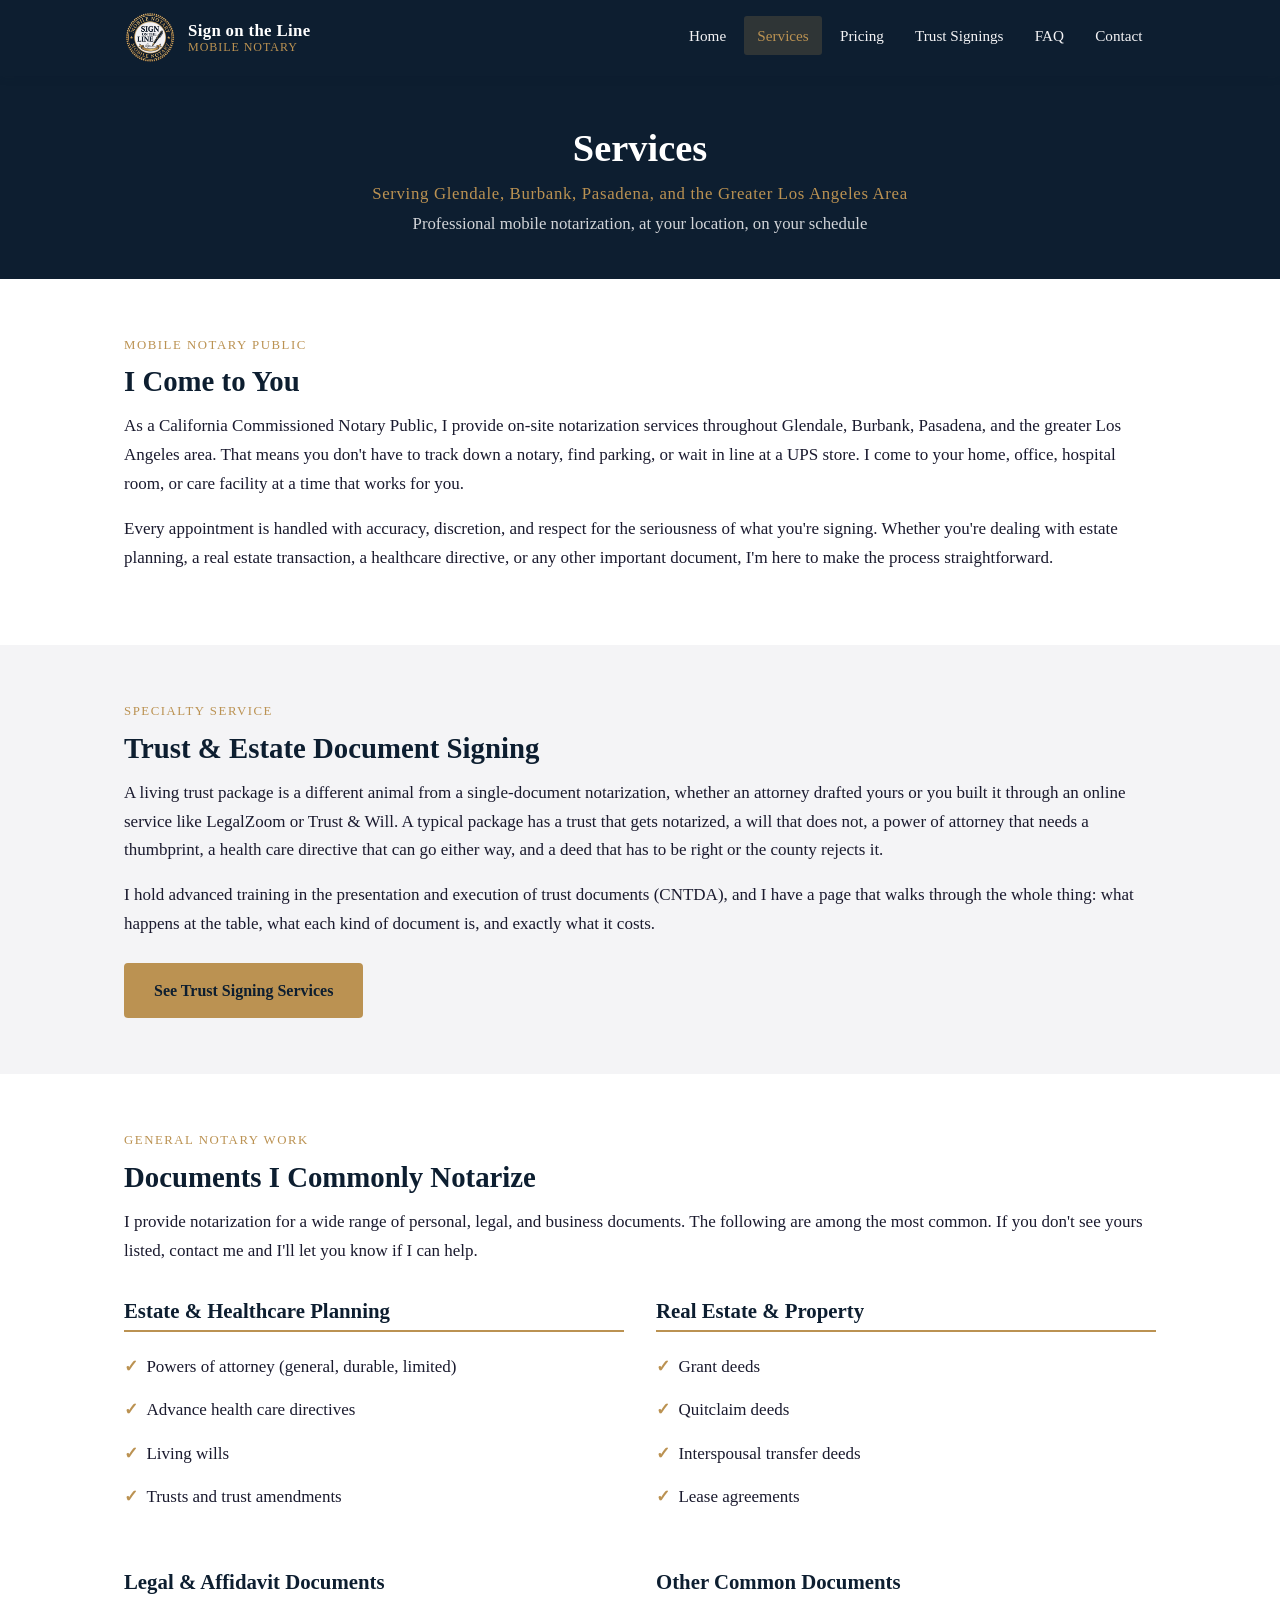
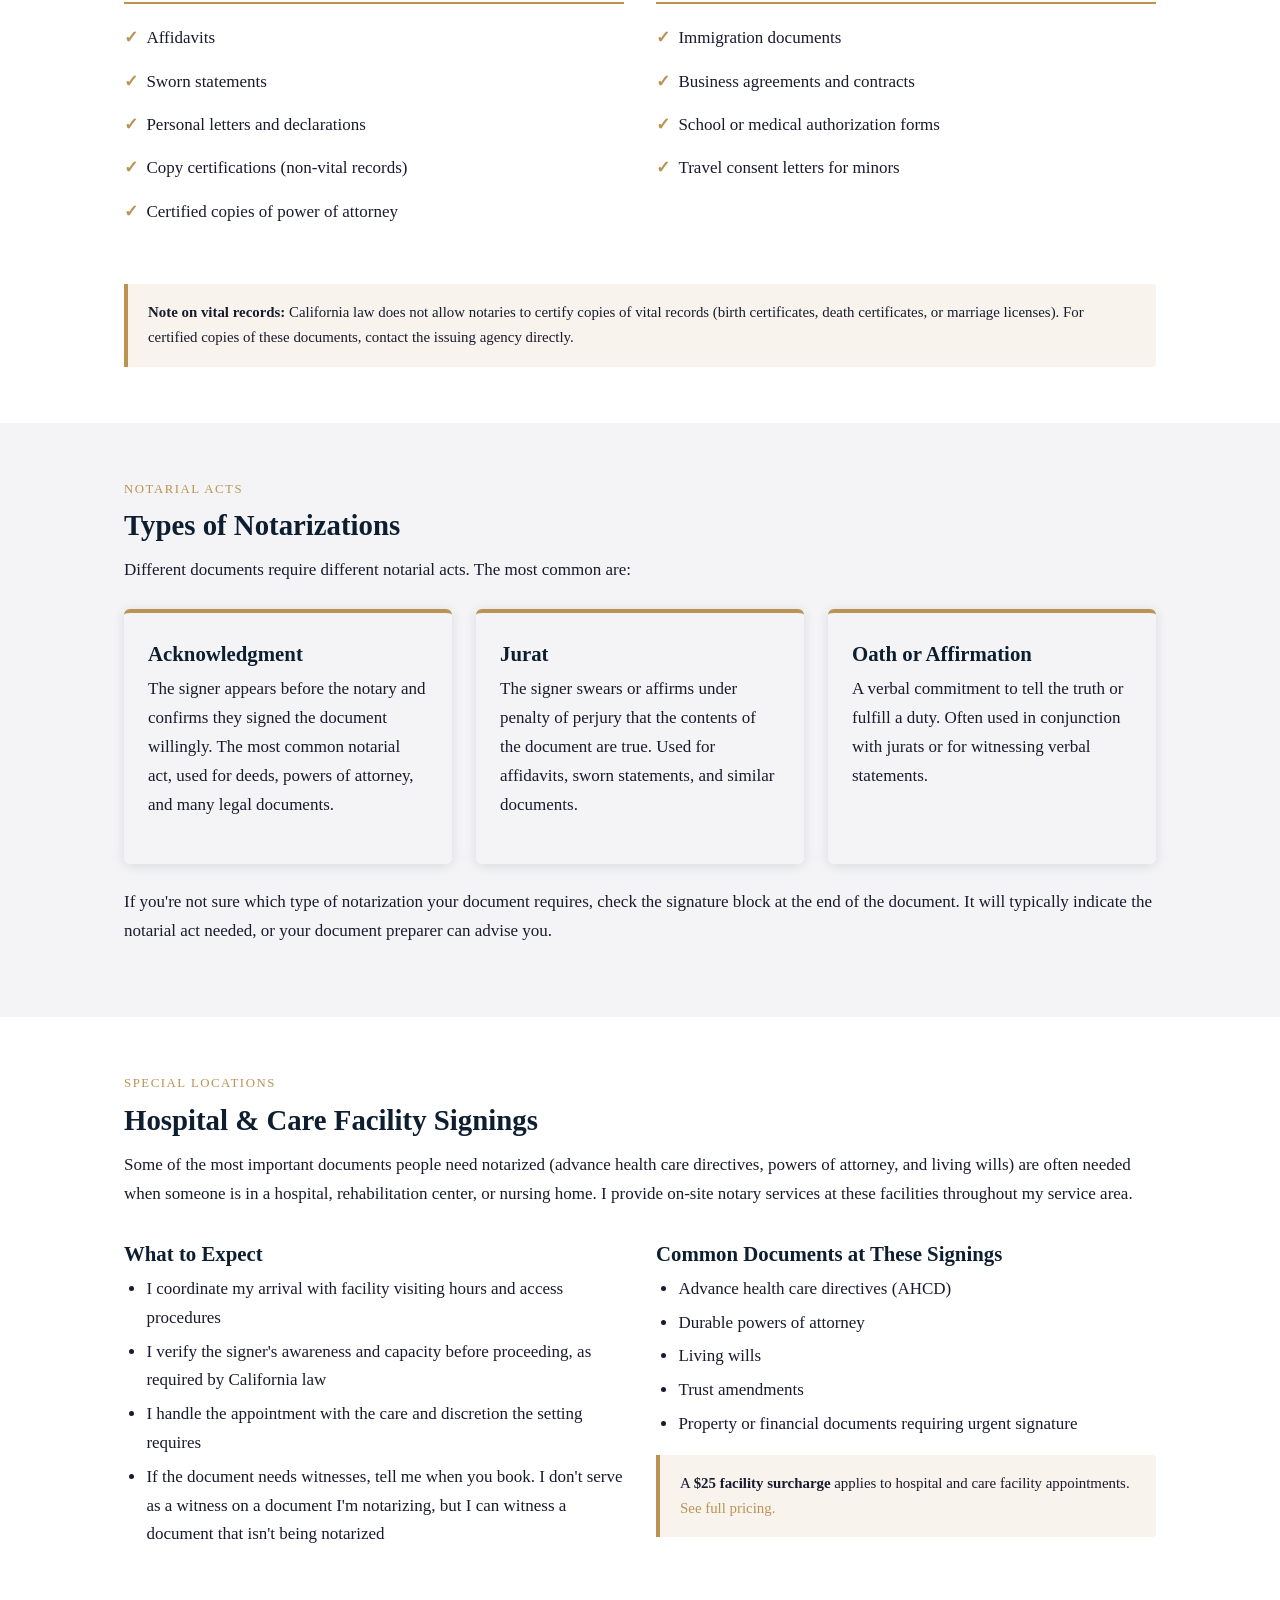
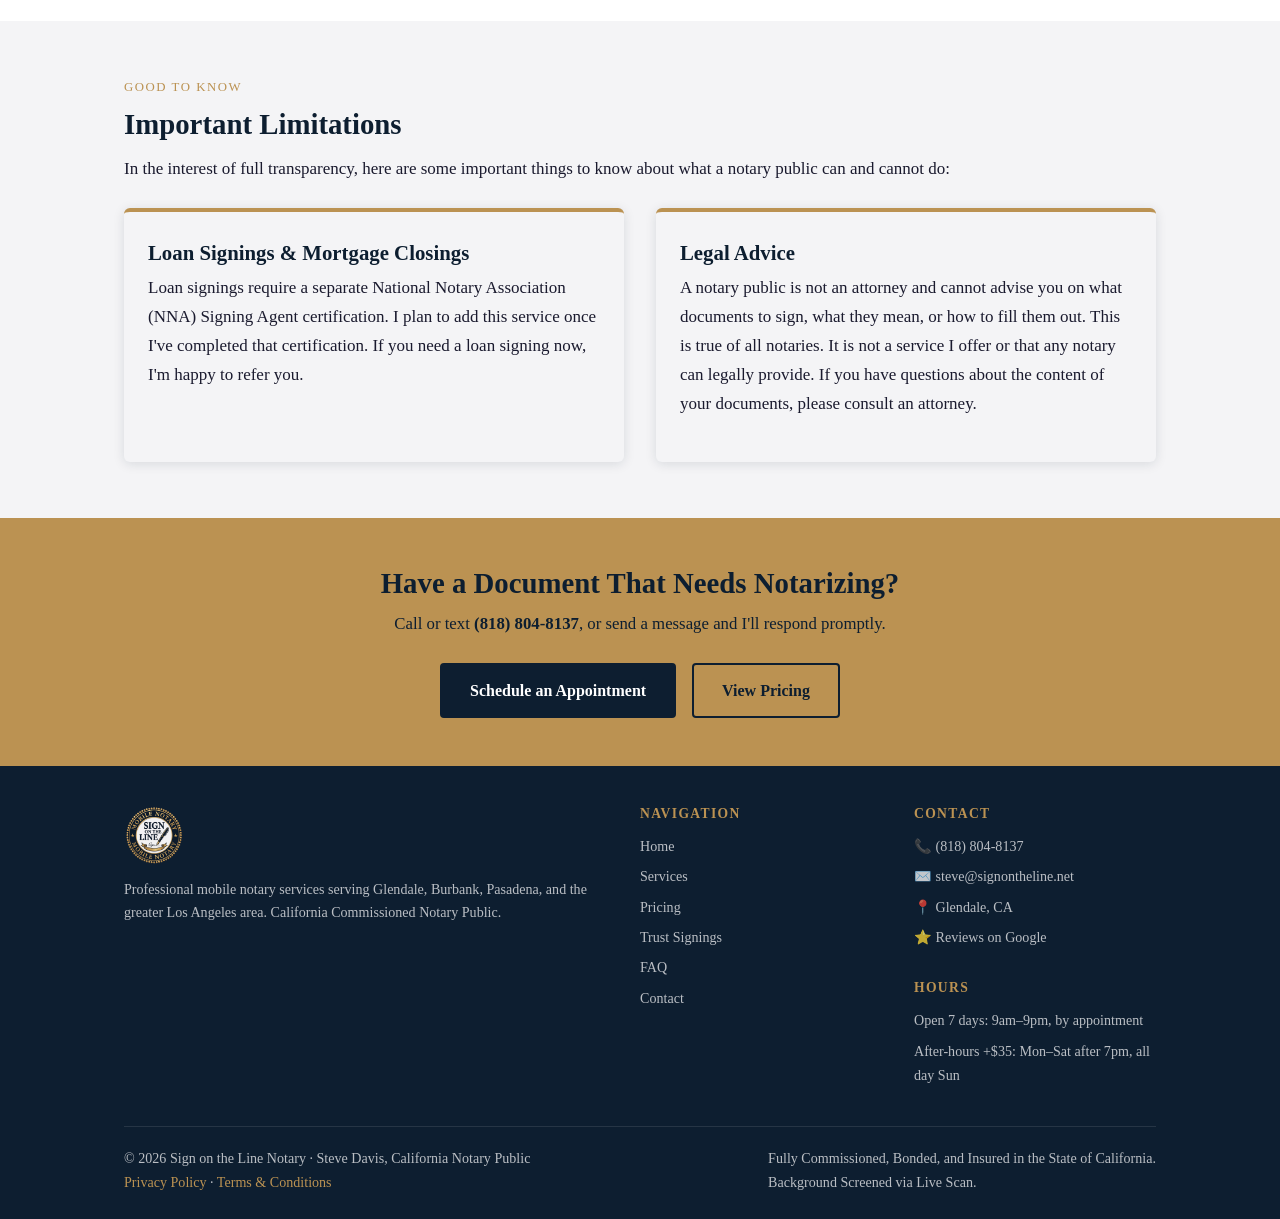
<file: services.html>
<!DOCTYPE html>
<html lang="en">
<head>
  <meta charset="UTF-8">
  <meta name="viewport" content="width=device-width, initial-scale=1.0">
  <title>Services | Sign on the Line Mobile Notary, Glendale, CA</title>
  <meta name="description" content="Mobile notary services in Glendale and greater Los Angeles: powers of attorney, estate documents, affidavits, hospital signings, and more.">
  <link rel="stylesheet" href="styles.css">
  <link rel="icon" href="images/logo.png" type="image/png">
  <link rel="canonical" href="https://signontheline.net/services.html">
  <meta property="og:type" content="website">
  <meta property="og:site_name" content="Sign on the Line Notary">
  <meta property="og:title" content="Services | Sign on the Line Mobile Notary, Glendale, CA">
  <meta property="og:description" content="Mobile notary services in Glendale and greater Los Angeles: powers of attorney, estate documents, affidavits, hospital signings, and more.">
  <meta property="og:url" content="https://signontheline.net/services.html">
  <meta property="og:image" content="https://signontheline.net/images/logo.png">
  <meta name="twitter:card" content="summary">
  <script type="application/ld+json">
{
  "@context": "https://schema.org",
  "@type": "Notary",
  "@id": "https://signontheline.net/#business",
  "name": "Sign on the Line Notary",
  "alternateName": "Sign on the Line Mobile Notary",
  "description": "Mobile notary public in Glendale, California. Comes to homes, offices, hospitals, and care facilities across Glendale, Burbank, Pasadena, and greater Los Angeles. Trust and estate signing specialist.",
  "url": "https://signontheline.net/",
  "logo": "https://signontheline.net/images/logo.png",
  "image": "https://signontheline.net/images/headshot.jpg",
  "telephone": "+1-818-804-8137",
  "email": "steve@signontheline.net",
  "priceRange": "$$",
  "address": {
    "@type": "PostalAddress",
    "addressLocality": "Glendale",
    "addressRegion": "CA",
    "addressCountry": "US"
  },
  "areaServed": [
    {
      "@type": "City",
      "name": "Glendale, CA"
    },
    {
      "@type": "City",
      "name": "Burbank, CA"
    },
    {
      "@type": "City",
      "name": "La Canada Flintridge, CA"
    },
    {
      "@type": "City",
      "name": "La Crescenta, CA"
    },
    {
      "@type": "City",
      "name": "Montrose, CA"
    },
    {
      "@type": "City",
      "name": "Verdugo City, CA"
    },
    {
      "@type": "City",
      "name": "Tujunga, CA"
    },
    {
      "@type": "City",
      "name": "Sunland, CA"
    },
    {
      "@type": "City",
      "name": "Altadena, CA"
    },
    {
      "@type": "City",
      "name": "Pasadena, CA"
    },
    {
      "@type": "City",
      "name": "South Pasadena, CA"
    },
    {
      "@type": "City",
      "name": "San Marino, CA"
    },
    {
      "@type": "City",
      "name": "Sierra Madre, CA"
    },
    {
      "@type": "City",
      "name": "Arcadia, CA"
    },
    {
      "@type": "City",
      "name": "Monrovia, CA"
    },
    {
      "@type": "City",
      "name": "Eagle Rock, CA"
    },
    {
      "@type": "City",
      "name": "Highland Park, CA"
    },
    {
      "@type": "City",
      "name": "Glassell Park, CA"
    },
    {
      "@type": "City",
      "name": "Mount Washington, CA"
    },
    {
      "@type": "City",
      "name": "Cypress Park, CA"
    },
    {
      "@type": "City",
      "name": "North Hollywood, CA"
    },
    {
      "@type": "City",
      "name": "Valley Village, CA"
    },
    {
      "@type": "City",
      "name": "Studio City, CA"
    },
    {
      "@type": "City",
      "name": "Toluca Lake, CA"
    },
    {
      "@type": "City",
      "name": "Sherman Oaks, CA"
    },
    {
      "@type": "City",
      "name": "Van Nuys, CA"
    },
    {
      "@type": "City",
      "name": "Northridge, CA"
    },
    {
      "@type": "City",
      "name": "Alhambra, CA"
    },
    {
      "@type": "City",
      "name": "Temple City, CA"
    },
    {
      "@type": "City",
      "name": "Los Feliz, CA"
    },
    {
      "@type": "City",
      "name": "Atwater Village, CA"
    },
    {
      "@type": "City",
      "name": "Silver Lake, CA"
    },
    {
      "@type": "City",
      "name": "Echo Park, CA"
    },
    {
      "@type": "City",
      "name": "Lincoln Heights, CA"
    },
    {
      "@type": "City",
      "name": "Downtown Los Angeles, CA"
    }
  ],
  "openingHoursSpecification": [
    {
      "@type": "OpeningHoursSpecification",
      "dayOfWeek": [
        "Monday",
        "Tuesday",
        "Wednesday",
        "Thursday",
        "Friday",
        "Saturday",
        "Sunday"
      ],
      "opens": "09:00",
      "closes": "21:00"
    }
  ],
  "sameAs": [
    "https://maps.app.goo.gl/oNo3c1g6guNAaXf79"
  ],
  "paymentAccepted": "Cash, Zelle, Venmo, Check, Credit Card",
  "founder": {
    "@type": "Person",
    "name": "Steve Davis",
    "jobTitle": "California Notary Public",
    "hasCredential": {
      "@type": "EducationalOccupationalCredential",
      "name": "Certified Notary Trust Delivery Agent (CNTDA)"
    }
  },
  "makesOffer": [
    {
      "@type": "Offer",
      "name": "Notarized signature",
      "price": "15.00",
      "priceCurrency": "USD",
      "description": "Per notarized signature, California statutory maximum. $20 starting January 1, 2027."
    }
  ]
}
  </script>
</head>
<body>

  <!-- ====== NAVIGATION ====== -->
  <header class="site-header">
    <nav class="nav-inner">
      <a href="index.html" class="nav-logo">
        <img src="images/logo.png" alt="Sign on the Line Notary Logo">
        <div class="nav-logo-text">
          <span class="nav-logo-name">Sign on the Line</span>
          <span class="nav-logo-sub">Mobile Notary</span>
        </div>
      </a>
      <button class="nav-toggle" id="navToggle" aria-label="Open menu">
        <span></span><span></span><span></span>
      </button>
      <ul class="nav-menu" id="navMenu">
        <li><a href="index.html">Home</a></li>
        <li><a href="services.html" class="active">Services</a></li>
        <li><a href="pricing.html">Pricing</a></li>
        <li><a href="trust-signings.html">Trust Signings</a></li>
        <li><a href="faq.html">FAQ</a></li>
        <li><a href="contact.html">Contact</a></li>
      </ul>
    </nav>
  </header>

  <!-- ====== PAGE HERO ====== -->
  <section class="page-hero">
    <div class="container">
      <h1>Services</h1>
      <p class="hero-tagline">Serving Glendale, Burbank, Pasadena, and the Greater Los Angeles Area</p>
      <p>Professional mobile notarization, at your location, on your schedule</p>
    </div>
  </section>

  <!-- ====== INTRO ====== -->
  <section class="content-section">
    <div class="container">
      <p class="section-label">Mobile Notary Public</p>
      <h2>I Come to You</h2>
      <p>As a California Commissioned Notary Public, I provide on-site notarization services throughout Glendale, Burbank, Pasadena, and the greater Los Angeles area. That means you don't have to track down a notary, find parking, or wait in line at a UPS store. I come to your home, office, hospital room, or care facility at a time that works for you.</p>
      <p>Every appointment is handled with accuracy, discretion, and respect for the seriousness of what you're signing. Whether you're dealing with estate planning, a real estate transaction, a healthcare directive, or any other important document, I'm here to make the process straightforward.</p>
    </div>
  </section>

  <!-- ====== TRUST SIGNINGS ====== -->
  <section class="content-section">
    <div class="container">
      <p class="section-label">Specialty Service</p>
      <h2>Trust &amp; Estate Document Signing</h2>
      <p>A living trust package is a different animal from a single-document notarization, whether an attorney drafted yours or you built it through an online service like LegalZoom or Trust &amp; Will. A typical package has a trust that gets notarized, a will that does not, a power of attorney that needs a thumbprint, a health care directive that can go either way, and a deed that has to be right or the county rejects it.</p>
      <p>I hold advanced training in the presentation and execution of trust documents (CNTDA), and I have a page that walks through the whole thing: what happens at the table, what each kind of document is, and exactly what it costs.</p>
      <div style="margin-top:1.5rem;">
        <a href="trust-signings.html" class="btn btn-primary">See Trust Signing Services</a>
      </div>
    </div>
  </section>

  <!-- ====== GENERAL NOTARY WORK ====== -->
  <section class="content-section">
    <div class="container">
      <p class="section-label">General Notary Work</p>
      <h2>Documents I Commonly Notarize</h2>
      <p>I provide notarization for a wide range of personal, legal, and business documents. The following are among the most common. If you don't see yours listed, contact me and I'll let you know if I can help.</p>

      <div style="display:grid; grid-template-columns:1fr 1fr; gap:2rem; margin-top:2rem;">

        <div>
          <h3 style="border-bottom:2px solid var(--gold); padding-bottom:0.4rem; margin-bottom:1rem;">Estate &amp; Healthcare Planning</h3>
          <ul class="doc-list" style="columns:1;">
            <li>Powers of attorney (general, durable, limited)</li>
            <li>Advance health care directives</li>
            <li>Living wills</li>
            <li>Trusts and trust amendments</li>
          </ul>
        </div>

        <div>
          <h3 style="border-bottom:2px solid var(--gold); padding-bottom:0.4rem; margin-bottom:1rem;">Real Estate &amp; Property</h3>
          <ul class="doc-list" style="columns:1;">
            <li>Grant deeds</li>
            <li>Quitclaim deeds</li>
            <li>Interspousal transfer deeds</li>
            <li>Lease agreements</li>
          </ul>
        </div>

        <div>
          <h3 style="border-bottom:2px solid var(--gold); padding-bottom:0.4rem; margin-bottom:1rem;">Legal &amp; Affidavit Documents</h3>
          <ul class="doc-list" style="columns:1;">
            <li>Affidavits</li>
            <li>Sworn statements</li>
            <li>Personal letters and declarations</li>
            <li>Copy certifications (non-vital records)</li>
            <li>Certified copies of power of attorney</li>
          </ul>
        </div>

        <div>
          <h3 style="border-bottom:2px solid var(--gold); padding-bottom:0.4rem; margin-bottom:1rem;">Other Common Documents</h3>
          <ul class="doc-list" style="columns:1;">
            <li>Immigration documents</li>
            <li>Business agreements and contracts</li>
            <li>School or medical authorization forms</li>
            <li>Travel consent letters for minors</li>
          </ul>
        </div>

      </div>

      <div class="availability-note" style="margin-top:2rem;">
        <strong>Note on vital records:</strong> California law does not allow notaries to certify copies of vital records (birth certificates, death certificates, or marriage licenses). For certified copies of these documents, contact the issuing agency directly.
      </div>
    </div>
  </section>

  <!-- ====== NOTARIAL ACTS ====== -->
  <section class="content-section">
    <div class="container">
      <p class="section-label">Notarial Acts</p>
      <h2>Types of Notarizations</h2>
      <p>Different documents require different notarial acts. The most common are:</p>

      <div class="grid-3col" style="margin-top:1.5rem;">
        <div class="service-card">
          <h3>Acknowledgment</h3>
          <p>The signer appears before the notary and confirms they signed the document willingly. The most common notarial act, used for deeds, powers of attorney, and many legal documents.</p>
        </div>
        <div class="service-card">
          <h3>Jurat</h3>
          <p>The signer swears or affirms under penalty of perjury that the contents of the document are true. Used for affidavits, sworn statements, and similar documents.</p>
        </div>
        <div class="service-card">
          <h3>Oath or Affirmation</h3>
          <p>A verbal commitment to tell the truth or fulfill a duty. Often used in conjunction with jurats or for witnessing verbal statements.</p>
        </div>
      </div>

      <p style="margin-top:1.5rem;">If you're not sure which type of notarization your document requires, check the signature block at the end of the document. It will typically indicate the notarial act needed, or your document preparer can advise you.</p>
    </div>
  </section>

  <!-- ====== SPECIAL LOCATIONS ====== -->
  <section class="content-section" id="special-locations">
    <div class="container">
      <p class="section-label">Special Locations</p>
      <h2>Hospital &amp; Care Facility Signings</h2>
      <p>Some of the most important documents people need notarized (advance health care directives, powers of attorney, and living wills) are often needed when someone is in a hospital, rehabilitation center, or nursing home. I provide on-site notary services at these facilities throughout my service area.</p>

      <div class="grid-2col" style="margin-top:2rem; align-items:start;">
        <div>
          <h3>What to Expect</h3>
          <ul>
            <li>I coordinate my arrival with facility visiting hours and access procedures</li>
            <li>I verify the signer's awareness and capacity before proceeding, as required by California law</li>
            <li>I handle the appointment with the care and discretion the setting requires</li>
            <li>If the document needs witnesses, tell me when you book. I don't serve as a witness on a document I'm notarizing, but I can witness a document that isn't being notarized</li>
          </ul>
        </div>
        <div>
          <h3>Common Documents at These Signings</h3>
          <ul>
            <li>Advance health care directives (AHCD)</li>
            <li>Durable powers of attorney</li>
            <li>Living wills</li>
            <li>Trust amendments</li>
            <li>Property or financial documents requiring urgent signature</li>
          </ul>
          <div class="availability-note" style="margin-top:1rem;">
            A <strong>$25 facility surcharge</strong> applies to hospital and care facility appointments. <a href="pricing.html">See full pricing.</a>
          </div>
        </div>
      </div>
    </div>
  </section>

  <!-- ====== WHAT I DON'T DO ====== -->
  <section class="content-section">
    <div class="container">
      <p class="section-label">Good to Know</p>
      <h2>Important Limitations</h2>
      <p>In the interest of full transparency, here are some important things to know about what a notary public can and cannot do:</p>

      <div class="grid-2col" style="margin-top:1.5rem;">
        <div class="service-card">
          <h3>Loan Signings &amp; Mortgage Closings</h3>
          <p>Loan signings require a separate National Notary Association (NNA) Signing Agent certification. I plan to add this service once I've completed that certification. If you need a loan signing now, I'm happy to refer you.</p>
        </div>
        <div class="service-card">
          <h3>Legal Advice</h3>
          <p>A notary public is not an attorney and cannot advise you on what documents to sign, what they mean, or how to fill them out. This is true of all notaries. It is not a service I offer or that any notary can legally provide. If you have questions about the content of your documents, please consult an attorney.</p>
        </div>
      </div>
    </div>
  </section>

  <!-- ====== CTA ====== -->
  <section class="cta-banner">
    <div class="container">
      <h2>Have a Document That Needs Notarizing?</h2>
      <p>Call or text <strong>(818) 804-8137</strong>, or send a message and I'll respond promptly.</p>
      <div style="display:flex; justify-content:center; gap:1rem; flex-wrap:wrap;">
        <a href="contact.html" class="btn btn-navy">Schedule an Appointment</a>
        <a href="pricing.html" class="btn btn-outline" style="color:var(--navy); border-color:var(--navy);">View Pricing</a>
      </div>
    </div>
  </section>

  <!-- ====== FOOTER ====== -->
  <footer class="site-footer">
    <div class="footer-inner">
      <div class="footer-grid">
        <div class="footer-brand">
          <img src="images/logo.png" alt="Sign on the Line Notary">
          <p>Professional mobile notary services serving Glendale, Burbank, Pasadena, and the greater Los Angeles area. California Commissioned Notary Public.</p>
        </div>
        <div class="footer-col">
          <h4>Navigation</h4>
          <ul>
            <li><a href="index.html">Home</a></li>
            <li><a href="services.html">Services</a></li>
            <li><a href="pricing.html">Pricing</a></li>
            <li><a href="trust-signings.html">Trust Signings</a></li>
            <li><a href="faq.html">FAQ</a></li>
            <li><a href="contact.html">Contact</a></li>
          </ul>
        </div>
        <div class="footer-col">
          <h4>Contact</h4>
          <ul>
            <li>📞 <a href="tel:8188048137">(818) 804-8137</a></li>
            <li>✉️ <a href="mailto:steve@signontheline.net">steve@signontheline.net</a></li>
            <li>📍 Glendale, CA</li>
            <li>⭐ <a href="https://maps.app.goo.gl/oNo3c1g6guNAaXf79" target="_blank" rel="noopener">Reviews on Google</a></li>
          </ul>
          <br>
          <h4>Hours</h4>
          <ul>
            <li>Open 7 days: 9am–9pm, by&nbsp;appointment</li>
            <li>After-hours +$35: Mon–Sat after 7pm, all day Sun</li>
          </ul>
        </div>
      </div>
      <div class="footer-bottom">
        <p>&copy; 2026 Sign on the Line Notary &middot; Steve Davis, California Notary Public<br>
          <a href="privacy.html">Privacy Policy</a> &middot; <a href="terms.html">Terms &amp; Conditions</a></p>
        <p>Fully Commissioned, Bonded, and Insured in the State of California.<br>Background Screened via Live Scan.</p>
      </div>
    </div>
  </footer>

  <script>
    document.getElementById('navToggle').addEventListener('click', function() {
      document.getElementById('navMenu').classList.toggle('open');
    });
  </script>

</body>
</html>
</file>
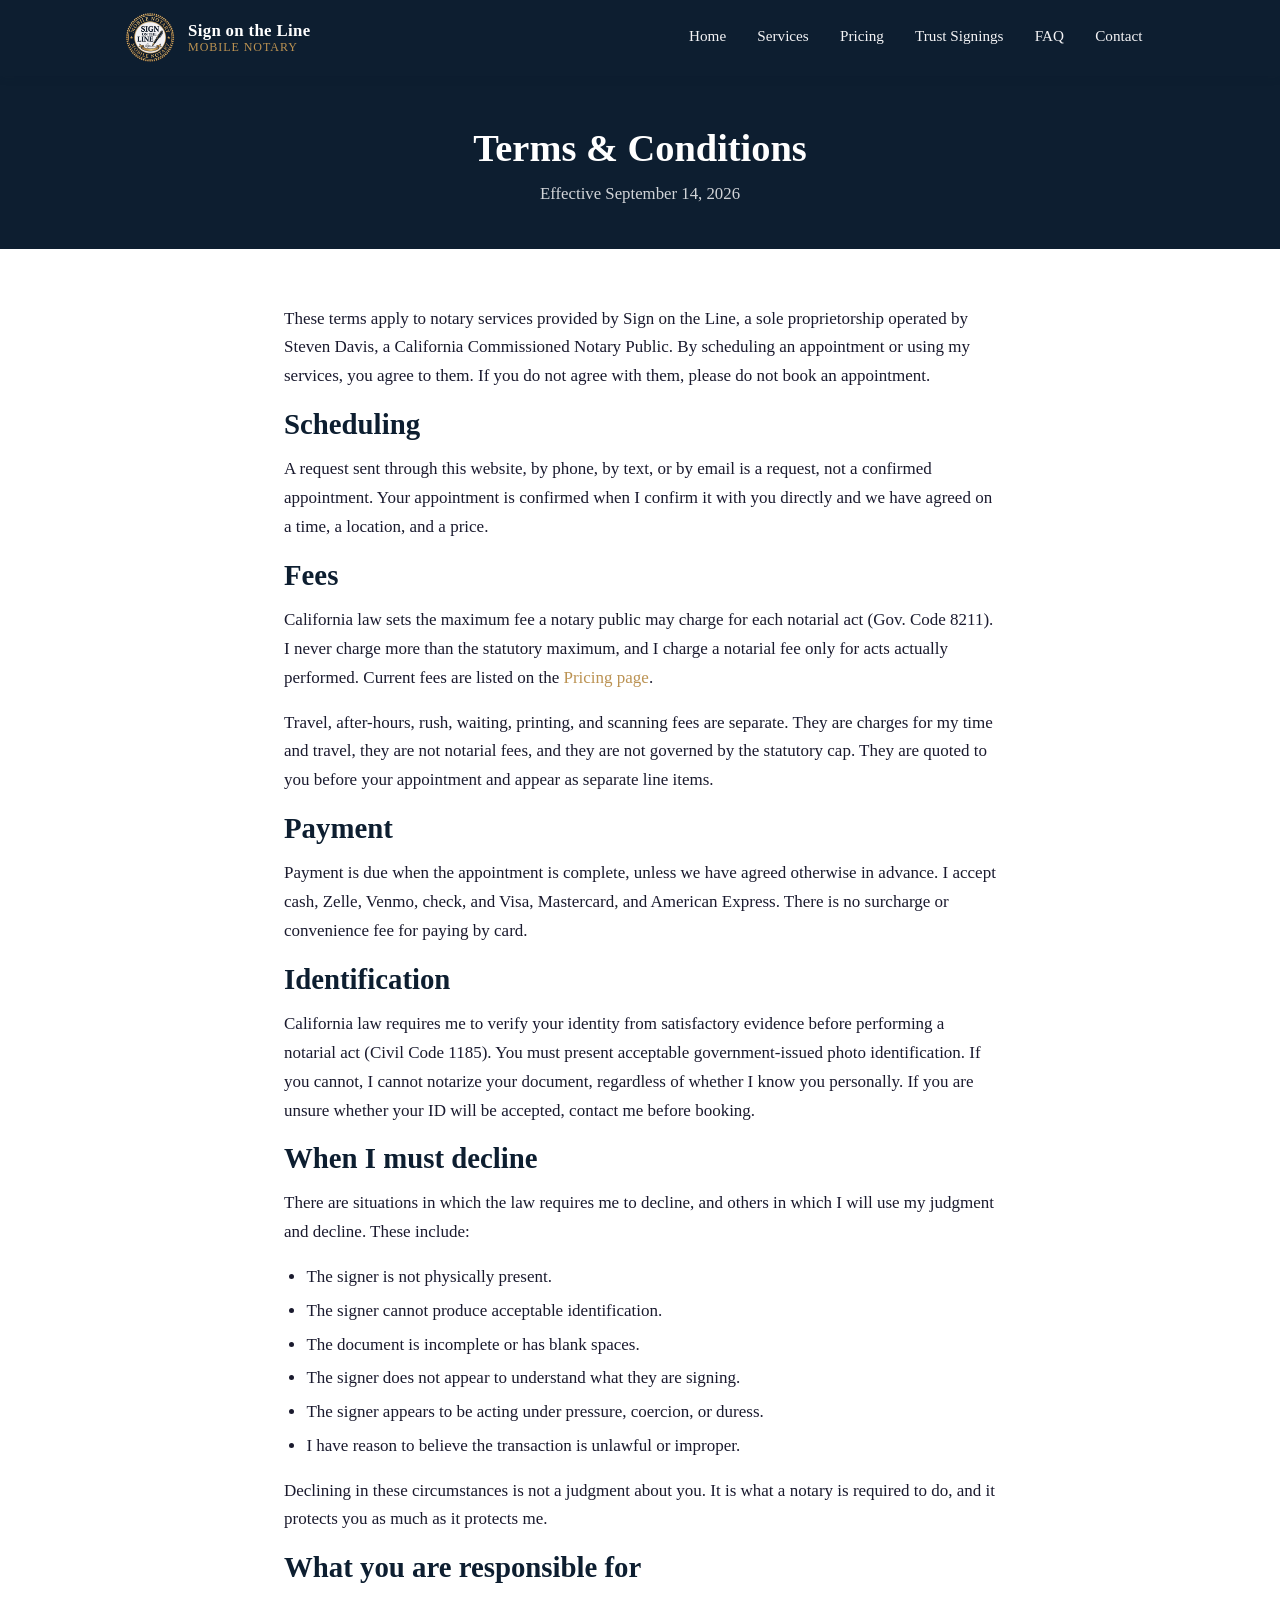
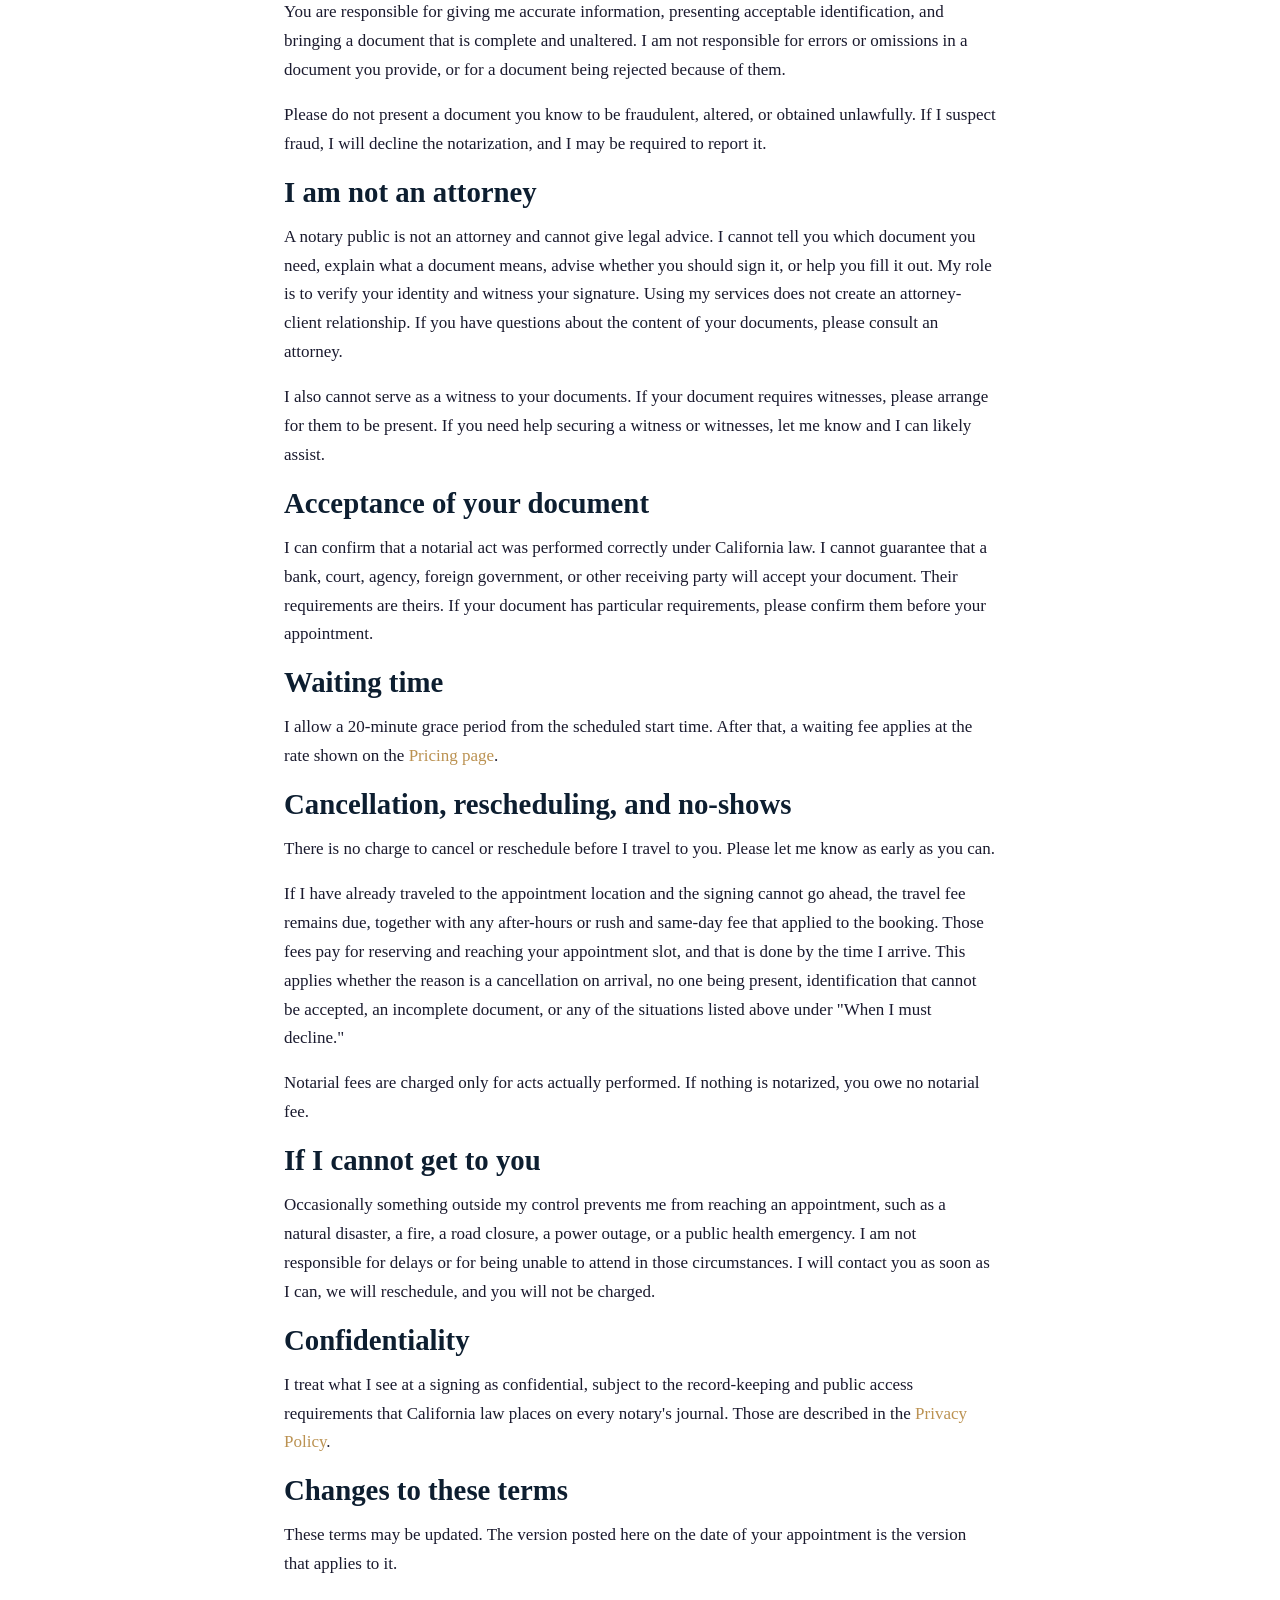
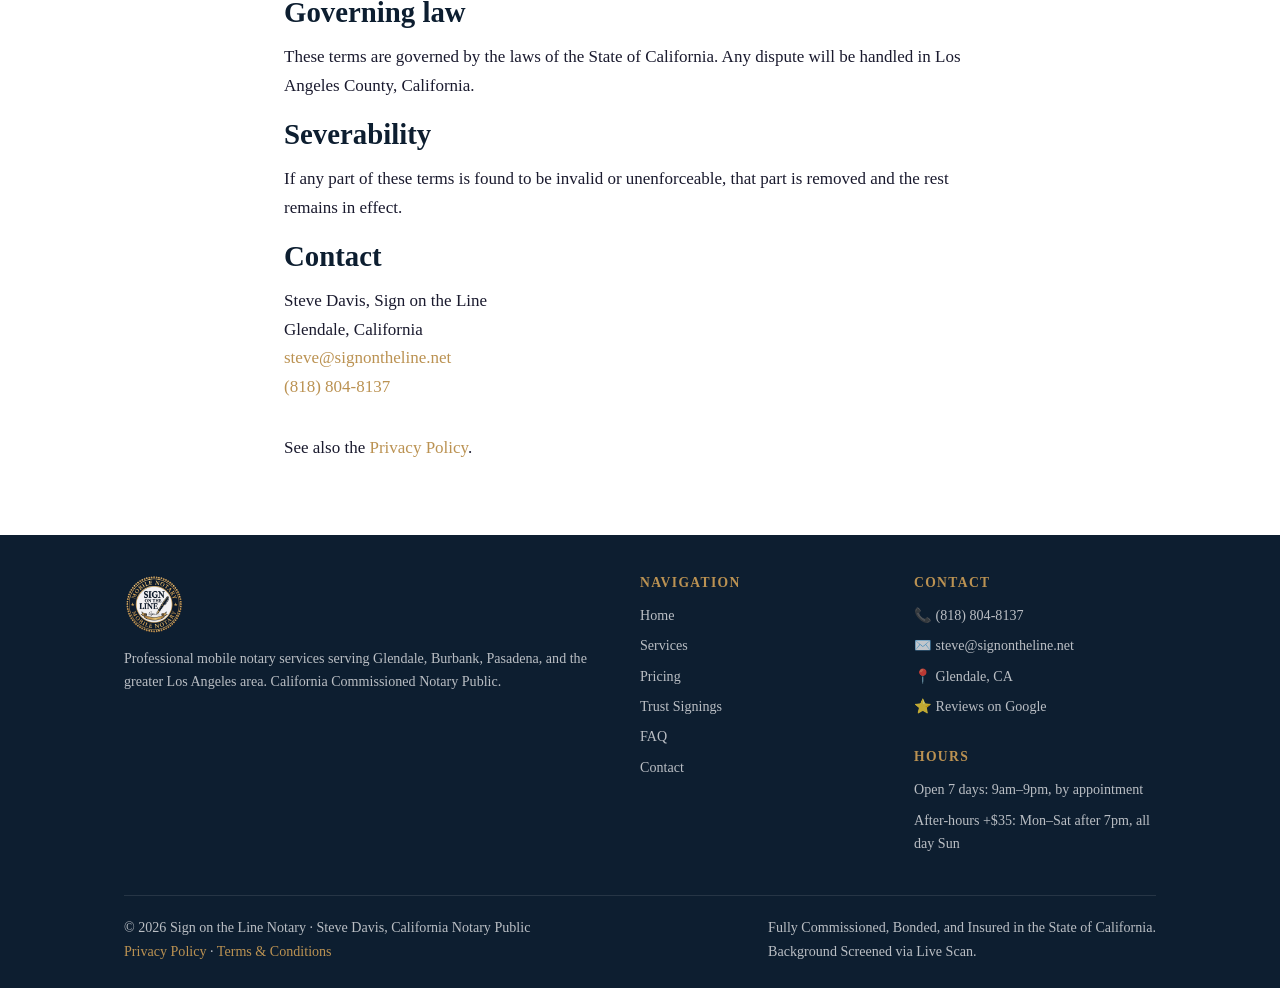
<file: terms.html>
<!DOCTYPE html>
<html lang="en">
<head>
  <meta charset="UTF-8">
  <meta name="viewport" content="width=device-width, initial-scale=1.0">
  <title>Terms &amp; Conditions | Sign on the Line Mobile Notary, Glendale, CA</title>
  <meta name="description" content="Terms and conditions for mobile notary services from Sign on the Line, Glendale CA. Fees, identification, cancellation, and what a notary can and cannot do.">
  <link rel="canonical" href="https://signontheline.net/terms.html">
  <link rel="stylesheet" href="styles.css">
  <link rel="icon" href="images/logo.png" type="image/png">
  <meta property="og:type" content="website">
  <meta property="og:site_name" content="Sign on the Line Notary">
  <meta property="og:title" content="Terms &amp; Conditions | Sign on the Line Mobile Notary, Glendale, CA">
  <meta property="og:description" content="Terms and conditions for mobile notary services from Sign on the Line, Glendale CA. Fees, identification, cancellation, and what a notary can and cannot do.">
  <meta property="og:url" content="https://signontheline.net/terms.html">
  <meta property="og:image" content="https://signontheline.net/images/logo.png">
  <meta name="twitter:card" content="summary">
  <script type="application/ld+json">
{
  "@context": "https://schema.org",
  "@type": "Notary",
  "@id": "https://signontheline.net/#business",
  "name": "Sign on the Line Notary",
  "alternateName": "Sign on the Line Mobile Notary",
  "description": "Mobile notary public in Glendale, California. Comes to homes, offices, hospitals, and care facilities across Glendale, Burbank, Pasadena, and greater Los Angeles. Trust and estate signing specialist.",
  "url": "https://signontheline.net/",
  "logo": "https://signontheline.net/images/logo.png",
  "image": "https://signontheline.net/images/headshot.jpg",
  "telephone": "+1-818-804-8137",
  "email": "steve@signontheline.net",
  "priceRange": "$$",
  "address": {
    "@type": "PostalAddress",
    "addressLocality": "Glendale",
    "addressRegion": "CA",
    "addressCountry": "US"
  },
  "areaServed": [
    {
      "@type": "City",
      "name": "Glendale, CA"
    },
    {
      "@type": "City",
      "name": "Burbank, CA"
    },
    {
      "@type": "City",
      "name": "La Canada Flintridge, CA"
    },
    {
      "@type": "City",
      "name": "La Crescenta, CA"
    },
    {
      "@type": "City",
      "name": "Montrose, CA"
    },
    {
      "@type": "City",
      "name": "Verdugo City, CA"
    },
    {
      "@type": "City",
      "name": "Tujunga, CA"
    },
    {
      "@type": "City",
      "name": "Sunland, CA"
    },
    {
      "@type": "City",
      "name": "Altadena, CA"
    },
    {
      "@type": "City",
      "name": "Pasadena, CA"
    },
    {
      "@type": "City",
      "name": "South Pasadena, CA"
    },
    {
      "@type": "City",
      "name": "San Marino, CA"
    },
    {
      "@type": "City",
      "name": "Sierra Madre, CA"
    },
    {
      "@type": "City",
      "name": "Arcadia, CA"
    },
    {
      "@type": "City",
      "name": "Monrovia, CA"
    },
    {
      "@type": "City",
      "name": "Eagle Rock, CA"
    },
    {
      "@type": "City",
      "name": "Highland Park, CA"
    },
    {
      "@type": "City",
      "name": "Glassell Park, CA"
    },
    {
      "@type": "City",
      "name": "Mount Washington, CA"
    },
    {
      "@type": "City",
      "name": "Cypress Park, CA"
    },
    {
      "@type": "City",
      "name": "North Hollywood, CA"
    },
    {
      "@type": "City",
      "name": "Valley Village, CA"
    },
    {
      "@type": "City",
      "name": "Studio City, CA"
    },
    {
      "@type": "City",
      "name": "Toluca Lake, CA"
    },
    {
      "@type": "City",
      "name": "Sherman Oaks, CA"
    },
    {
      "@type": "City",
      "name": "Van Nuys, CA"
    },
    {
      "@type": "City",
      "name": "Northridge, CA"
    },
    {
      "@type": "City",
      "name": "Alhambra, CA"
    },
    {
      "@type": "City",
      "name": "Temple City, CA"
    },
    {
      "@type": "City",
      "name": "Los Feliz, CA"
    },
    {
      "@type": "City",
      "name": "Atwater Village, CA"
    },
    {
      "@type": "City",
      "name": "Silver Lake, CA"
    },
    {
      "@type": "City",
      "name": "Echo Park, CA"
    },
    {
      "@type": "City",
      "name": "Lincoln Heights, CA"
    },
    {
      "@type": "City",
      "name": "Downtown Los Angeles, CA"
    }
  ],
  "openingHoursSpecification": [
    {
      "@type": "OpeningHoursSpecification",
      "dayOfWeek": [
        "Monday",
        "Tuesday",
        "Wednesday",
        "Thursday",
        "Friday",
        "Saturday",
        "Sunday"
      ],
      "opens": "09:00",
      "closes": "21:00"
    }
  ],
  "sameAs": [
    "https://maps.app.goo.gl/oNo3c1g6guNAaXf79"
  ],
  "paymentAccepted": "Cash, Zelle, Venmo, Check, Credit Card",
  "founder": {
    "@type": "Person",
    "name": "Steve Davis",
    "jobTitle": "California Notary Public",
    "hasCredential": {
      "@type": "EducationalOccupationalCredential",
      "name": "Certified Notary Trust Delivery Agent (CNTDA)"
    }
  },
  "makesOffer": [
    {
      "@type": "Offer",
      "name": "Notarized signature",
      "price": "15.00",
      "priceCurrency": "USD",
      "description": "Per notarized signature, California statutory maximum. $20 starting January 1, 2027."
    }
  ]
}
  </script>
</head>
<body>

  <!-- ====== NAVIGATION ====== -->
  <header class="site-header">
    <nav class="nav-inner">
      <a href="index.html" class="nav-logo">
        <img src="images/logo.png" alt="Sign on the Line Notary Logo">
        <div class="nav-logo-text">
          <span class="nav-logo-name">Sign on the Line</span>
          <span class="nav-logo-sub">Mobile Notary</span>
        </div>
      </a>
      <button class="nav-toggle" id="navToggle" aria-label="Open menu">
        <span></span><span></span><span></span>
      </button>
      <ul class="nav-menu" id="navMenu">
        <li><a href="index.html">Home</a></li>
        <li><a href="services.html">Services</a></li>
        <li><a href="pricing.html">Pricing</a></li>
        <li><a href="trust-signings.html">Trust Signings</a></li>
        <li><a href="faq.html">FAQ</a></li>
        <li><a href="contact.html">Contact</a></li>
      </ul>
    </nav>
  </header>

  <!-- ====== PAGE HERO ====== -->
  <section class="page-hero">
    <div class="container">
      <h1>Terms &amp; Conditions</h1>
      <p>Effective September 14, 2026</p>
    </div>
  </section>

  <!-- ====== TERMS ====== -->
  <section class="content-section">
    <div class="container" style="max-width:760px;">

      <p>These terms apply to notary services provided by Sign on the Line, a sole proprietorship operated by Steven Davis, a California Commissioned Notary Public. By scheduling an appointment or using my services, you agree to them. If you do not agree with them, please do not book an appointment.</p>

      <h2>Scheduling</h2>
      <p>A request sent through this website, by phone, by text, or by email is a request, not a confirmed appointment. Your appointment is confirmed when I confirm it with you directly and we have agreed on a time, a location, and a price.</p>

      <h2>Fees</h2>
      <p>California law sets the maximum fee a notary public may charge for each notarial act (Gov. Code 8211). I never charge more than the statutory maximum, and I charge a notarial fee only for acts actually performed. Current fees are listed on the <a href="pricing.html">Pricing page</a>.</p>
      <p>Travel, after-hours, rush, waiting, printing, and scanning fees are separate. They are charges for my time and travel, they are not notarial fees, and they are not governed by the statutory cap. They are quoted to you before your appointment and appear as separate line items.</p>

      <h2>Payment</h2>
      <p>Payment is due when the appointment is complete, unless we have agreed otherwise in advance. I accept cash, Zelle, Venmo, check, and Visa, Mastercard, and American Express. There is no surcharge or convenience fee for paying by card.</p>

      <h2>Identification</h2>
      <p>California law requires me to verify your identity from satisfactory evidence before performing a notarial act (Civil Code 1185). You must present acceptable government-issued photo identification. If you cannot, I cannot notarize your document, regardless of whether I know you personally. If you are unsure whether your ID will be accepted, contact me before booking.</p>

      <h2>When I must decline</h2>
      <p>There are situations in which the law requires me to decline, and others in which I will use my judgment and decline. These include:</p>
      <ul>
        <li>The signer is not physically present.</li>
        <li>The signer cannot produce acceptable identification.</li>
        <li>The document is incomplete or has blank spaces.</li>
        <li>The signer does not appear to understand what they are signing.</li>
        <li>The signer appears to be acting under pressure, coercion, or duress.</li>
        <li>I have reason to believe the transaction is unlawful or improper.</li>
      </ul>
      <p>Declining in these circumstances is not a judgment about you. It is what a notary is required to do, and it protects you as much as it protects me.</p>

      <h2>What you are responsible for</h2>
      <p>You are responsible for giving me accurate information, presenting acceptable identification, and bringing a document that is complete and unaltered. I am not responsible for errors or omissions in a document you provide, or for a document being rejected because of them.</p>
      <p>Please do not present a document you know to be fraudulent, altered, or obtained unlawfully. If I suspect fraud, I will decline the notarization, and I may be required to report it.</p>

      <h2>I am not an attorney</h2>
      <p>A notary public is not an attorney and cannot give legal advice. I cannot tell you which document you need, explain what a document means, advise whether you should sign it, or help you fill it out. My role is to verify your identity and witness your signature. Using my services does not create an attorney-client relationship. If you have questions about the content of your documents, please consult an attorney.</p>
      <p>I also cannot serve as a witness to your documents. If your document requires witnesses, please arrange for them to be present. If you need help securing a witness or witnesses, let me know and I can likely assist.</p>

      <h2>Acceptance of your document</h2>
      <p>I can confirm that a notarial act was performed correctly under California law. I cannot guarantee that a bank, court, agency, foreign government, or other receiving party will accept your document. Their requirements are theirs. If your document has particular requirements, please confirm them before your appointment.</p>

      <h2>Waiting time</h2>
      <p>I allow a 20-minute grace period from the scheduled start time. After that, a waiting fee applies at the rate shown on the <a href="pricing.html">Pricing page</a>.</p>

      <h2>Cancellation, rescheduling, and no-shows</h2>
      <p>There is no charge to cancel or reschedule before I travel to you. Please let me know as early as you can.</p>
      <p>If I have already traveled to the appointment location and the signing cannot go ahead, the travel fee remains due, together with any after-hours or rush and same-day fee that applied to the booking. Those fees pay for reserving and reaching your appointment slot, and that is done by the time I arrive. This applies whether the reason is a cancellation on arrival, no one being present, identification that cannot be accepted, an incomplete document, or any of the situations listed above under "When I must decline."</p>
      <p>Notarial fees are charged only for acts actually performed. If nothing is notarized, you owe no notarial fee.</p>

      <h2>If I cannot get to you</h2>
      <p>Occasionally something outside my control prevents me from reaching an appointment, such as a natural disaster, a fire, a road closure, a power outage, or a public health emergency. I am not responsible for delays or for being unable to attend in those circumstances. I will contact you as soon as I can, we will reschedule, and you will not be charged.</p>

      <h2>Confidentiality</h2>
      <p>I treat what I see at a signing as confidential, subject to the record-keeping and public access requirements that California law places on every notary's journal. Those are described in the <a href="privacy.html">Privacy Policy</a>.</p>

      <h2>Changes to these terms</h2>
      <p>These terms may be updated. The version posted here on the date of your appointment is the version that applies to it.</p>

      <h2>Governing law</h2>
      <p>These terms are governed by the laws of the State of California. Any dispute will be handled in Los Angeles County, California.</p>

      <h2>Severability</h2>
      <p>If any part of these terms is found to be invalid or unenforceable, that part is removed and the rest remains in effect.</p>

      <h2>Contact</h2>
      <p>
        Steve Davis, Sign on the Line<br>
        Glendale, California<br>
        <a href="mailto:steve@signontheline.net">steve@signontheline.net</a><br>
        <a href="tel:8188048137">(818) 804-8137</a>
      </p>

      <p style="margin-top:2rem;">See also the <a href="privacy.html">Privacy Policy</a>.</p>

    </div>
  </section>

  <!-- ====== FOOTER ====== -->
  <footer class="site-footer">
    <div class="footer-inner">
      <div class="footer-grid">
        <div class="footer-brand">
          <img src="images/logo.png" alt="Sign on the Line Notary">
          <p>Professional mobile notary services serving Glendale, Burbank, Pasadena, and the greater Los Angeles area. California Commissioned Notary Public.</p>
        </div>
        <div class="footer-col">
          <h4>Navigation</h4>
          <ul>
            <li><a href="index.html">Home</a></li>
            <li><a href="services.html">Services</a></li>
            <li><a href="pricing.html">Pricing</a></li>
            <li><a href="trust-signings.html">Trust Signings</a></li>
            <li><a href="faq.html">FAQ</a></li>
            <li><a href="contact.html">Contact</a></li>
          </ul>
        </div>
        <div class="footer-col">
          <h4>Contact</h4>
          <ul>
            <li>📞 <a href="tel:8188048137">(818) 804-8137</a></li>
            <li>✉️ <a href="mailto:steve@signontheline.net">steve@signontheline.net</a></li>
            <li>📍 Glendale, CA</li>
            <li>⭐ <a href="https://maps.app.goo.gl/oNo3c1g6guNAaXf79" target="_blank" rel="noopener">Reviews on Google</a></li>
          </ul>
          <br>
          <h4>Hours</h4>
          <ul>
            <li>Open 7 days: 9am–9pm, by&nbsp;appointment</li>
            <li>After-hours +$35: Mon–Sat after 7pm, all day Sun</li>
          </ul>
        </div>
      </div>
      <div class="footer-bottom">
        <p>&copy; 2026 Sign on the Line Notary &middot; Steve Davis, California Notary Public<br>
          <a href="privacy.html">Privacy Policy</a> &middot; <a href="terms.html">Terms &amp; Conditions</a></p>
        <p>Fully Commissioned, Bonded, and Insured in the State of California.<br>Background Screened via Live Scan.</p>
      </div>
    </div>
  </footer>

  <script>
    document.getElementById('navToggle').addEventListener('click', function() {
      document.getElementById('navMenu').classList.toggle('open');
    });
  </script>

</body>
</html>
</file>
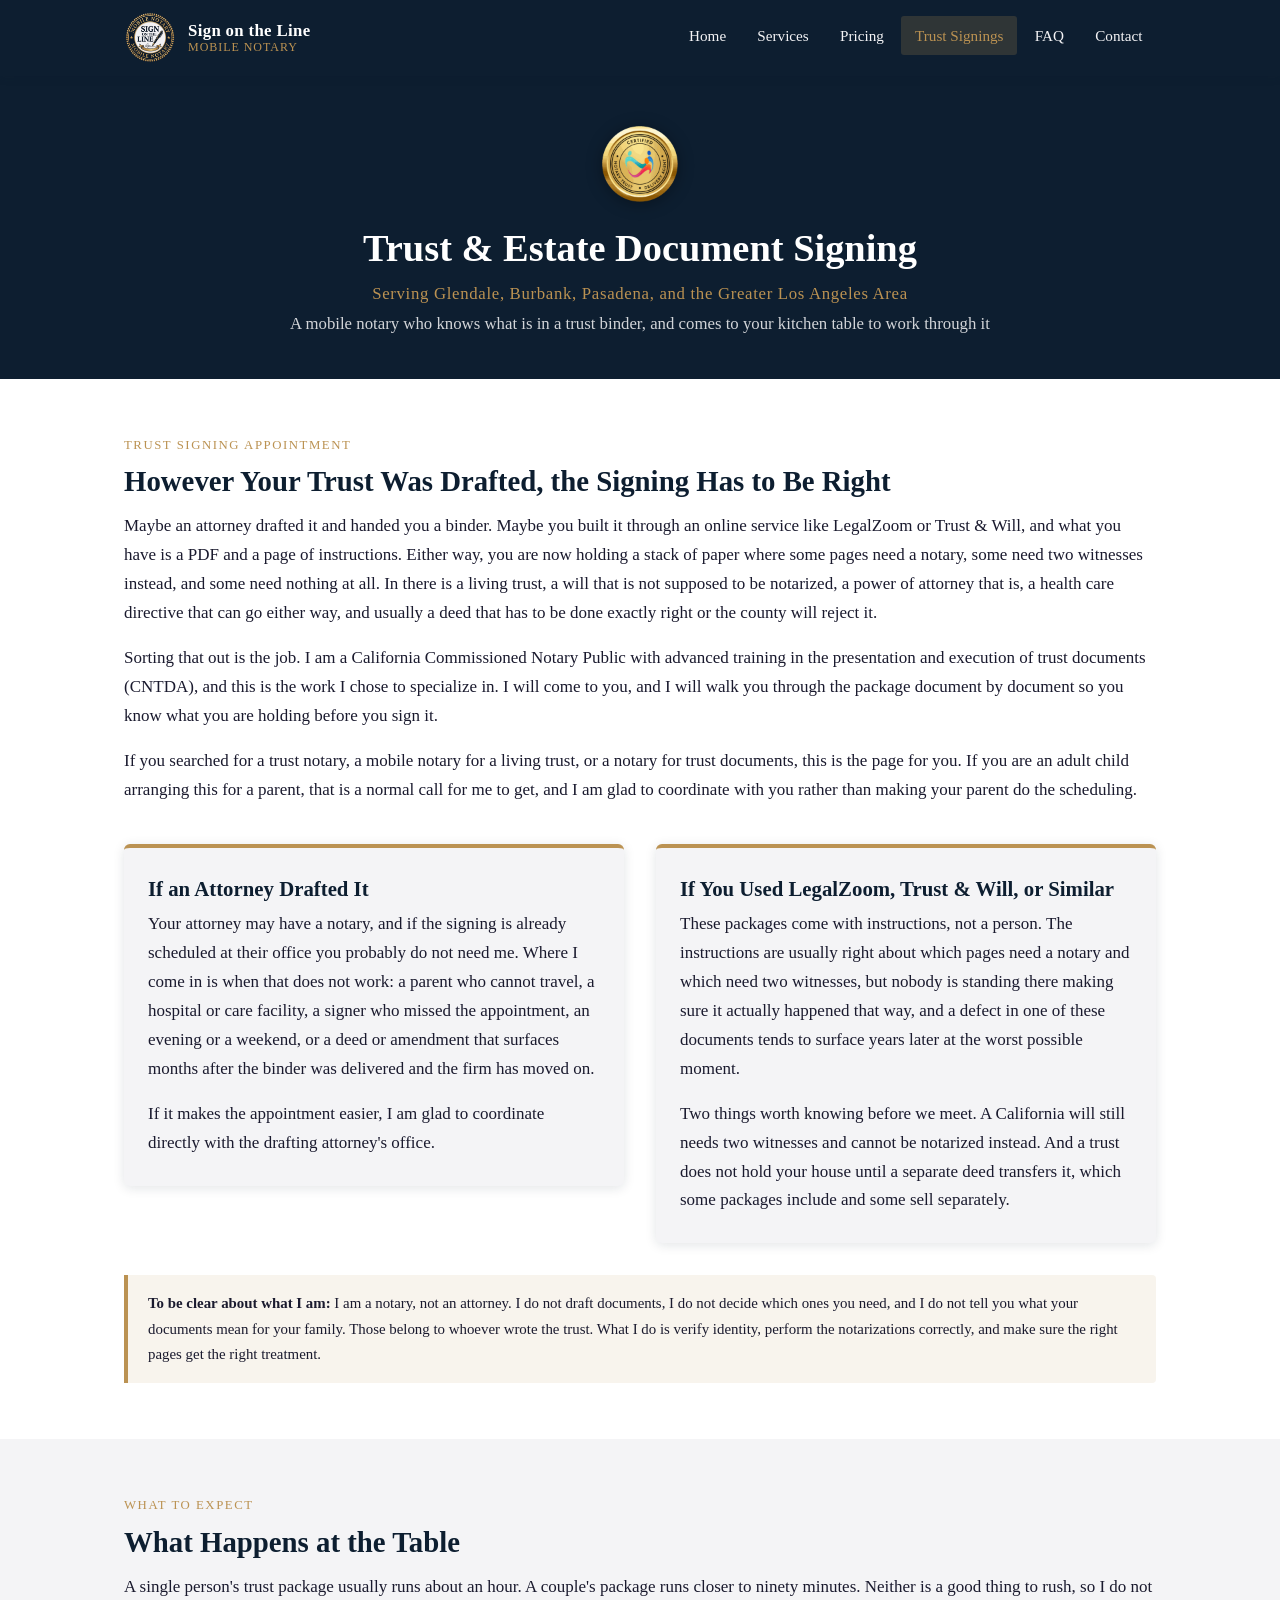
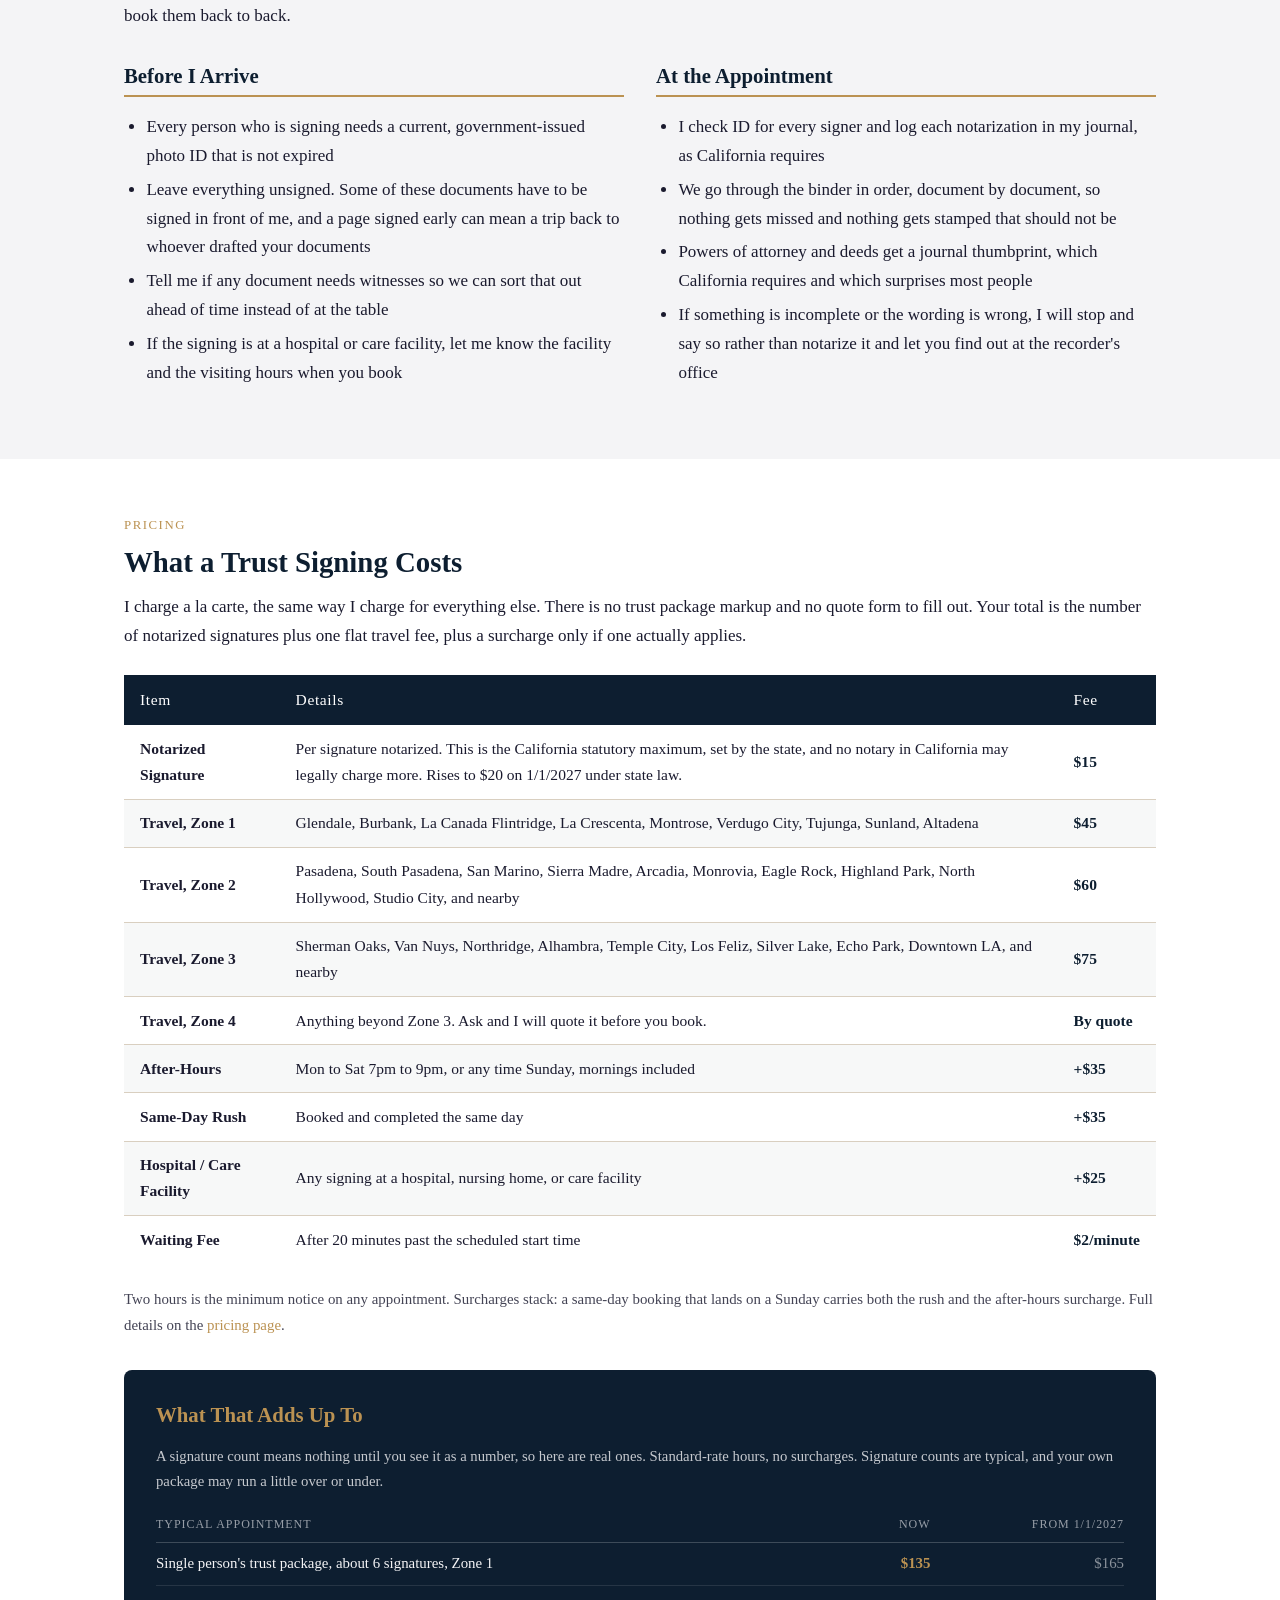
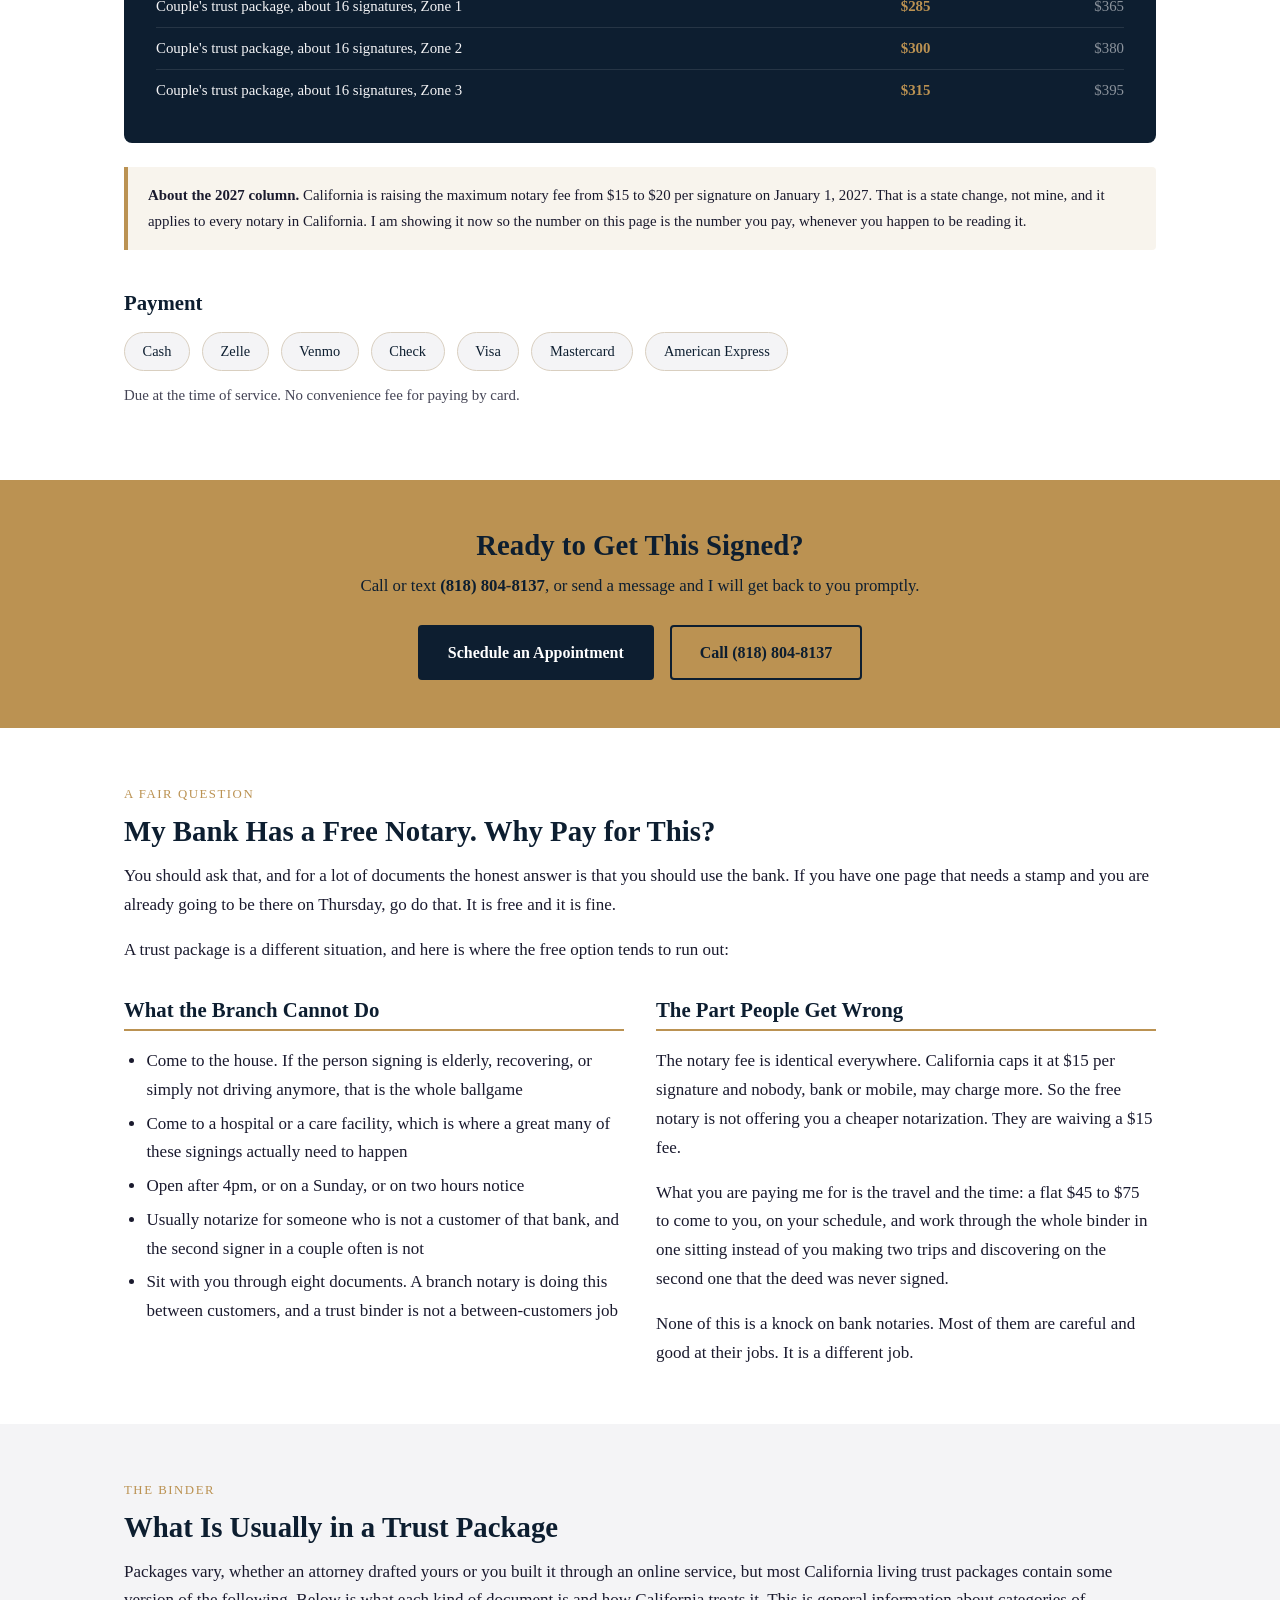
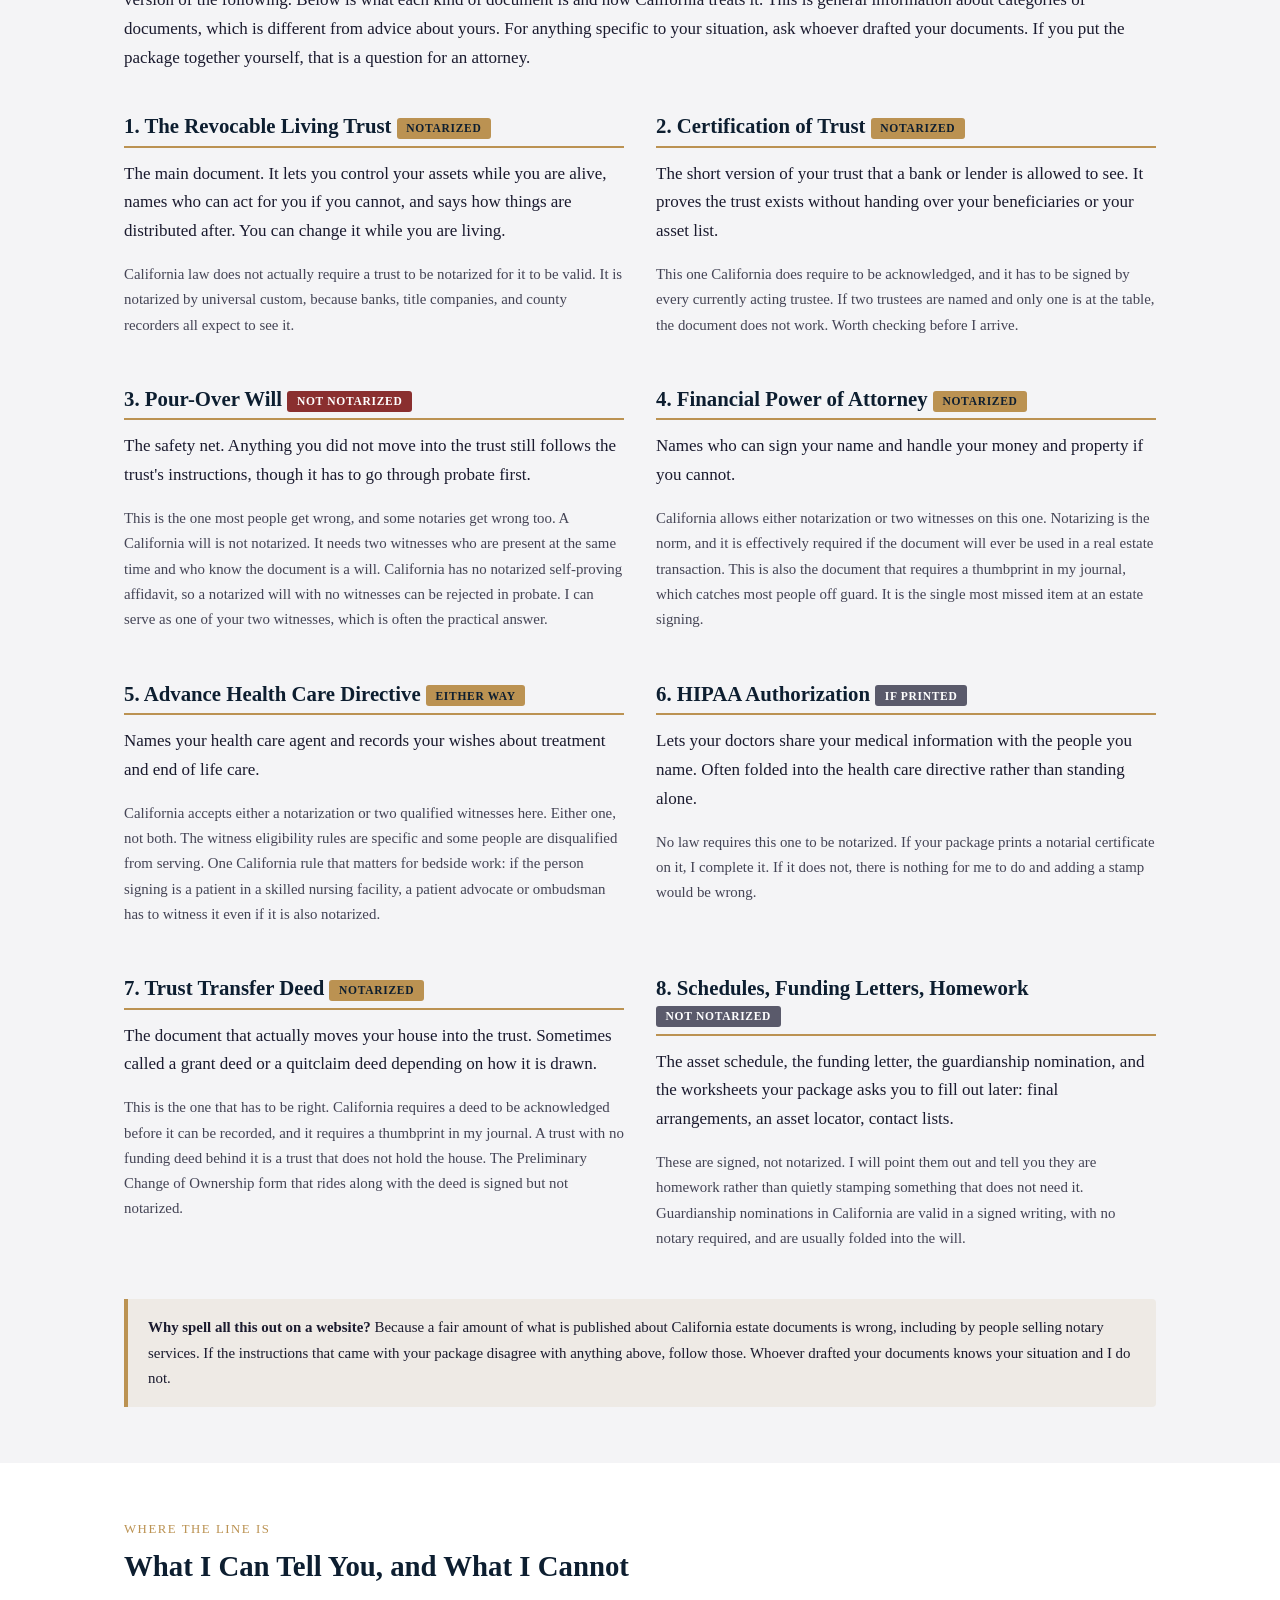
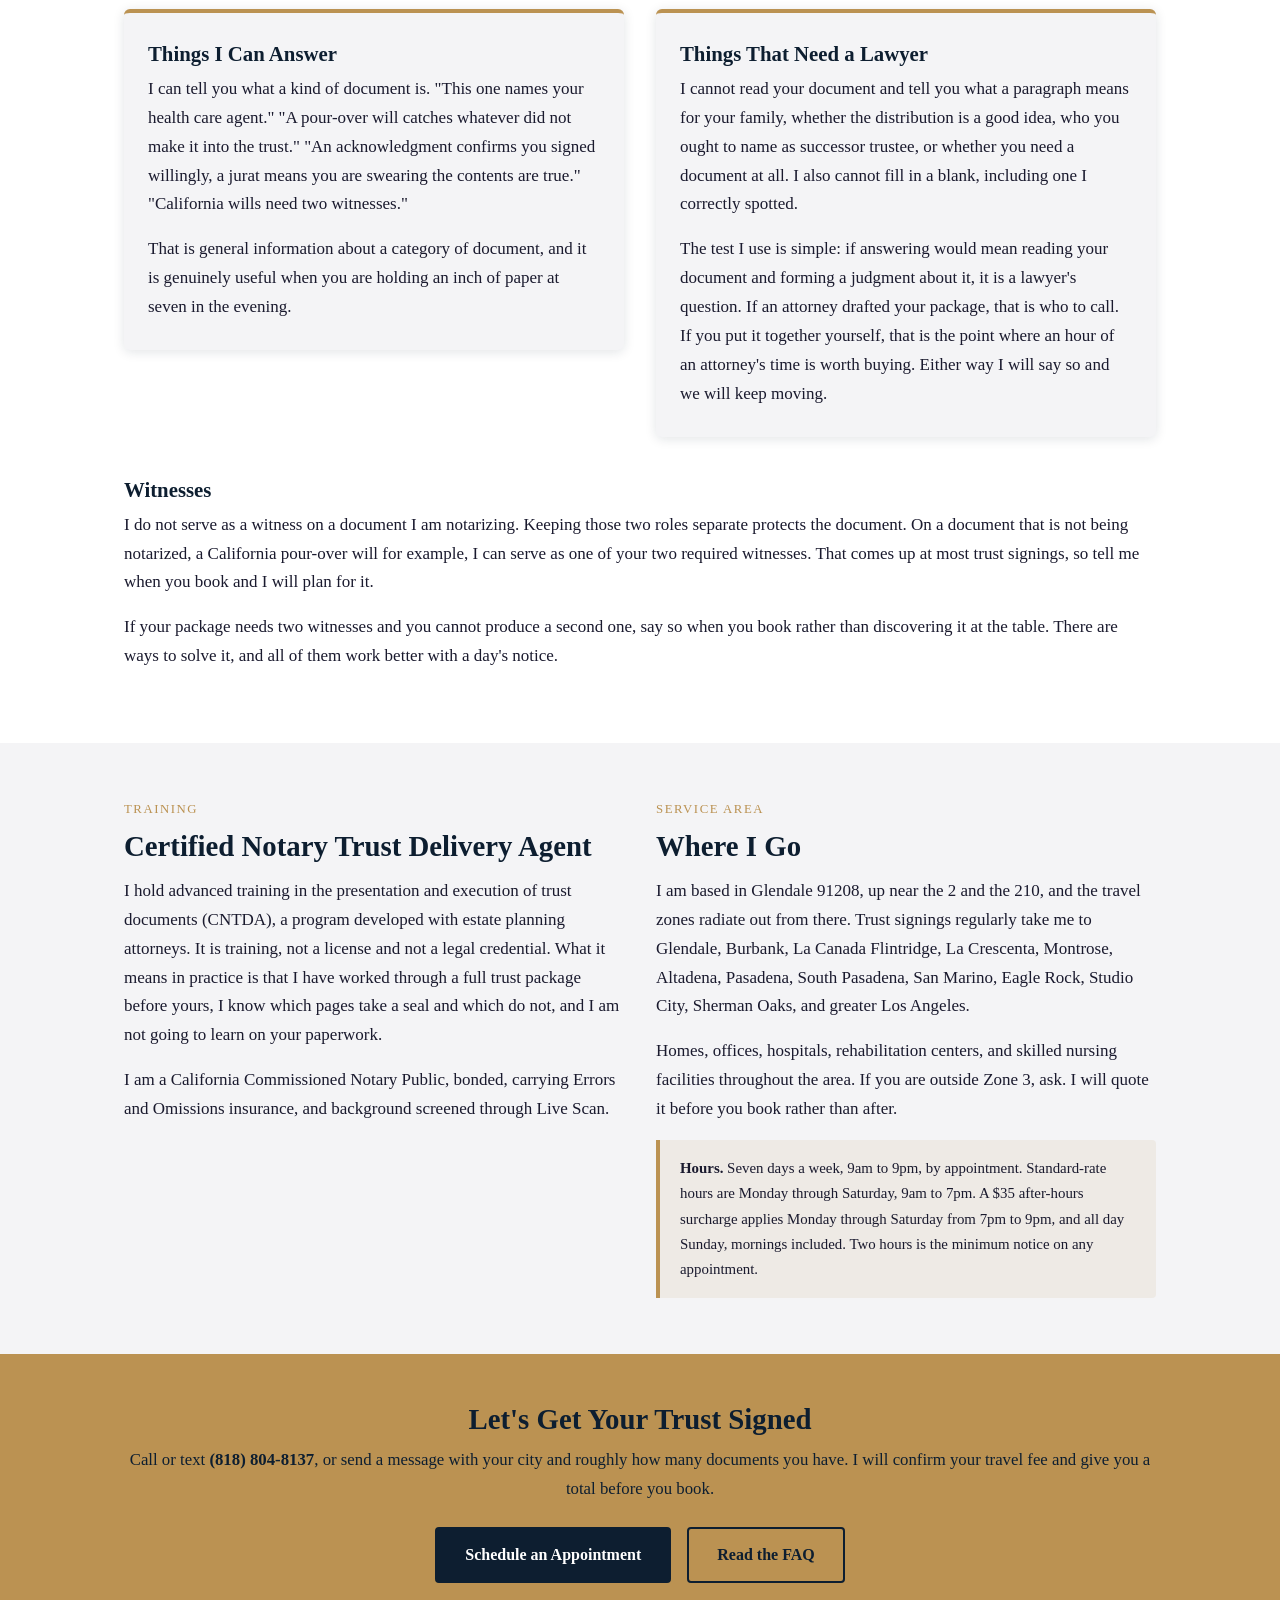
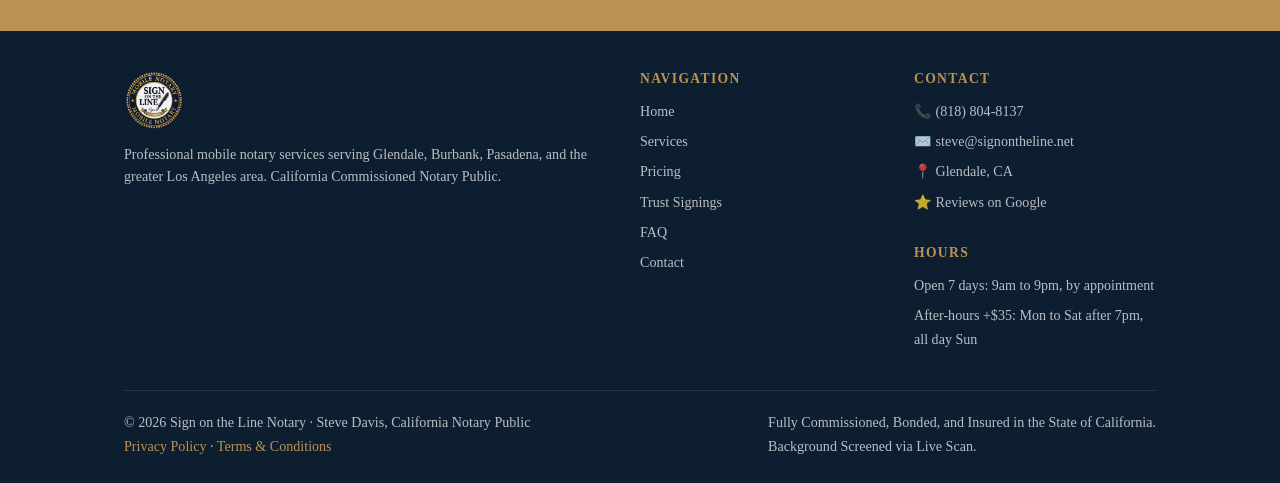
<file: trust-signings.html>
<!DOCTYPE html>
<html lang="en">
<head>
  <meta charset="UTF-8">
  <meta name="viewport" content="width=device-width, initial-scale=1.0">
  <title>Trust Signing Services Glendale | Mobile Notary for Living Trusts</title>
  <meta name="description" content="Mobile notary for living trusts in Glendale, Burbank, and Pasadena. Attorney or LegalZoom drafted. $15 per signature plus flat travel. Evenings and weekends.">
  <meta name="keywords" content="trust notary Glendale, mobile notary for living trust, notary for trust documents, trust signing services Glendale, estate planning notary Glendale, certification of trust notary, mobile notary Glendale CA, notary for estate documents Los Angeles, who notarizes a living trust, notary for online living trust, notarize LegalZoom trust California">
  <link rel="canonical" href="https://signontheline.net/trust-signings.html">
  <link rel="stylesheet" href="styles.css">
  <link rel="icon" href="images/logo.png" type="image/png">
  <meta property="og:type" content="website">
  <meta property="og:site_name" content="Sign on the Line Notary">
  <meta property="og:title" content="Trust Signing Services Glendale | Mobile Notary for Living Trusts">
  <meta property="og:description" content="Mobile notary for living trusts in Glendale, Burbank, and Pasadena. Attorney or LegalZoom drafted. $15 per signature plus flat travel. Evenings and weekends.">
  <meta property="og:url" content="https://signontheline.net/trust-signings.html">
  <meta property="og:image" content="https://signontheline.net/images/logo.png">
  <meta name="twitter:card" content="summary">
  <script type="application/ld+json">
{
  "@context": "https://schema.org",
  "@type": "Notary",
  "@id": "https://signontheline.net/#business",
  "name": "Sign on the Line Notary",
  "alternateName": "Sign on the Line Mobile Notary",
  "description": "Mobile notary public in Glendale, California. Comes to homes, offices, hospitals, and care facilities across Glendale, Burbank, Pasadena, and greater Los Angeles. Trust and estate signing specialist.",
  "url": "https://signontheline.net/",
  "logo": "https://signontheline.net/images/logo.png",
  "image": "https://signontheline.net/images/headshot.jpg",
  "telephone": "+1-818-804-8137",
  "email": "steve@signontheline.net",
  "priceRange": "$$",
  "address": {
    "@type": "PostalAddress",
    "addressLocality": "Glendale",
    "addressRegion": "CA",
    "addressCountry": "US"
  },
  "areaServed": [
    {
      "@type": "City",
      "name": "Glendale, CA"
    },
    {
      "@type": "City",
      "name": "Burbank, CA"
    },
    {
      "@type": "City",
      "name": "La Canada Flintridge, CA"
    },
    {
      "@type": "City",
      "name": "La Crescenta, CA"
    },
    {
      "@type": "City",
      "name": "Montrose, CA"
    },
    {
      "@type": "City",
      "name": "Verdugo City, CA"
    },
    {
      "@type": "City",
      "name": "Tujunga, CA"
    },
    {
      "@type": "City",
      "name": "Sunland, CA"
    },
    {
      "@type": "City",
      "name": "Altadena, CA"
    },
    {
      "@type": "City",
      "name": "Pasadena, CA"
    },
    {
      "@type": "City",
      "name": "South Pasadena, CA"
    },
    {
      "@type": "City",
      "name": "San Marino, CA"
    },
    {
      "@type": "City",
      "name": "Sierra Madre, CA"
    },
    {
      "@type": "City",
      "name": "Arcadia, CA"
    },
    {
      "@type": "City",
      "name": "Monrovia, CA"
    },
    {
      "@type": "City",
      "name": "Eagle Rock, CA"
    },
    {
      "@type": "City",
      "name": "Highland Park, CA"
    },
    {
      "@type": "City",
      "name": "Glassell Park, CA"
    },
    {
      "@type": "City",
      "name": "Mount Washington, CA"
    },
    {
      "@type": "City",
      "name": "Cypress Park, CA"
    },
    {
      "@type": "City",
      "name": "North Hollywood, CA"
    },
    {
      "@type": "City",
      "name": "Valley Village, CA"
    },
    {
      "@type": "City",
      "name": "Studio City, CA"
    },
    {
      "@type": "City",
      "name": "Toluca Lake, CA"
    },
    {
      "@type": "City",
      "name": "Sherman Oaks, CA"
    },
    {
      "@type": "City",
      "name": "Van Nuys, CA"
    },
    {
      "@type": "City",
      "name": "Northridge, CA"
    },
    {
      "@type": "City",
      "name": "Alhambra, CA"
    },
    {
      "@type": "City",
      "name": "Temple City, CA"
    },
    {
      "@type": "City",
      "name": "Los Feliz, CA"
    },
    {
      "@type": "City",
      "name": "Atwater Village, CA"
    },
    {
      "@type": "City",
      "name": "Silver Lake, CA"
    },
    {
      "@type": "City",
      "name": "Echo Park, CA"
    },
    {
      "@type": "City",
      "name": "Lincoln Heights, CA"
    },
    {
      "@type": "City",
      "name": "Downtown Los Angeles, CA"
    }
  ],
  "openingHoursSpecification": [
    {
      "@type": "OpeningHoursSpecification",
      "dayOfWeek": [
        "Monday",
        "Tuesday",
        "Wednesday",
        "Thursday",
        "Friday",
        "Saturday",
        "Sunday"
      ],
      "opens": "09:00",
      "closes": "21:00"
    }
  ],
  "sameAs": [
    "https://maps.app.goo.gl/oNo3c1g6guNAaXf79"
  ],
  "paymentAccepted": "Cash, Zelle, Venmo, Check, Credit Card",
  "founder": {
    "@type": "Person",
    "name": "Steve Davis",
    "jobTitle": "California Notary Public",
    "hasCredential": {
      "@type": "EducationalOccupationalCredential",
      "name": "Certified Notary Trust Delivery Agent (CNTDA)"
    }
  },
  "makesOffer": [
    {
      "@type": "Offer",
      "name": "Notarized signature",
      "price": "15.00",
      "priceCurrency": "USD",
      "description": "Per notarized signature, California statutory maximum. $20 starting January 1, 2027."
    }
  ]
}
  </script>
  <script type="application/ld+json">
{
  "@context": "https://schema.org",
  "@type": "Service",
  "name": "Mobile Living Trust and Estate Document Signing",
  "serviceType": "Trust signing notary",
  "provider": {
    "@id": "https://signontheline.net/#business"
  },
  "areaServed": "Glendale, Burbank, Pasadena, and greater Los Angeles, CA",
  "url": "https://signontheline.net/trust-signings.html",
  "description": "Mobile notary for revocable living trust packages, whether drafted by an attorney or an online service. $15 per notarized signature plus a flat travel fee by zone. Available evenings, weekends, hospitals, and care facilities.",
  "offers": {
    "@type": "Offer",
    "price": "15.00",
    "priceCurrency": "USD",
    "description": "Per notarized signature, plus zone travel fee"
  }
}
  </script>
</head>
<body>

  <!-- ====== NAVIGATION ====== -->
  <header class="site-header">
    <nav class="nav-inner">
      <a href="index.html" class="nav-logo">
        <img src="images/logo.png" alt="Sign on the Line Notary Logo">
        <div class="nav-logo-text">
          <span class="nav-logo-name">Sign on the Line</span>
          <span class="nav-logo-sub">Mobile Notary</span>
        </div>
      </a>
      <button class="nav-toggle" id="navToggle" aria-label="Open menu">
        <span></span><span></span><span></span>
      </button>
      <ul class="nav-menu" id="navMenu">
        <li><a href="index.html">Home</a></li>
        <li><a href="services.html">Services</a></li>
        <li><a href="pricing.html">Pricing</a></li>
        <li><a href="trust-signings.html" class="active">Trust Signings</a></li>
        <li><a href="faq.html">FAQ</a></li>
        <li><a href="contact.html">Contact</a></li>
      </ul>
    </nav>
  </header>

  <!-- ====== PAGE HERO ====== -->
  <section class="page-hero">
    <div class="container">
      <img src="images/cntda-badge.png" alt="Certified Notary Trust Delivery Agent training badge" class="hero-badge">
      <h1>Trust &amp; Estate Document Signing</h1>
      <p class="hero-tagline">Serving Glendale, Burbank, Pasadena, and the Greater Los Angeles Area</p>
      <p>A mobile notary who knows what is in a trust binder, and comes to your kitchen table to work through it</p>
    </div>
  </section>

  <!-- ====== WHAT IT IS ====== -->
  <section class="content-section">
    <div class="container">
      <p class="section-label">Trust Signing Appointment</p>
      <h2>However Your Trust Was Drafted, the Signing Has to Be Right</h2>
      <p>Maybe an attorney drafted it and handed you a binder. Maybe you built it through an online service like LegalZoom or Trust &amp; Will, and what you have is a PDF and a page of instructions. Either way, you are now holding a stack of paper where some pages need a notary, some need two witnesses instead, and some need nothing at all. In there is a living trust, a will that is not supposed to be notarized, a power of attorney that is, a health care directive that can go either way, and usually a deed that has to be done exactly right or the county will reject it.</p>
      <p>Sorting that out is the job. I am a California Commissioned Notary Public with advanced training in the presentation and execution of trust documents (CNTDA), and this is the work I chose to specialize in. I will come to you, and I will walk you through the package document by document so you know what you are holding before you sign it.</p>
      <p>If you searched for a trust notary, a mobile notary for a living trust, or a notary for trust documents, this is the page for you. If you are an adult child arranging this for a parent, that is a normal call for me to get, and I am glad to coordinate with you rather than making your parent do the scheduling.</p>

      <div class="grid-2col" style="margin-top:2.5rem; align-items:start;">
        <div class="service-card">
          <h3>If an Attorney Drafted It</h3>
          <p>Your attorney may have a notary, and if the signing is already scheduled at their office you probably do not need me. Where I come in is when that does not work: a parent who cannot travel, a hospital or care facility, a signer who missed the appointment, an evening or a weekend, or a deed or amendment that surfaces months after the binder was delivered and the firm has moved on.</p>
          <p style="margin-bottom:0;">If it makes the appointment easier, I am glad to coordinate directly with the drafting attorney's office.</p>
        </div>
        <div class="service-card">
          <h3>If You Used LegalZoom, Trust &amp; Will, or Similar</h3>
          <p>These packages come with instructions, not a person. The instructions are usually right about which pages need a notary and which need two witnesses, but nobody is standing there making sure it actually happened that way, and a defect in one of these documents tends to surface years later at the worst possible moment.</p>
          <p style="margin-bottom:0;">Two things worth knowing before we meet. A California will still needs two witnesses and cannot be notarized instead. And a trust does not hold your house until a separate deed transfers it, which some packages include and some sell separately.</p>
        </div>
      </div>

      <div class="availability-note" style="margin-top:2rem;">
        <strong>To be clear about what I am:</strong> I am a notary, not an attorney. I do not draft documents, I do not decide which ones you need, and I do not tell you what your documents mean for your family. Those belong to whoever wrote the trust. What I do is verify identity, perform the notarizations correctly, and make sure the right pages get the right treatment.
      </div>
    </div>
  </section>

  <!-- ====== AT THE TABLE ====== -->
  <section class="content-section">
    <div class="container">
      <p class="section-label">What to Expect</p>
      <h2>What Happens at the Table</h2>
      <p>A single person's trust package usually runs about an hour. A couple's package runs closer to ninety minutes. Neither is a good thing to rush, so I do not book them back to back.</p>

      <div class="grid-2col" style="margin-top:2rem; align-items:start;">
        <div>
          <h3 style="border-bottom:2px solid var(--gold); padding-bottom:0.4rem; margin-bottom:1rem;">Before I Arrive</h3>
          <ul>
            <li>Every person who is signing needs a current, government-issued photo ID that is not expired</li>
            <li>Leave everything unsigned. Some of these documents have to be signed in front of me, and a page signed early can mean a trip back to whoever drafted your documents</li>
            <li>Tell me if any document needs witnesses so we can sort that out ahead of time instead of at the table</li>
            <li>If the signing is at a hospital or care facility, let me know the facility and the visiting hours when you book</li>
          </ul>
        </div>
        <div>
          <h3 style="border-bottom:2px solid var(--gold); padding-bottom:0.4rem; margin-bottom:1rem;">At the Appointment</h3>
          <ul>
            <li>I check ID for every signer and log each notarization in my journal, as California requires</li>
            <li>We go through the binder in order, document by document, so nothing gets missed and nothing gets stamped that should not be</li>
            <li>Powers of attorney and deeds get a journal thumbprint, which California requires and which surprises most people</li>
            <li>If something is incomplete or the wording is wrong, I will stop and say so rather than notarize it and let you find out at the recorder's office</li>
          </ul>
        </div>
      </div>
    </div>
  </section>

  <!-- ====== PRICING ====== -->
  <section class="content-section">
    <div class="container">
      <p class="section-label">Pricing</p>
      <h2>What a Trust Signing Costs</h2>
      <p>I charge a la carte, the same way I charge for everything else. There is no trust package markup and no quote form to fill out. Your total is the number of notarized signatures plus one flat travel fee, plus a surcharge only if one actually applies.</p>

      <table class="pricing-table">
        <thead>
          <tr>
            <th>Item</th>
            <th>Details</th>
            <th>Fee</th>
          </tr>
        </thead>
        <tbody>
          <tr>
            <td><strong>Notarized Signature</strong></td>
            <td>Per signature notarized. This is the California statutory maximum, set by the state, and no notary in California may legally charge more. Rises to $20 on 1/1/2027 under state law.</td>
            <td class="price-val">$15</td>
          </tr>
          <tr>
            <td><strong>Travel, Zone 1</strong></td>
            <td>Glendale, Burbank, La Canada Flintridge, La Crescenta, Montrose, Verdugo City, Tujunga, Sunland, Altadena</td>
            <td class="price-val">$45</td>
          </tr>
          <tr>
            <td><strong>Travel, Zone 2</strong></td>
            <td>Pasadena, South Pasadena, San Marino, Sierra Madre, Arcadia, Monrovia, Eagle Rock, Highland Park, North Hollywood, Studio City, and nearby</td>
            <td class="price-val">$60</td>
          </tr>
          <tr>
            <td><strong>Travel, Zone 3</strong></td>
            <td>Sherman Oaks, Van Nuys, Northridge, Alhambra, Temple City, Los Feliz, Silver Lake, Echo Park, Downtown LA, and nearby</td>
            <td class="price-val">$75</td>
          </tr>
          <tr>
            <td><strong>Travel, Zone 4</strong></td>
            <td>Anything beyond Zone 3. Ask and I will quote it before you book.</td>
            <td class="price-val">By quote</td>
          </tr>
          <tr>
            <td><strong>After-Hours</strong></td>
            <td>Mon to Sat 7pm to 9pm, or any time Sunday, mornings included</td>
            <td class="price-val">+$35</td>
          </tr>
          <tr>
            <td><strong>Same-Day Rush</strong></td>
            <td>Booked and completed the same day</td>
            <td class="price-val">+$35</td>
          </tr>
          <tr>
            <td><strong>Hospital / Care Facility</strong></td>
            <td>Any signing at a hospital, nursing home, or care facility</td>
            <td class="price-val">+$25</td>
          </tr>
          <tr>
            <td><strong>Waiting Fee</strong></td>
            <td>After 20 minutes past the scheduled start time</td>
            <td class="price-val">$2/minute</td>
          </tr>
        </tbody>
      </table>

      <p style="margin-top:1rem; font-size:0.93rem; color:var(--text-mid);">Two hours is the minimum notice on any appointment. Surcharges stack: a same-day booking that lands on a Sunday carries both the rush and the after-hours surcharge. Full details on the <a href="pricing.html">pricing page</a>.</p>

      <div class="sample-totals">
        <h3>What That Adds Up To</h3>
        <p style="font-size:0.92rem; color:rgba(244,244,246,0.8); margin-bottom:1.25rem;">A signature count means nothing until you see it as a number, so here are real ones. Standard-rate hours, no surcharges. Signature counts are typical, and your own package may run a little over or under.</p>
        <table class="two-year">
          <thead>
            <tr>
              <th>Typical Appointment</th>
              <th>Now</th>
              <th>From 1/1/2027</th>
            </tr>
          </thead>
          <tbody>
            <tr>
              <td>Single person's trust package, about 6 signatures, Zone 1</td>
              <td>$135</td>
              <td>$165</td>
            </tr>
            <tr>
              <td>Couple's trust package, about 16 signatures, Zone 1</td>
              <td>$285</td>
              <td>$365</td>
            </tr>
            <tr>
              <td>Couple's trust package, about 16 signatures, Zone 2</td>
              <td>$300</td>
              <td>$380</td>
            </tr>
            <tr>
              <td>Couple's trust package, about 16 signatures, Zone 3</td>
              <td>$315</td>
              <td>$395</td>
            </tr>
          </tbody>
        </table>
      </div>

      <div class="availability-note" style="margin-top:1.5rem;">
        <strong>About the 2027 column.</strong> California is raising the maximum notary fee from $15 to $20 per signature on January 1, 2027. That is a state change, not mine, and it applies to every notary in California. I am showing it now so the number on this page is the number you pay, whenever you happen to be reading it.
      </div>

      <h3 style="margin-top:2.5rem;">Payment</h3>
      <div class="payment-methods">
        <span class="payment-pill">Cash</span>
        <span class="payment-pill">Zelle</span>
        <span class="payment-pill">Venmo</span>
        <span class="payment-pill">Check</span>
        <span class="payment-pill">Visa</span>
        <span class="payment-pill">Mastercard</span>
        <span class="payment-pill">American Express</span>
      </div>
      <p style="margin-top:0.75rem; font-size:0.93rem; color:var(--text-mid);">Due at the time of service. No convenience fee for paying by card.</p>
    </div>
  </section>

  <!-- ====== CTA ====== -->
  <section class="cta-banner">
    <div class="container">
      <h2>Ready to Get This Signed?</h2>
      <p>Call or text <strong>(818) 804-8137</strong>, or send a message and I will get back to you promptly.</p>
      <div style="display:flex; justify-content:center; gap:1rem; flex-wrap:wrap;">
        <a href="contact.html" class="btn btn-navy">Schedule an Appointment</a>
        <a href="tel:8188048137" class="btn btn-outline" style="color:var(--navy); border-color:var(--navy);">Call (818) 804-8137</a>
      </div>
    </div>
  </section>

  <!-- ====== VS THE BANK ====== -->
  <section class="content-section">
    <div class="container">
      <p class="section-label">A Fair Question</p>
      <h2>My Bank Has a Free Notary. Why Pay for This?</h2>
      <p>You should ask that, and for a lot of documents the honest answer is that you should use the bank. If you have one page that needs a stamp and you are already going to be there on Thursday, go do that. It is free and it is fine.</p>
      <p>A trust package is a different situation, and here is where the free option tends to run out:</p>

      <div class="grid-2col" style="margin-top:2rem; align-items:start;">
        <div>
          <h3 style="border-bottom:2px solid var(--gold); padding-bottom:0.4rem; margin-bottom:1rem;">What the Branch Cannot Do</h3>
          <ul>
            <li>Come to the house. If the person signing is elderly, recovering, or simply not driving anymore, that is the whole ballgame</li>
            <li>Come to a hospital or a care facility, which is where a great many of these signings actually need to happen</li>
            <li>Open after 4pm, or on a Sunday, or on two hours notice</li>
            <li>Usually notarize for someone who is not a customer of that bank, and the second signer in a couple often is not</li>
            <li>Sit with you through eight documents. A branch notary is doing this between customers, and a trust binder is not a between-customers job</li>
          </ul>
        </div>
        <div>
          <h3 style="border-bottom:2px solid var(--gold); padding-bottom:0.4rem; margin-bottom:1rem;">The Part People Get Wrong</h3>
          <p>The notary fee is identical everywhere. California caps it at $15 per signature and nobody, bank or mobile, may charge more. So the free notary is not offering you a cheaper notarization. They are waiving a $15 fee.</p>
          <p>What you are paying me for is the travel and the time: a flat $45 to $75 to come to you, on your schedule, and work through the whole binder in one sitting instead of you making two trips and discovering on the second one that the deed was never signed.</p>
          <p style="margin-bottom:0;">None of this is a knock on bank notaries. Most of them are careful and good at their jobs. It is a different job.</p>
        </div>
      </div>
    </div>
  </section>

  <!-- ====== THE DOCUMENTS ====== -->
  <section class="content-section">
    <div class="container">
      <p class="section-label">The Binder</p>
      <h2>What Is Usually in a Trust Package</h2>
      <p>Packages vary, whether an attorney drafted yours or you built it through an online service, but most California living trust packages contain some version of the following. Below is what each kind of document is and how California treats it. This is general information about categories of documents, which is different from advice about yours. For anything specific to your situation, ask whoever drafted your documents. If you put the package together yourself, that is a question for an attorney.</p>

      <div class="grid-2col" style="margin-top:2.5rem; align-items:start;">

        <div>
          <h3 style="border-bottom:2px solid var(--gold); padding-bottom:0.4rem; margin-bottom:0.75rem;">1. The Revocable Living Trust <span class="zone-tag" style="background:var(--gold);">Notarized</span></h3>
          <p>The main document. It lets you control your assets while you are alive, names who can act for you if you cannot, and says how things are distributed after. You can change it while you are living.</p>
          <p style="font-size:0.93rem; color:var(--text-mid);">California law does not actually require a trust to be notarized for it to be valid. It is notarized by universal custom, because banks, title companies, and county recorders all expect to see it.</p>
        </div>

        <div>
          <h3 style="border-bottom:2px solid var(--gold); padding-bottom:0.4rem; margin-bottom:0.75rem;">2. Certification of Trust <span class="zone-tag" style="background:var(--gold);">Notarized</span></h3>
          <p>The short version of your trust that a bank or lender is allowed to see. It proves the trust exists without handing over your beneficiaries or your asset list.</p>
          <p style="font-size:0.93rem; color:var(--text-mid);">This one California does require to be acknowledged, and it has to be signed by every currently acting trustee. If two trustees are named and only one is at the table, the document does not work. Worth checking before I arrive.</p>
        </div>

        <div>
          <h3 style="border-bottom:2px solid var(--gold); padding-bottom:0.4rem; margin-bottom:0.75rem;">3. Pour-Over Will <span class="zone-tag" style="background:#8A2F2F; color:#fff;">Not Notarized</span></h3>
          <p>The safety net. Anything you did not move into the trust still follows the trust's instructions, though it has to go through probate first.</p>
          <p style="font-size:0.93rem; color:var(--text-mid);">This is the one most people get wrong, and some notaries get wrong too. A California will is not notarized. It needs two witnesses who are present at the same time and who know the document is a will. California has no notarized self-proving affidavit, so a notarized will with no witnesses can be rejected in probate. I can serve as one of your two witnesses, which is often the practical answer.</p>
        </div>

        <div>
          <h3 style="border-bottom:2px solid var(--gold); padding-bottom:0.4rem; margin-bottom:0.75rem;">4. Financial Power of Attorney <span class="zone-tag" style="background:var(--gold);">Notarized</span></h3>
          <p>Names who can sign your name and handle your money and property if you cannot.</p>
          <p style="font-size:0.93rem; color:var(--text-mid);">California allows either notarization or two witnesses on this one. Notarizing is the norm, and it is effectively required if the document will ever be used in a real estate transaction. This is also the document that requires a thumbprint in my journal, which catches most people off guard. It is the single most missed item at an estate signing.</p>
        </div>

        <div>
          <h3 style="border-bottom:2px solid var(--gold); padding-bottom:0.4rem; margin-bottom:0.75rem;">5. Advance Health Care Directive <span class="zone-tag" style="background:var(--gold);">Either Way</span></h3>
          <p>Names your health care agent and records your wishes about treatment and end of life care.</p>
          <p style="font-size:0.93rem; color:var(--text-mid);">California accepts either a notarization or two qualified witnesses here. Either one, not both. The witness eligibility rules are specific and some people are disqualified from serving. One California rule that matters for bedside work: if the person signing is a patient in a skilled nursing facility, a patient advocate or ombudsman has to witness it even if it is also notarized.</p>
        </div>

        <div>
          <h3 style="border-bottom:2px solid var(--gold); padding-bottom:0.4rem; margin-bottom:0.75rem;">6. HIPAA Authorization <span class="zone-tag" style="background:#5A5A6B; color:#fff;">If Printed</span></h3>
          <p>Lets your doctors share your medical information with the people you name. Often folded into the health care directive rather than standing alone.</p>
          <p style="font-size:0.93rem; color:var(--text-mid);">No law requires this one to be notarized. If your package prints a notarial certificate on it, I complete it. If it does not, there is nothing for me to do and adding a stamp would be wrong.</p>
        </div>

        <div>
          <h3 style="border-bottom:2px solid var(--gold); padding-bottom:0.4rem; margin-bottom:0.75rem;">7. Trust Transfer Deed <span class="zone-tag" style="background:var(--gold);">Notarized</span></h3>
          <p>The document that actually moves your house into the trust. Sometimes called a grant deed or a quitclaim deed depending on how it is drawn.</p>
          <p style="font-size:0.93rem; color:var(--text-mid);">This is the one that has to be right. California requires a deed to be acknowledged before it can be recorded, and it requires a thumbprint in my journal. A trust with no funding deed behind it is a trust that does not hold the house. The Preliminary Change of Ownership form that rides along with the deed is signed but not notarized.</p>
        </div>

        <div>
          <h3 style="border-bottom:2px solid var(--gold); padding-bottom:0.4rem; margin-bottom:0.75rem;">8. Schedules, Funding Letters, Homework <span class="zone-tag" style="background:#5A5A6B; color:#fff;">Not Notarized</span></h3>
          <p>The asset schedule, the funding letter, the guardianship nomination, and the worksheets your package asks you to fill out later: final arrangements, an asset locator, contact lists.</p>
          <p style="font-size:0.93rem; color:var(--text-mid);">These are signed, not notarized. I will point them out and tell you they are homework rather than quietly stamping something that does not need it. Guardianship nominations in California are valid in a signed writing, with no notary required, and are usually folded into the will.</p>
        </div>

      </div>

      <div class="availability-note" style="margin-top:2rem;">
        <strong>Why spell all this out on a website?</strong> Because a fair amount of what is published about California estate documents is wrong, including by people selling notary services. If the instructions that came with your package disagree with anything above, follow those. Whoever drafted your documents knows your situation and I do not.
      </div>
    </div>
  </section>

  <!-- ====== UPL AND WITNESSES ====== -->
  <section class="content-section">
    <div class="container">
      <p class="section-label">Where the Line Is</p>
      <h2>What I Can Tell You, and What I Cannot</h2>

      <div class="grid-2col" style="margin-top:1.5rem; align-items:start;">
        <div class="service-card">
          <h3>Things I Can Answer</h3>
          <p>I can tell you what a kind of document is. "This one names your health care agent." "A pour-over will catches whatever did not make it into the trust." "An acknowledgment confirms you signed willingly, a jurat means you are swearing the contents are true." "California wills need two witnesses."</p>
          <p style="margin-bottom:0;">That is general information about a category of document, and it is genuinely useful when you are holding an inch of paper at seven in the evening.</p>
        </div>
        <div class="service-card">
          <h3>Things That Need a Lawyer</h3>
          <p>I cannot read your document and tell you what a paragraph means for your family, whether the distribution is a good idea, who you ought to name as successor trustee, or whether you need a document at all. I also cannot fill in a blank, including one I correctly spotted.</p>
          <p style="margin-bottom:0;">The test I use is simple: if answering would mean reading your document and forming a judgment about it, it is a lawyer's question. If an attorney drafted your package, that is who to call. If you put it together yourself, that is the point where an hour of an attorney's time is worth buying. Either way I will say so and we will keep moving.</p>
        </div>
      </div>

      <h3 style="margin-top:2.5rem;">Witnesses</h3>
      <p>I do not serve as a witness on a document I am notarizing. Keeping those two roles separate protects the document. On a document that is not being notarized, a California pour-over will for example, I can serve as one of your two required witnesses. That comes up at most trust signings, so tell me when you book and I will plan for it.</p>
      <p>If your package needs two witnesses and you cannot produce a second one, say so when you book rather than discovering it at the table. There are ways to solve it, and all of them work better with a day's notice.</p>
    </div>
  </section>

  <!-- ====== CREDENTIAL AND SERVICE AREA ====== -->
  <section class="content-section">
    <div class="container">
      <div class="grid-2col" style="align-items:start;">
        <div>
          <p class="section-label">Training</p>
          <h2>Certified Notary Trust Delivery Agent</h2>
          <p>I hold advanced training in the presentation and execution of trust documents (CNTDA), a program developed with estate planning attorneys. It is training, not a license and not a legal credential. What it means in practice is that I have worked through a full trust package before yours, I know which pages take a seal and which do not, and I am not going to learn on your paperwork.</p>
          <p style="margin-bottom:0;">I am a California Commissioned Notary Public, bonded, carrying Errors and Omissions insurance, and background screened through Live Scan.</p>
        </div>
        <div>
          <p class="section-label">Service Area</p>
          <h2>Where I Go</h2>
          <p>I am based in Glendale 91208, up near the 2 and the 210, and the travel zones radiate out from there. Trust signings regularly take me to Glendale, Burbank, La Canada Flintridge, La Crescenta, Montrose, Altadena, Pasadena, South Pasadena, San Marino, Eagle Rock, Studio City, Sherman Oaks, and greater Los Angeles.</p>
          <p>Homes, offices, hospitals, rehabilitation centers, and skilled nursing facilities throughout the area. If you are outside Zone 3, ask. I will quote it before you book rather than after.</p>
          <div class="availability-note" style="margin-top:1rem;">
            <strong>Hours.</strong> Seven days a week, 9am to 9pm, by appointment. Standard-rate hours are Monday through Saturday, 9am to 7pm. A $35 after-hours surcharge applies Monday through Saturday from 7pm to 9pm, and all day Sunday, mornings included. Two hours is the minimum notice on any appointment.
          </div>
        </div>
      </div>
    </div>
  </section>

  <!-- ====== CTA ====== -->
  <section class="cta-banner">
    <div class="container">
      <h2>Let's Get Your Trust Signed</h2>
      <p>Call or text <strong>(818) 804-8137</strong>, or send a message with your city and roughly how many documents you have. I will confirm your travel fee and give you a total before you book.</p>
      <div style="display:flex; justify-content:center; gap:1rem; flex-wrap:wrap;">
        <a href="contact.html" class="btn btn-navy">Schedule an Appointment</a>
        <a href="faq.html" class="btn btn-outline" style="color:var(--navy); border-color:var(--navy);">Read the FAQ</a>
      </div>
    </div>
  </section>

  <!-- ====== FOOTER ====== -->
  <footer class="site-footer">
    <div class="footer-inner">
      <div class="footer-grid">
        <div class="footer-brand">
          <img src="images/logo.png" alt="Sign on the Line Notary">
          <p>Professional mobile notary services serving Glendale, Burbank, Pasadena, and the greater Los Angeles area. California Commissioned Notary Public.</p>
        </div>
        <div class="footer-col">
          <h4>Navigation</h4>
          <ul>
            <li><a href="index.html">Home</a></li>
            <li><a href="services.html">Services</a></li>
            <li><a href="pricing.html">Pricing</a></li>
            <li><a href="trust-signings.html">Trust Signings</a></li>
            <li><a href="faq.html">FAQ</a></li>
            <li><a href="contact.html">Contact</a></li>
          </ul>
        </div>
        <div class="footer-col">
          <h4>Contact</h4>
          <ul>
            <li>📞 <a href="tel:8188048137">(818) 804-8137</a></li>
            <li>✉️ <a href="mailto:steve@signontheline.net">steve@signontheline.net</a></li>
            <li>📍 Glendale, CA</li>
            <li>⭐ <a href="https://maps.app.goo.gl/oNo3c1g6guNAaXf79" target="_blank" rel="noopener">Reviews on Google</a></li>
          </ul>
          <br>
          <h4>Hours</h4>
          <ul>
            <li>Open 7 days: 9am to 9pm, by&nbsp;appointment</li>
            <li>After-hours +$35: Mon to Sat after 7pm, all day Sun</li>
          </ul>
        </div>
      </div>
      <div class="footer-bottom">
        <p>&copy; 2026 Sign on the Line Notary &middot; Steve Davis, California Notary Public<br>
          <a href="privacy.html">Privacy Policy</a> &middot; <a href="terms.html">Terms &amp; Conditions</a></p>
        <p>Fully Commissioned, Bonded, and Insured in the State of California.<br>Background Screened via Live Scan.</p>
      </div>
    </div>
  </footer>

  <script>
    // Mobile nav toggle
    document.getElementById('navToggle').addEventListener('click', function() {
      document.getElementById('navMenu').classList.toggle('open');
    });
  </script>

</body>
</html>
</file>
<file: styles.css>
/* ============================================
   Sign on the Line Notary, Main Stylesheet
   Brand: Navy #0D1E30 | Gold #BB9252 | Off-White #F4F4F6
   ============================================ */

:root {
  --navy:      #0D1E30;
  --gold:      #BB9252;
  --gold-light:#CA9F5B;
  --offwhite:  #F4F4F6;
  --white:     #FFFFFF;
  --text-dark: #1A1A2E;
  --text-mid:  #444455;
  --border:    #D9CFC0;
  --shadow:    rgba(13, 30, 48, 0.12);
}

/* ---- Reset & Base ---- */
*, *::before, *::after { box-sizing: border-box; margin: 0; padding: 0; }

html { scroll-behavior: smooth; }

body {
  font-family: 'Georgia', serif;
  font-size: 17px;
  line-height: 1.7;
  color: var(--text-dark);
  background: var(--white);
}

img { max-width: 100%; height: auto; display: block; }

a { color: var(--gold); text-decoration: none; }
a:hover { color: var(--gold-light); text-decoration: underline; }

h1, h2, h3, h4 {
  font-family: 'Georgia', serif;
  color: var(--navy);
  line-height: 1.25;
}

h1 { font-size: 2.4rem; margin-bottom: 0.5rem; }
h2 { font-size: 1.8rem; margin-bottom: 0.75rem; }
h3 { font-size: 1.3rem; margin-bottom: 0.5rem; }
h4 { font-size: 1.1rem; margin-bottom: 0.4rem; }

p { margin-bottom: 1rem; }

ul { padding-left: 1.4rem; margin-bottom: 1rem; }
ul li { margin-bottom: 0.3rem; }

/* ---- Layout ---- */
.container {
  max-width: 1080px;
  margin: 0 auto;
  padding: 0 1.5rem;
}

section { padding: 4rem 0; }

/* ---- Buttons ---- */
.btn {
  display: inline-block;
  padding: 0.75rem 1.75rem;
  border-radius: 4px;
  font-family: 'Georgia', serif;
  font-size: 1rem;
  font-weight: bold;
  cursor: pointer;
  transition: background 0.2s, color 0.2s;
  text-decoration: none;
}

.btn-primary {
  background: var(--gold);
  color: var(--navy);
  border: 2px solid var(--gold);
}
.btn-primary:hover {
  background: var(--gold-light);
  border-color: var(--gold-light);
  color: var(--navy);
  text-decoration: none;
}

.btn-outline {
  background: transparent;
  color: var(--white);
  border: 2px solid var(--white);
}
.btn-outline:hover {
  background: var(--white);
  color: var(--navy);
  text-decoration: none;
}

/* ---- Navigation ---- */
.site-header {
  background: var(--navy);
  position: sticky;
  top: 0;
  z-index: 100;
  box-shadow: 0 2px 8px var(--shadow);
}

.nav-inner {
  display: flex;
  align-items: center;
  justify-content: space-between;
  padding: 0.75rem 1.5rem;
  max-width: 1080px;
  margin: 0 auto;
}

.nav-logo {
  display: flex;
  align-items: center;
  gap: 0.75rem;
  text-decoration: none;
}

.nav-logo img {
  height: 52px;
  width: 52px;
  border-radius: 50%;
}

.nav-logo-text {
  display: flex;
  flex-direction: column;
  line-height: 1.15;
}

.nav-logo-name {
  color: var(--white);
  font-family: 'Georgia', serif;
  font-size: 1.05rem;
  font-weight: bold;
  letter-spacing: 0.02em;
}

.nav-logo-sub {
  color: var(--gold);
  font-size: 0.75rem;
  letter-spacing: 0.08em;
  text-transform: uppercase;
}

.nav-menu {
  display: flex;
  list-style: none;
  gap: 0.25rem;
  padding: 0;
  margin: 0;
}

.nav-menu a {
  color: var(--offwhite);
  font-family: 'Georgia', serif;
  font-size: 0.95rem;
  padding: 0.4rem 0.85rem;
  border-radius: 3px;
  transition: background 0.15s, color 0.15s;
  text-decoration: none;
  display: block;
}

.nav-menu a:hover,
.nav-menu a.active {
  background: rgba(187, 146, 82, 0.2);
  color: var(--gold);
  text-decoration: none;
}

/* Hamburger (mobile) */
.nav-toggle {
  display: none;
  flex-direction: column;
  gap: 5px;
  cursor: pointer;
  background: none;
  border: none;
  padding: 0.5rem;
}
.nav-toggle span {
  display: block;
  width: 26px;
  height: 2px;
  background: var(--white);
  border-radius: 2px;
  transition: 0.3s;
}

/* ---- Hero ---- */
.hero {
  background: linear-gradient(135deg, var(--navy) 0%, #1a3050 100%);
  color: var(--white);
  padding: 3rem 0 4rem;
  text-align: center;
  position: relative;
  overflow: hidden;
}

.hero::before {
  content: '';
  position: absolute;
  inset: 0;
  background: url("data:image/svg+xml,%3Csvg width='60' height='60' viewBox='0 0 60 60' xmlns='http://www.w3.org/2000/svg'%3E%3Cg fill='none' fill-rule='evenodd'%3E%3Cg fill='%23BB9252' fill-opacity='0.05'%3E%3Cpath d='M36 34v-4h-2v4h-4v2h4v4h2v-4h4v-2h-4zm0-30V0h-2v4h-4v2h4v4h2V6h4V4h-4zM6 34v-4H4v4H0v2h4v4h2v-4h4v-2H6zM6 4V0H4v4H0v2h4v4h2V6h4V4H6z'/%3E%3C/g%3E%3C/g%3E%3C/svg%3E");
}

.hero-content { position: relative; z-index: 1; }

.hero-logo {
  width: 185px;
  height: 185px;
  margin: 0 auto 1.5rem;
  filter: drop-shadow(0 4px 16px rgba(0,0,0,0.35));
}

.hero h1 {
  color: var(--white);
  font-size: 2.6rem;
  margin-bottom: 0.5rem;
}

.hero-tagline {
  color: var(--gold);
  font-size: 1.2rem;
  margin-bottom: 2rem;
  letter-spacing: 0.04em;
}

.hero-badges {
  display: flex;
  justify-content: center;
  flex-wrap: wrap;
  gap: 0.75rem;
  margin-bottom: 2.25rem;
}

.badge {
  background: rgba(187, 146, 82, 0.15);
  border: 1px solid rgba(187, 146, 82, 0.5);
  color: var(--gold);
  font-size: 0.8rem;
  letter-spacing: 0.08em;
  text-transform: uppercase;
  padding: 0.4rem 1rem;
  border-radius: 50px;
  font-family: 'Georgia', serif;
}

.hero-ctas {
  display: flex;
  justify-content: center;
  gap: 1rem;
  flex-wrap: wrap;
}

/* ---- About Section ---- */
.about {
  background: var(--offwhite);
}

.about-grid {
  display: grid;
  grid-template-columns: 280px 1fr;
  gap: 3rem;
  align-items: center;
}

.about-photo {
  border-radius: 8px;
  box-shadow: 0 8px 32px var(--shadow);
  border: 4px solid var(--gold);
  width: 100%;
  aspect-ratio: 3/4;
  object-fit: cover;
  object-position: center top;
}

.about-text .section-label {
  color: var(--gold);
  font-size: 0.8rem;
  letter-spacing: 0.12em;
  text-transform: uppercase;
  margin-bottom: 0.5rem;
}

/* ---- Section Labels ---- */
.section-label {
  color: var(--gold);
  font-size: 0.8rem;
  letter-spacing: 0.12em;
  text-transform: uppercase;
  margin-bottom: 0.5rem;
  font-family: 'Georgia', serif;
}

/* ---- Services Preview (Home) ---- */
.services-preview {
  background: var(--white);
}

.services-grid {
  display: grid;
  grid-template-columns: repeat(3, 1fr);
  gap: 1.5rem;
  margin-top: 2rem;
}

.service-card {
  background: var(--offwhite);
  border-top: 4px solid var(--gold);
  border-radius: 6px;
  padding: 1.75rem 1.5rem;
  box-shadow: 0 2px 12px var(--shadow);
  transition: transform 0.2s, box-shadow 0.2s;
}

.service-card:hover {
  transform: translateY(-3px);
  box-shadow: 0 6px 20px var(--shadow);
}

.service-card-icon {
  font-size: 2rem;
  margin-bottom: 0.75rem;
}

.service-card h3 {
  margin-bottom: 0.5rem;
}

/* ---- Why Choose Section ---- */
.why-choose {
  background: var(--navy);
  color: var(--white);
}

.why-choose h2 {
  color: var(--white);
}

.why-grid {
  display: grid;
  grid-template-columns: repeat(4, 1fr);
  gap: 1.5rem;
  margin-top: 2rem;
}

.why-item {
  text-align: center;
  padding: 1.5rem 1rem;
}

.why-icon {
  font-size: 2.25rem;
  margin-bottom: 0.75rem;
}

.why-item h3 {
  color: var(--gold);
  font-size: 1rem;
  margin-bottom: 0.5rem;
}

.why-item p {
  font-size: 0.9rem;
  color: rgba(244, 244, 246, 0.85);
  margin: 0;
}

/* ---- CTA Banner ---- */
.cta-banner {
  background: var(--gold);
  text-align: center;
  padding: 3rem 0;
}

.cta-banner h2 {
  color: var(--navy);
  margin-bottom: 0.5rem;
}

.cta-banner p {
  color: var(--navy);
  margin-bottom: 1.5rem;
  font-size: 1.05rem;
}

.btn-navy {
  background: var(--navy);
  color: var(--white);
  border: 2px solid var(--navy);
}
.btn-navy:hover {
  background: #1a3050;
  border-color: #1a3050;
  color: var(--white);
  text-decoration: none;
}

/* ---- Page Hero (interior pages) ---- */
.page-hero {
  background: var(--navy);
  color: var(--white);
  padding: 3rem 0 2.5rem;
  text-align: center;
}

.page-hero h1 {
  color: var(--white);
  margin-bottom: 0.5rem;
}

.page-hero p {
  color: rgba(244,244,246,0.85);
  font-size: 1.05rem;
  margin: 0;
}

.page-hero .hero-tagline {
  color: var(--gold);
  margin-bottom: 0.1rem;
}

/* CNTDA credential seal. Used only in the trust-signings.html page hero, so
   the other seven page heroes are untouched. Deliberately smaller than the
   185px homepage logo: it supports the brand mark rather than competing with
   it. The gold ring is a warmer gold than --gold, which is why it sits on
   navy here rather than on the off-white credential block. */
.hero-badge {
  display: block;
  width: 80px;
  height: 80px;
  margin: 0 auto 1.25rem;
  filter: drop-shadow(0 2px 8px rgba(0, 0, 0, 0.35));
}

/* ---- Content Sections ---- */
.content-section {
  padding: 3.5rem 0;
}

.content-section:nth-child(even) {
  background: var(--offwhite);
}

/* ---- Document List ---- */
.doc-list {
  columns: 2;
  column-gap: 2rem;
  list-style: none;
  padding: 0;
}

.doc-list li {
  padding: 0.3rem 0 0.3rem 1.4rem;
  position: relative;
  break-inside: avoid;
}

.doc-list li::before {
  content: '✓';
  position: absolute;
  left: 0;
  color: var(--gold);
  font-weight: bold;
}

/* ---- Pricing Table ---- */
.pricing-table {
  width: 100%;
  border-collapse: collapse;
  margin: 1.5rem 0;
  font-size: 0.97rem;
}

.pricing-table th {
  background: var(--navy);
  color: var(--white);
  padding: 0.75rem 1rem;
  text-align: left;
  font-weight: normal;
  letter-spacing: 0.04em;
}

.pricing-table td {
  padding: 0.65rem 1rem;
  border-bottom: 1px solid var(--border);
}

.pricing-table tr:nth-child(even) td {
  background: rgba(13, 30, 48, 0.03);
}

.pricing-table tr:last-child td {
  border-bottom: none;
}

.price-val {
  font-weight: bold;
  color: var(--navy);
  white-space: nowrap;
}

.sample-totals {
  background: var(--navy);
  color: var(--white);
  border-radius: 8px;
  padding: 2rem;
  margin-top: 2rem;
}

.sample-totals h3 {
  color: var(--gold);
  margin-bottom: 1rem;
}

.sample-totals table {
  width: 100%;
  border-collapse: collapse;
  font-size: 0.93rem;
}

.sample-totals td {
  padding: 0.5rem 0;
  border-bottom: 1px solid rgba(255,255,255,0.1);
  color: var(--offwhite);
}

.sample-totals td:last-child {
  text-align: right;
  font-weight: bold;
  color: var(--gold);
  white-space: nowrap;
}

.sample-totals tr:last-child td {
  border-bottom: none;
}

/* Two-year variant. Used on trust-signings.html, where the current rate and
   the 1/1/2027 statutory rate sit side by side in one table. The live number
   stays gold; the future one is muted so it reads as context, not as a price. */
.sample-totals table.two-year th {
  text-align: right;
  font-size: 0.75rem;
  letter-spacing: 0.08em;
  text-transform: uppercase;
  font-weight: normal;
  color: rgba(244, 244, 246, 0.6);
  padding: 0 0 0.5rem;
  border-bottom: 1px solid rgba(255, 255, 255, 0.2);
}

.sample-totals table.two-year th:first-child {
  text-align: left;
}

.sample-totals table.two-year td:nth-child(2) {
  text-align: right;
  font-weight: bold;
  color: var(--gold);
  white-space: nowrap;
}

.sample-totals table.two-year td:nth-child(3) {
  text-align: right;
  font-weight: normal;
  color: rgba(244, 244, 246, 0.55);
  white-space: nowrap;
}

/* ---- Payment Methods ---- */
.payment-methods {
  display: flex;
  flex-wrap: wrap;
  gap: 0.75rem;
  margin-top: 1rem;
}

.payment-pill {
  background: var(--offwhite);
  border: 1px solid var(--border);
  border-radius: 50px;
  padding: 0.4rem 1.1rem;
  font-size: 0.9rem;
  color: var(--navy);
}

/* ---- FAQ ---- */
.faq-list {
  max-width: 760px;
  margin: 0 auto;
}

.faq-item {
  border-bottom: 1px solid var(--border);
  padding: 1.5rem 0;
}

.faq-item:last-child {
  border-bottom: none;
}

.faq-question {
  font-size: 1.05rem;
  font-weight: bold;
  color: var(--navy);
  margin-bottom: 0.6rem;
  font-family: 'Georgia', serif;
}

.faq-answer {
  color: var(--text-mid);
  margin: 0;
}

/* ---- Contact ---- */
.contact-grid {
  display: grid;
  grid-template-columns: 1fr 1fr;
  gap: 3rem;
  align-items: start;
}

.contact-info-block {
  margin-bottom: 2rem;
}

.contact-info-block h3 {
  border-bottom: 2px solid var(--gold);
  padding-bottom: 0.4rem;
  margin-bottom: 1rem;
}

.contact-row {
  display: flex;
  align-items: flex-start;
  gap: 0.75rem;
  margin-bottom: 0.75rem;
  font-size: 0.97rem;
}

.contact-row .icon {
  font-size: 1.1rem;
  margin-top: 0.1rem;
  flex-shrink: 0;
}

/* ---- Contact Form ---- */
.contact-form .form-group {
  margin-bottom: 1.25rem;
}

.contact-form label {
  display: block;
  font-size: 0.88rem;
  font-weight: bold;
  color: var(--navy);
  margin-bottom: 0.35rem;
  letter-spacing: 0.03em;
}

.contact-form input,
.contact-form select,
.contact-form textarea {
  width: 100%;
  padding: 0.65rem 0.9rem;
  border: 1.5px solid var(--border);
  border-radius: 4px;
  font-family: 'Georgia', serif;
  font-size: 0.97rem;
  color: var(--text-dark);
  background: var(--white);
  transition: border-color 0.2s;
}

.contact-form input:focus,
.contact-form select:focus,
.contact-form textarea:focus {
  outline: none;
  border-color: var(--gold);
}

.contact-form textarea {
  height: 120px;
  resize: vertical;
}

/* ---- Footer ---- */
.site-footer {
  background: var(--navy);
  color: rgba(244,244,246,0.75);
  padding: 2.5rem 0 1.5rem;
  font-size: 0.88rem;
}

.footer-inner {
  max-width: 1080px;
  margin: 0 auto;
  padding: 0 1.5rem;
}

.footer-grid {
  display: grid;
  grid-template-columns: 2fr 1fr 1fr;
  gap: 2rem;
  margin-bottom: 2rem;
}

.footer-brand img {
  height: 60px;
  margin-bottom: 0.75rem;
}

.footer-brand p {
  margin: 0;
  line-height: 1.6;
}

.footer-col h4 {
  color: var(--gold);
  font-size: 0.85rem;
  letter-spacing: 0.1em;
  text-transform: uppercase;
  margin-bottom: 0.75rem;
}

.footer-col ul {
  list-style: none;
  padding: 0;
  margin: 0;
}

.footer-col ul li {
  margin-bottom: 0.4rem;
}

.footer-col ul li a {
  color: rgba(244,244,246,0.75);
  text-decoration: none;
  transition: color 0.15s;
}

.footer-col ul li a:hover {
  color: var(--gold);
}

.footer-bottom {
  border-top: 1px solid rgba(255,255,255,0.1);
  padding-top: 1.25rem;
  display: flex;
  justify-content: space-between;
  align-items: center;
  flex-wrap: wrap;
  gap: 0.5rem;
}

.footer-bottom p {
  margin: 0;
}

/* ---- Availability Notice ---- */
.availability-note {
  background: rgba(187, 146, 82, 0.1);
  border-left: 4px solid var(--gold);
  padding: 1rem 1.25rem;
  border-radius: 0 4px 4px 0;
  margin-top: 1rem;
  font-size: 0.93rem;
}

/* ---- Zone Area Tag ---- */
.zone-tag {
  display: inline-block;
  background: var(--gold);
  color: var(--navy);
  font-size: 0.72rem;
  font-weight: bold;
  letter-spacing: 0.06em;
  text-transform: uppercase;
  padding: 0.2rem 0.6rem;
  border-radius: 3px;
  margin-right: 0.4rem;
  vertical-align: middle;
}

/* ---- Reusable Grid Helpers (mobile-stackable) ---- */
.grid-2col {
  display: grid;
  grid-template-columns: 1fr 1fr;
  gap: 2rem;
}

.grid-3col {
  display: grid;
  grid-template-columns: 1fr 1fr 1fr;
  gap: 1.5rem;
}

/* ---- Responsive ---- */
@media (max-width: 900px) {
  .services-grid { grid-template-columns: 1fr 1fr; }
  .why-grid { grid-template-columns: 1fr 1fr; }
  .footer-grid { grid-template-columns: 1fr 1fr; }
}

/* The nav collapses earlier than the rest of the layout. Six items plus the
   logo block will not fit a horizontal row much below 820px, so the hamburger
   takes over there rather than at the 700px content breakpoint. */
@media (max-width: 820px) {
  .nav-menu {
    display: none;
    flex-direction: column;
    position: absolute;
    top: 68px;
    left: 0;
    right: 0;
    background: var(--navy);
    padding: 1rem;
    box-shadow: 0 4px 12px rgba(0,0,0,0.3);
  }
  .nav-menu.open { display: flex; }
  .nav-toggle { display: flex; }
}

@media (max-width: 700px) {
  h1 { font-size: 1.9rem; }
  h2 { font-size: 1.5rem; }

  .sample-totals { padding: 1.5rem 1.25rem; }
  .sample-totals table.two-year { font-size: 0.82rem; }

  .hero-badge { width: 64px; height: 64px; margin-bottom: 1rem; }

  .hero { padding: 3.5rem 0 3rem; }
  .hero-logo { width: 100px; height: 100px; }

  .about-grid { grid-template-columns: 1fr; }
  .about-photo { max-width: 260px; margin: 0 auto; aspect-ratio: 1/1; }

  .services-grid { grid-template-columns: 1fr; }
  .why-grid { grid-template-columns: 1fr 1fr; }

  .grid-2col, .grid-3col { grid-template-columns: 1fr; }

  .doc-list { columns: 1; }
  .contact-grid { grid-template-columns: 1fr; }
  .footer-grid { grid-template-columns: 1fr; }
  .footer-bottom { flex-direction: column; text-align: center; }
}
</file>
